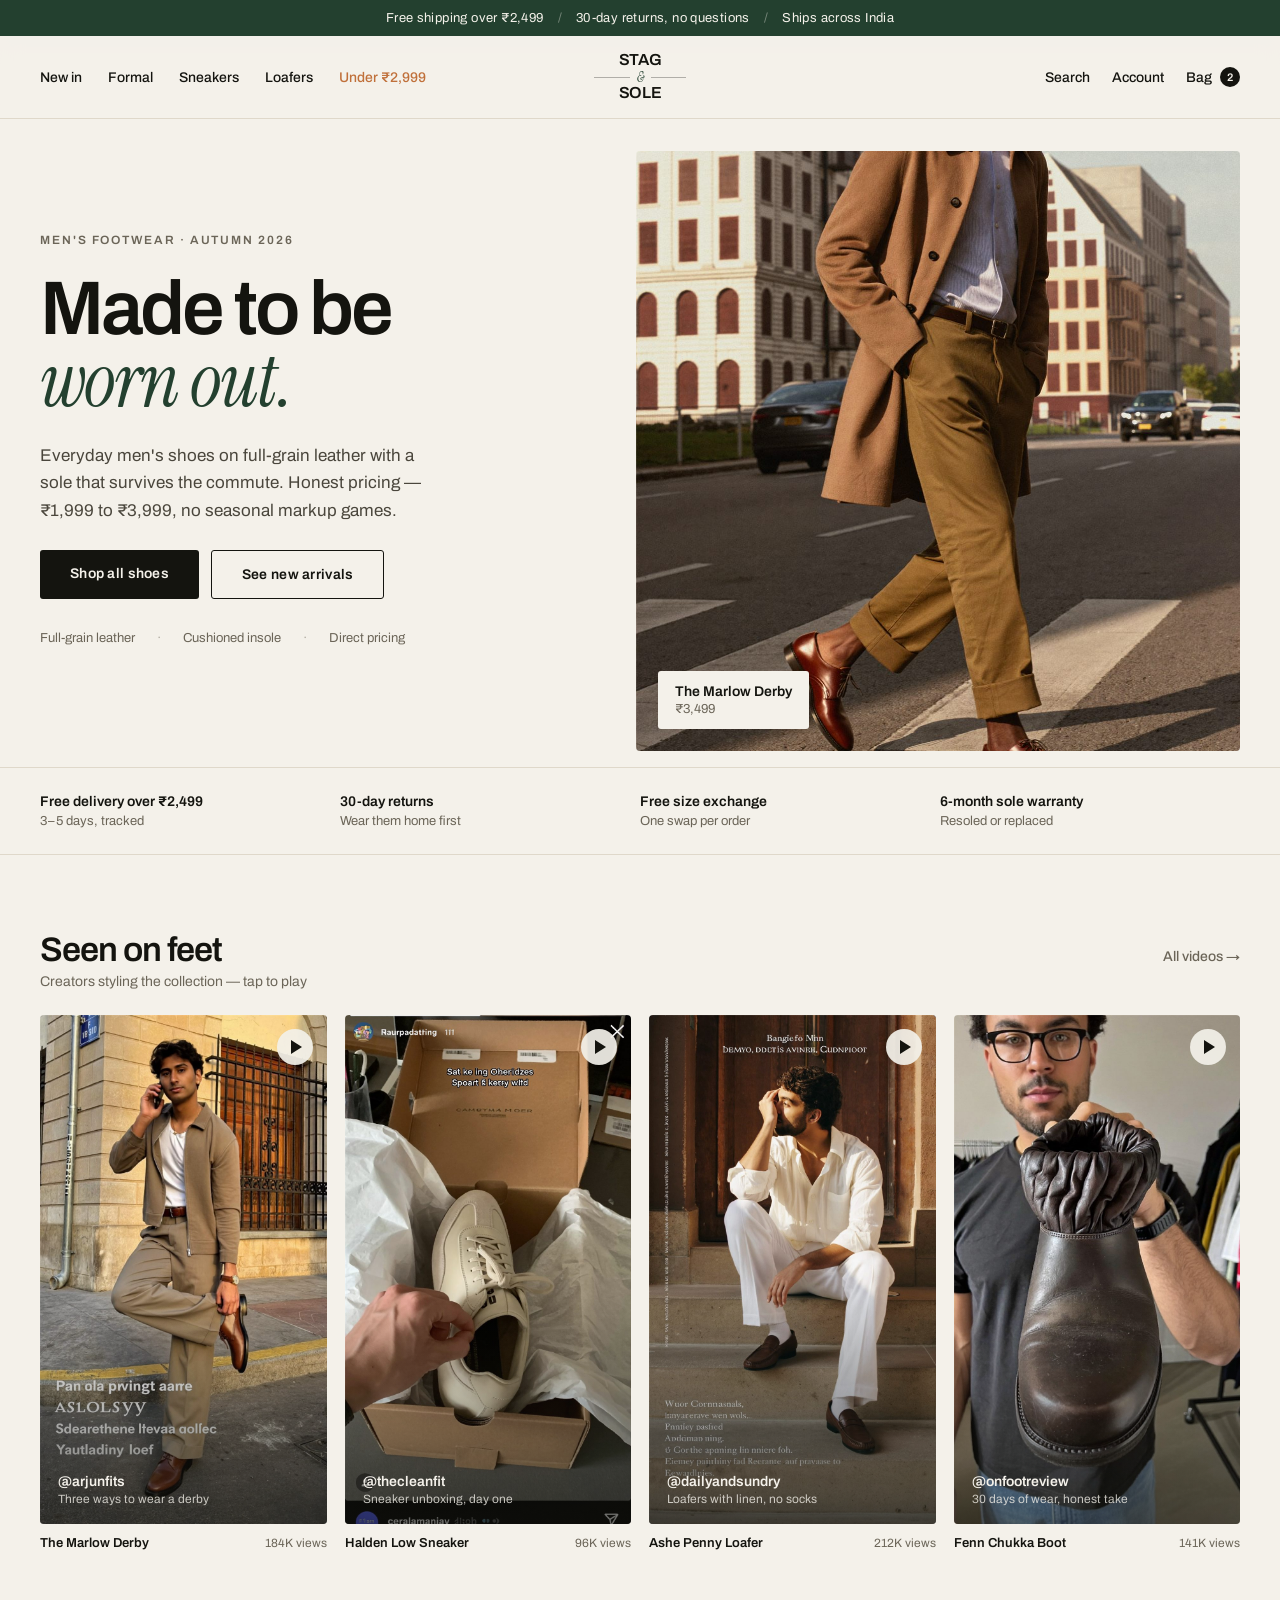
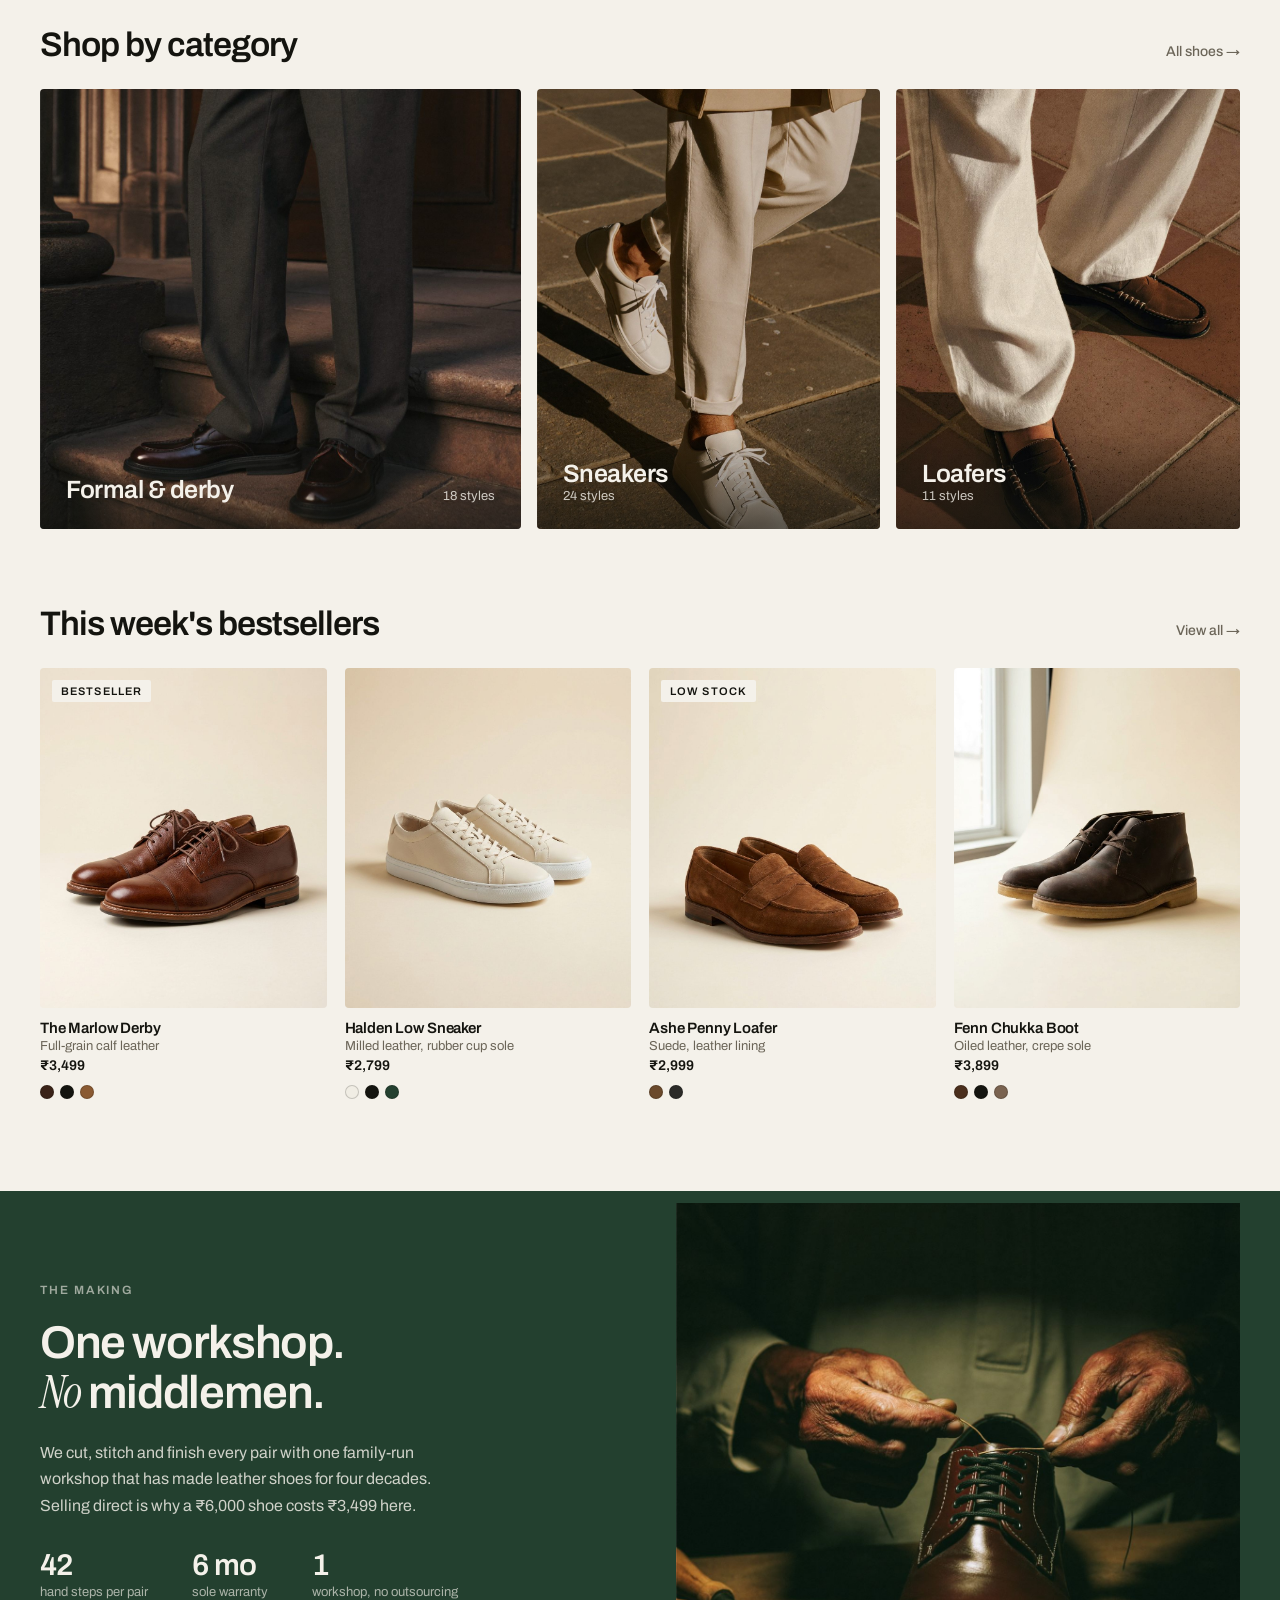
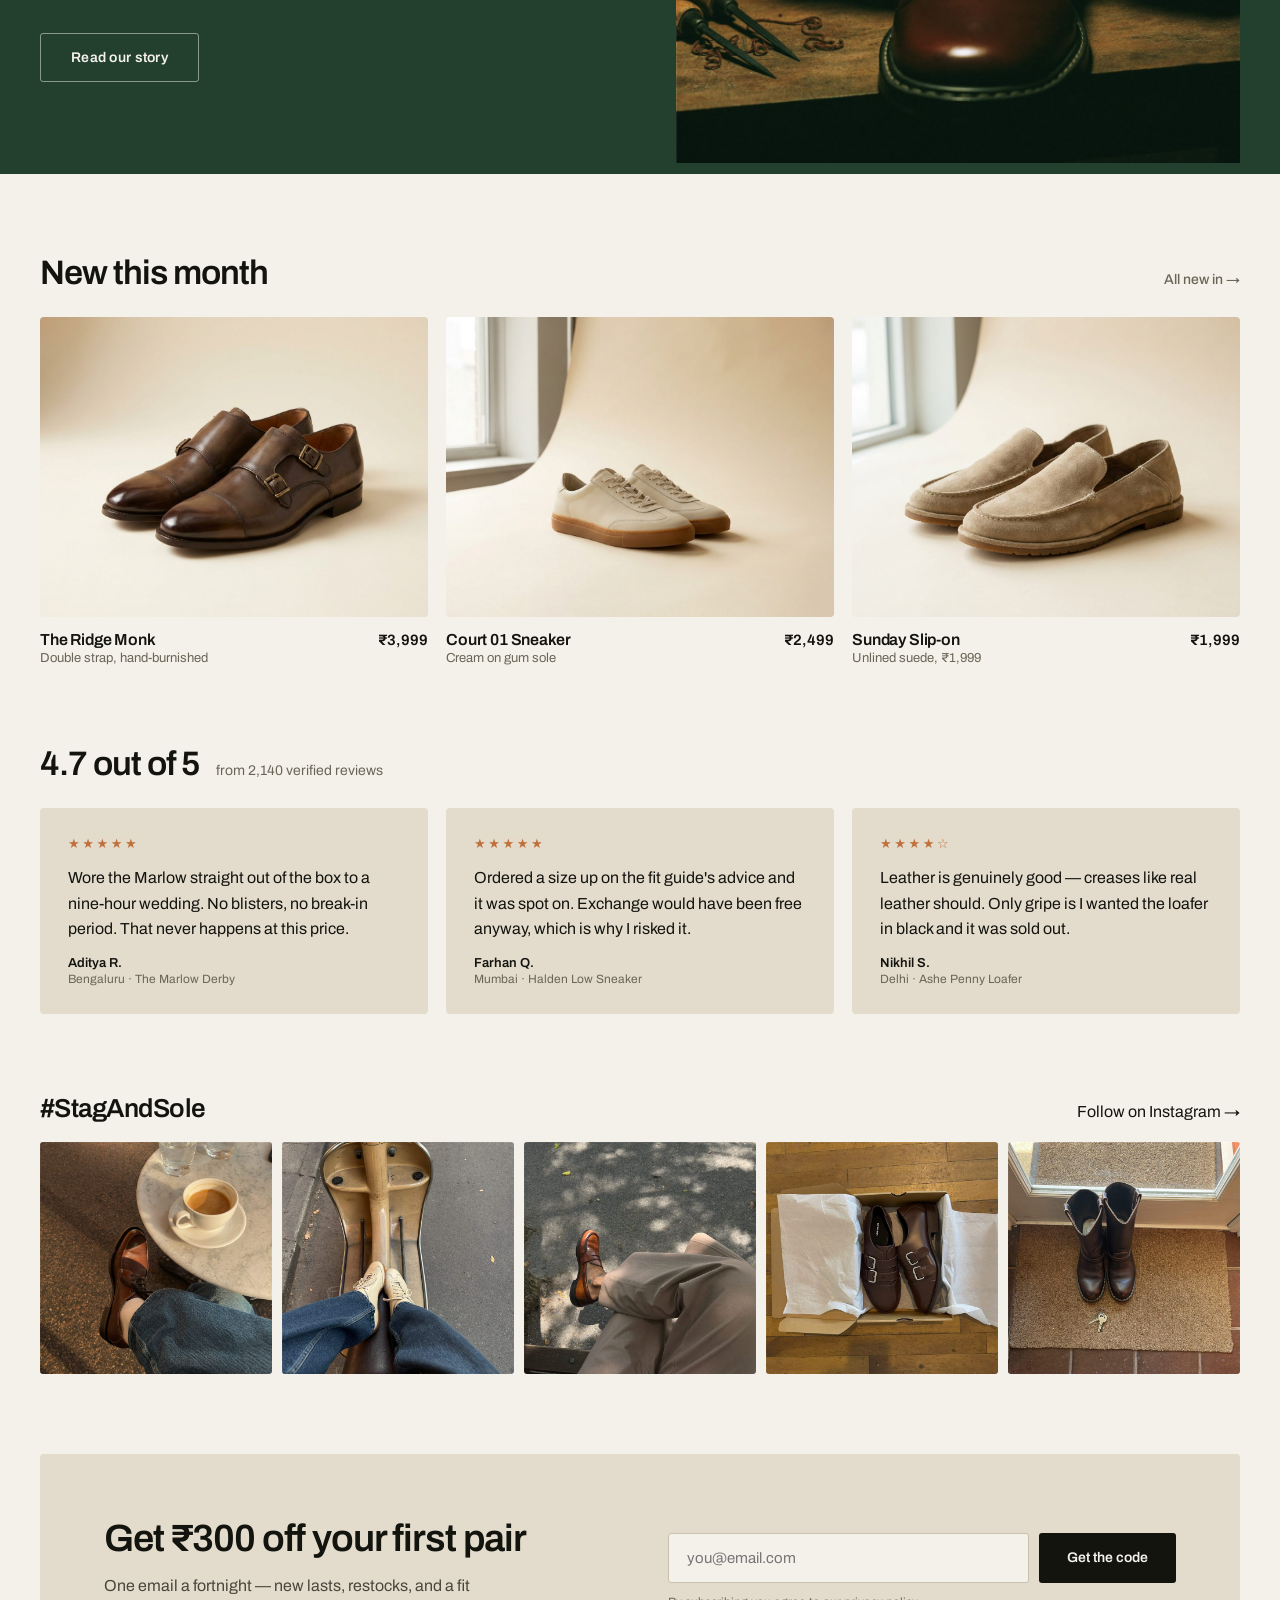
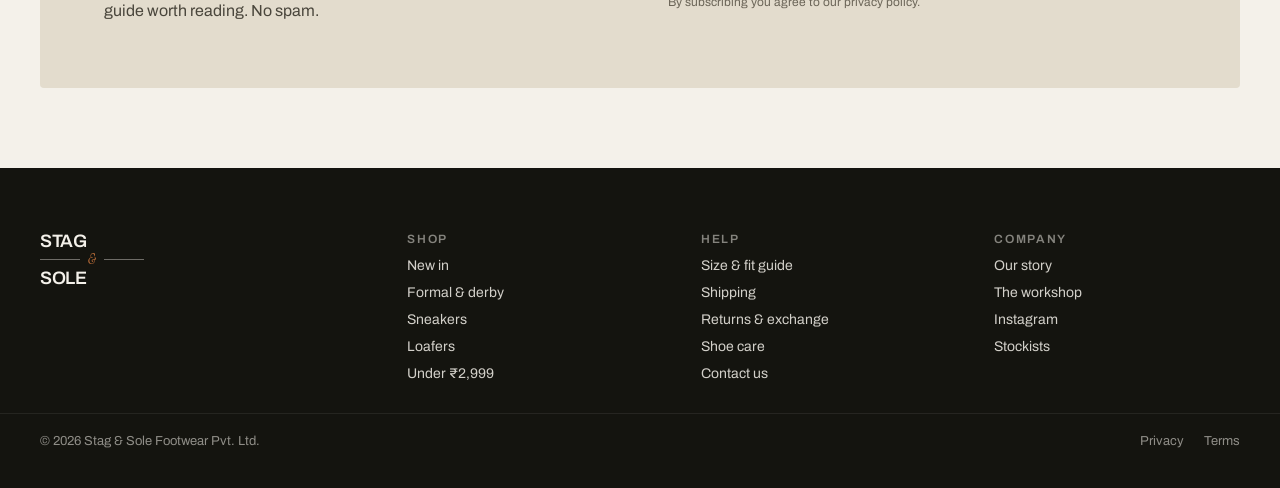
<file: index.html>
<!DOCTYPE html>
<html lang="en">
<head>
<meta charset="utf-8">
<meta name="viewport" content="width=device-width, initial-scale=1">
<title>Stag &amp; Sole — Men's leather shoes, made to be worn out</title>
<meta name="description" content="Everyday men's shoes on full-grain leather with a sole that survives the commute. Honest pricing — ₹1,999 to ₹3,999, no seasonal markup games. Ships across India.">
<link rel="icon" type="image/svg+xml" href="favicon.svg">
<meta property="og:title" content="Stag &amp; Sole — Made to be worn out.">
<meta property="og:description" content="Everyday men's shoes on full-grain leather. Honest pricing, one workshop, no middlemen.">
<meta property="og:type" content="website">
<meta property="og:image" content="images/hero.jpg">
<link rel="preconnect" href="https://fonts.googleapis.com">
<link rel="preconnect" href="https://fonts.gstatic.com" crossorigin>
<link href="https://fonts.googleapis.com/css2?family=Archivo:wght@400;500;600;700&family=Instrument+Serif:ital@0;1&display=swap" rel="stylesheet">
<link rel="stylesheet" href="styles.css">
</head>
<body>

<div class="announce">
  <span>Free shipping over ₹2,499</span>
  <span class="sep optional">/</span>
  <span class="optional">30-day returns, no questions</span>
  <span class="sep optional">/</span>
  <span class="optional">Ships across India</span>
</div>

<header class="site-header">
  <div class="wrap site-header__in">
    <nav class="site-nav" aria-label="Primary">
      <a href="#new">New in</a>
      <a href="#categories">Formal</a>
      <a href="#categories">Sneakers</a>
      <a href="#categories">Loafers</a>
      <a href="#bestsellers" class="is-accent">Under ₹2,999</a>
    </nav>
    <a href="#" class="logo" aria-label="Stag and Sole — home">
      <span class="logo__word">STAG</span>
      <span class="logo__amp-row" aria-hidden="true">
        <span class="logo__rule"></span>
        <span class="logo__amp">&amp;</span>
        <span class="logo__rule"></span>
      </span>
      <span class="logo__word">SOLE</span>
    </a>
    <div class="header-actions">
      <a href="#">Search</a>
      <a href="#">Account</a>
      <a href="#" class="bag">Bag <span class="bag__count">2</span></a>
    </div>
  </div>
</header>

<main>

  <!-- ============ hero ============ -->
  <section class="wrap hero">
    <div class="hero__copy">
      <div class="eyebrow">Men's footwear · Autumn 2026</div>
      <h1 class="hero__title">Made to be<br><span class="serif">worn out.</span></h1>
      <p class="hero__lede">Everyday men's shoes on full-grain leather with a sole that survives the commute. Honest pricing — ₹1,999 to ₹3,999, no seasonal markup games.</p>
      <div class="hero__ctas">
        <a href="#bestsellers" class="btn btn--dark">Shop all shoes</a>
        <a href="#new" class="btn btn--outline">See new arrivals</a>
      </div>
      <div class="hero__points">
        <span>Full-grain leather</span>
        <span class="dot">·</span>
        <span>Cushioned insole</span>
        <span class="dot">·</span>
        <span>Direct pricing</span>
      </div>
    </div>
    <div class="hero__media">
      <img class="slot-img" src="images/hero.jpg" alt="Man mid-stride on a city street wearing chestnut brown leather derby shoes" fetchpriority="high">
      <div class="hero__card">
        <span class="hero__card-name">The Marlow Derby</span>
        <span class="hero__card-price">₹3,499</span>
      </div>
    </div>
  </section>

  <!-- ============ USP strip ============ -->
  <section class="usp">
    <div class="wrap usp__in">
      <div class="usp__item">
        <span class="usp__title">Free delivery over ₹2,499</span>
        <span class="usp__sub">3–5 days, tracked</span>
      </div>
      <div class="usp__item">
        <span class="usp__title">30-day returns</span>
        <span class="usp__sub">Wear them home first</span>
      </div>
      <div class="usp__item">
        <span class="usp__title">Free size exchange</span>
        <span class="usp__sub">One swap per order</span>
      </div>
      <div class="usp__item">
        <span class="usp__title">6-month sole warranty</span>
        <span class="usp__sub">Resoled or replaced</span>
      </div>
    </div>
  </section>

  <!-- ============ seen on feet ============ -->
  <section class="wrap section">
    <div class="section-head">
      <div class="section-head__stack">
        <h2>Seen on feet</h2>
        <span class="sub">Creators styling the collection — tap to play</span>
      </div>
      <a href="#" class="more">All videos →</a>
    </div>
    <div class="reels">
      <a href="#" class="reel">
        <div class="reel__media">
          <img class="slot-img" src="images/v-1.jpg" alt="Creator @arjunfits styling derby shoes on a street corner" loading="lazy">
          <div class="reel__shade"></div>
          <div class="reel__play"><span></span></div>
          <div class="reel__caption">
            <span class="reel__handle">@arjunfits</span>
            <span class="reel__note">Three ways to wear a derby</span>
          </div>
        </div>
        <div class="reel__meta">
          <span class="reel__product">The Marlow Derby</span>
          <span class="reel__views">184K views</span>
        </div>
      </a>
      <a href="#" class="reel">
        <div class="reel__media">
          <img class="slot-img" src="images/v-2.jpg" alt="Creator @thecleanfit unboxing cream leather sneakers" loading="lazy">
          <div class="reel__shade"></div>
          <div class="reel__play"><span></span></div>
          <div class="reel__caption">
            <span class="reel__handle">@thecleanfit</span>
            <span class="reel__note">Sneaker unboxing, day one</span>
          </div>
        </div>
        <div class="reel__meta">
          <span class="reel__product">Halden Low Sneaker</span>
          <span class="reel__views">96K views</span>
        </div>
      </a>
      <a href="#" class="reel">
        <div class="reel__media">
          <img class="slot-img" src="images/v-3.jpg" alt="Creator @dailyandsundry wearing suede loafers with linen, no socks" loading="lazy">
          <div class="reel__shade"></div>
          <div class="reel__play"><span></span></div>
          <div class="reel__caption">
            <span class="reel__handle">@dailyandsundry</span>
            <span class="reel__note">Loafers with linen, no socks</span>
          </div>
        </div>
        <div class="reel__meta">
          <span class="reel__product">Ashe Penny Loafer</span>
          <span class="reel__views">212K views</span>
        </div>
      </a>
      <a href="#" class="reel">
        <div class="reel__media">
          <img class="slot-img" src="images/v-4.jpg" alt="Creator @onfootreview showing a worn chukka boot after 30 days" loading="lazy">
          <div class="reel__shade"></div>
          <div class="reel__play"><span></span></div>
          <div class="reel__caption">
            <span class="reel__handle">@onfootreview</span>
            <span class="reel__note">30 days of wear, honest take</span>
          </div>
        </div>
        <div class="reel__meta">
          <span class="reel__product">Fenn Chukka Boot</span>
          <span class="reel__views">141K views</span>
        </div>
      </a>
    </div>
  </section>

  <!-- ============ categories ============ -->
  <section class="wrap section" id="categories">
    <div class="section-head">
      <h2>Shop by category</h2>
      <a href="#" class="more">All shoes →</a>
    </div>
    <div class="cats">
      <a href="#" class="cat cat--wide">
        <img class="slot-img" src="images/cat-formal.jpg" alt="Polished brown derby shoes with tailored charcoal trousers" loading="lazy">
        <div class="cat__overlay cat__overlay--row">
          <span class="cat__name">Formal &amp; derby</span>
          <span class="cat__count">18 styles</span>
        </div>
      </a>
      <a href="#" class="cat">
        <img class="slot-img" src="images/cat-sneaker.jpg" alt="Cream leather sneakers with cuffed chinos on a sunlit sidewalk" loading="lazy">
        <div class="cat__overlay">
          <span class="cat__name">Sneakers</span>
          <span class="cat__count">24 styles</span>
        </div>
      </a>
      <a href="#" class="cat">
        <img class="slot-img" src="images/cat-loafer.jpg" alt="Tobacco suede penny loafers worn sockless with linen trousers" loading="lazy">
        <div class="cat__overlay">
          <span class="cat__name">Loafers</span>
          <span class="cat__count">11 styles</span>
        </div>
      </a>
    </div>
  </section>

  <!-- ============ bestsellers ============ -->
  <section class="wrap section" id="bestsellers">
    <div class="section-head">
      <h2>This week's bestsellers</h2>
      <a href="#" class="more">View all →</a>
    </div>
    <div class="products">
      <a href="#" class="product">
        <div class="product__media">
          <img class="slot-img" src="images/p-1.jpg" alt="The Marlow Derby in chestnut full-grain calf leather" loading="lazy">
          <span class="product__tag">Bestseller</span>
        </div>
        <div class="product__info">
          <span class="product__name">The Marlow Derby</span>
          <span class="product__material">Full-grain calf leather</span>
          <span class="product__price">₹3,499</span>
        </div>
        <div class="product__colors">
          <span class="swatch" style="background:#3A2318"></span>
          <span class="swatch" style="background:#14140F"></span>
          <span class="swatch" style="background:#8A5A32"></span>
        </div>
      </a>
      <a href="#" class="product">
        <div class="product__media">
          <img class="slot-img" src="images/p-2.jpg" alt="Halden Low Sneaker in ivory milled leather on a rubber cup sole" loading="lazy">
        </div>
        <div class="product__info">
          <span class="product__name">Halden Low Sneaker</span>
          <span class="product__material">Milled leather, rubber cup sole</span>
          <span class="product__price">₹2,799</span>
        </div>
        <div class="product__colors">
          <span class="swatch" style="background:#F0EDE4"></span>
          <span class="swatch" style="background:#14140F"></span>
          <span class="swatch" style="background:#23402F"></span>
        </div>
      </a>
      <a href="#" class="product">
        <div class="product__media">
          <img class="slot-img" src="images/p-3.jpg" alt="Ashe Penny Loafer in tobacco brown suede" loading="lazy">
          <span class="product__tag">Low stock</span>
        </div>
        <div class="product__info">
          <span class="product__name">Ashe Penny Loafer</span>
          <span class="product__material">Suede, leather lining</span>
          <span class="product__price">₹2,999</span>
        </div>
        <div class="product__colors">
          <span class="swatch" style="background:#6B4A2C"></span>
          <span class="swatch" style="background:#2B2B28"></span>
        </div>
      </a>
      <a href="#" class="product">
        <div class="product__media">
          <img class="slot-img" src="images/p-4.jpg" alt="Fenn Chukka Boot in oiled leather on a crepe sole" loading="lazy">
        </div>
        <div class="product__info">
          <span class="product__name">Fenn Chukka Boot</span>
          <span class="product__material">Oiled leather, crepe sole</span>
          <span class="product__price">₹3,899</span>
        </div>
        <div class="product__colors">
          <span class="swatch" style="background:#4A2E1C"></span>
          <span class="swatch" style="background:#14140F"></span>
          <span class="swatch" style="background:#7A6350"></span>
        </div>
      </a>
    </div>
  </section>

  <!-- ============ the making ============ -->
  <section class="making">
    <div class="wrap making__in">
      <div class="making__copy">
        <div class="eyebrow">The making</div>
        <h2 class="making__title">One workshop.<br><span class="serif">No</span> middlemen.</h2>
        <p class="making__body">We cut, stitch and finish every pair with one family-run workshop that has made leather shoes for four decades. Selling direct is why a ₹6,000 shoe costs ₹3,499 here.</p>
        <div class="making__stats">
          <div class="stat">
            <span class="stat__value">42</span>
            <span class="stat__label">hand steps per pair</span>
          </div>
          <div class="stat">
            <span class="stat__value">6 mo</span>
            <span class="stat__label">sole warranty</span>
          </div>
          <div class="stat">
            <span class="stat__value">1</span>
            <span class="stat__label">workshop, no outsourcing</span>
          </div>
        </div>
        <a href="#" class="btn btn--ghost-light making__cta">Read our story</a>
      </div>
      <div class="making__media">
        <img class="slot-img" src="images/craft.jpg" alt="A shoemaker's hands stitching the welt of a leather derby shoe" loading="lazy">
      </div>
    </div>
  </section>

  <!-- ============ new this month ============ -->
  <section class="wrap section--roomy section" id="new">
    <div class="section-head">
      <h2>New this month</h2>
      <a href="#" class="more">All new in →</a>
    </div>
    <div class="new-grid">
      <a href="#" class="new-card">
        <div class="new-card__media">
          <img class="slot-img" src="images/n-1.jpg" alt="The Ridge Monk — double strap, hand-burnished espresso leather" loading="lazy">
        </div>
        <div class="new-card__meta">
          <div class="new-card__stack">
            <span class="new-card__name">The Ridge Monk</span>
            <span class="new-card__note">Double strap, hand-burnished</span>
          </div>
          <span class="new-card__price">₹3,999</span>
        </div>
      </a>
      <a href="#" class="new-card">
        <div class="new-card__media">
          <img class="slot-img" src="images/n-2.jpg" alt="Court 01 Sneaker — cream leather on a gum sole" loading="lazy">
        </div>
        <div class="new-card__meta">
          <div class="new-card__stack">
            <span class="new-card__name">Court 01 Sneaker</span>
            <span class="new-card__note">Cream on gum sole</span>
          </div>
          <span class="new-card__price">₹2,499</span>
        </div>
      </a>
      <a href="#" class="new-card">
        <div class="new-card__media">
          <img class="slot-img" src="images/n-3.jpg" alt="Sunday Slip-on — unlined sand suede" loading="lazy">
        </div>
        <div class="new-card__meta">
          <div class="new-card__stack">
            <span class="new-card__name">Sunday Slip-on</span>
            <span class="new-card__note">Unlined suede, ₹1,999</span>
          </div>
          <span class="new-card__price">₹1,999</span>
        </div>
      </a>
    </div>
  </section>

  <!-- ============ reviews ============ -->
  <section class="wrap section--roomy section">
    <div class="reviews-head">
      <h2>4.7 out of 5</h2>
      <span class="sub">from 2,140 verified reviews</span>
    </div>
    <div class="reviews">
      <div class="review">
        <span class="review__stars" aria-label="5 out of 5 stars">★★★★★</span>
        <p class="review__quote">Wore the Marlow straight out of the box to a nine-hour wedding. No blisters, no break-in period. That never happens at this price.</p>
        <div class="review__who">
          <span class="review__name">Aditya R.</span>
          <span class="review__meta">Bengaluru · The Marlow Derby</span>
        </div>
      </div>
      <div class="review">
        <span class="review__stars" aria-label="5 out of 5 stars">★★★★★</span>
        <p class="review__quote">Ordered a size up on the fit guide's advice and it was spot on. Exchange would have been free anyway, which is why I risked it.</p>
        <div class="review__who">
          <span class="review__name">Farhan Q.</span>
          <span class="review__meta">Mumbai · Halden Low Sneaker</span>
        </div>
      </div>
      <div class="review">
        <span class="review__stars" aria-label="4 out of 5 stars">★★★★☆</span>
        <p class="review__quote">Leather is genuinely good — creases like real leather should. Only gripe is I wanted the loafer in black and it was sold out.</p>
        <div class="review__who">
          <span class="review__name">Nikhil S.</span>
          <span class="review__meta">Delhi · Ashe Penny Loafer</span>
        </div>
      </div>
    </div>
  </section>

  <!-- ============ UGC ============ -->
  <section class="wrap section--roomy section">
    <div class="ugc-head">
      <h2>#StagAndSole</h2>
      <a href="#" class="more">Follow on Instagram →</a>
    </div>
    <div class="ugc">
      <div class="ugc__tile"><img class="slot-img" src="images/ugc-1.jpg" alt="Derby shoes under a cafe table beside a cup of filter coffee" loading="lazy"></div>
      <div class="ugc__tile"><img class="slot-img" src="images/ugc-2.jpg" alt="Cream sneakers resting on a vintage scooter footboard" loading="lazy"></div>
      <div class="ugc__tile"><img class="slot-img" src="images/ugc-3.jpg" alt="Suede loafers with rolled chinos on a park bench" loading="lazy"></div>
      <div class="ugc__tile"><img class="slot-img" src="images/ugc-4.jpg" alt="Open shoebox flatlay revealing double monk strap shoes" loading="lazy"></div>
      <div class="ugc__tile"><img class="slot-img" src="images/ugc-5.jpg" alt="Chukka boots by the front door with house keys" loading="lazy"></div>
    </div>
  </section>

  <!-- ============ newsletter ============ -->
  <section class="wrap newsletter">
    <div class="newsletter__card">
      <div>
        <h2 class="newsletter__title">Get ₹300 off your first pair</h2>
        <p class="newsletter__body" style="margin-top:14px">One email a fortnight — new lasts, restocks, and a fit guide worth reading. No spam.</p>
      </div>
      <form class="newsletter__form" id="newsletter-form">
        <div class="newsletter__row">
          <input class="newsletter__input" type="email" placeholder="you@email.com" aria-label="Email address" required>
          <button class="newsletter__btn" type="submit">Get the code</button>
        </div>
        <span class="newsletter__note">By subscribing you agree to our privacy policy.</span>
      </form>
    </div>
  </section>

</main>

<footer class="site-footer">
  <div class="wrap site-footer__in">
    <div>
      <div class="logo" aria-label="Stag and Sole">
        <span class="logo__word">STAG</span>
        <span class="logo__amp-row" aria-hidden="true">
          <span class="logo__rule"></span>
          <span class="logo__amp">&amp;</span>
          <span class="logo__rule"></span>
        </span>
        <span class="logo__word">SOLE</span>
      </div>
    </div>
    <nav class="footer-col" aria-label="Shop">
      <span class="footer-col__title">Shop</span>
      <a href="#new">New in</a>
      <a href="#categories">Formal &amp; derby</a>
      <a href="#categories">Sneakers</a>
      <a href="#categories">Loafers</a>
      <a href="#bestsellers">Under ₹2,999</a>
    </nav>
    <nav class="footer-col" aria-label="Help">
      <span class="footer-col__title">Help</span>
      <a href="#">Size &amp; fit guide</a>
      <a href="#">Shipping</a>
      <a href="#">Returns &amp; exchange</a>
      <a href="#">Shoe care</a>
      <a href="#">Contact us</a>
    </nav>
    <nav class="footer-col" aria-label="Company">
      <span class="footer-col__title">Company</span>
      <a href="#">Our story</a>
      <a href="#">The workshop</a>
      <a href="#">Instagram</a>
      <a href="#">Stockists</a>
    </nav>
  </div>
  <div class="wrap site-footer__bottom">
    <span>© 2026 Stag &amp; Sole Footwear Pvt. Ltd.</span>
    <span class="legal">
      <a href="#">Privacy</a>
      <a href="#">Terms</a>
    </span>
  </div>
</footer>

<script>
  document.getElementById('newsletter-form').addEventListener('submit', function (e) {
    e.preventDefault();
    var btn = this.querySelector('.newsletter__btn');
    btn.textContent = 'Check your inbox ✓';
    btn.disabled = true;
  });
</script>

</body>
</html>
</file>
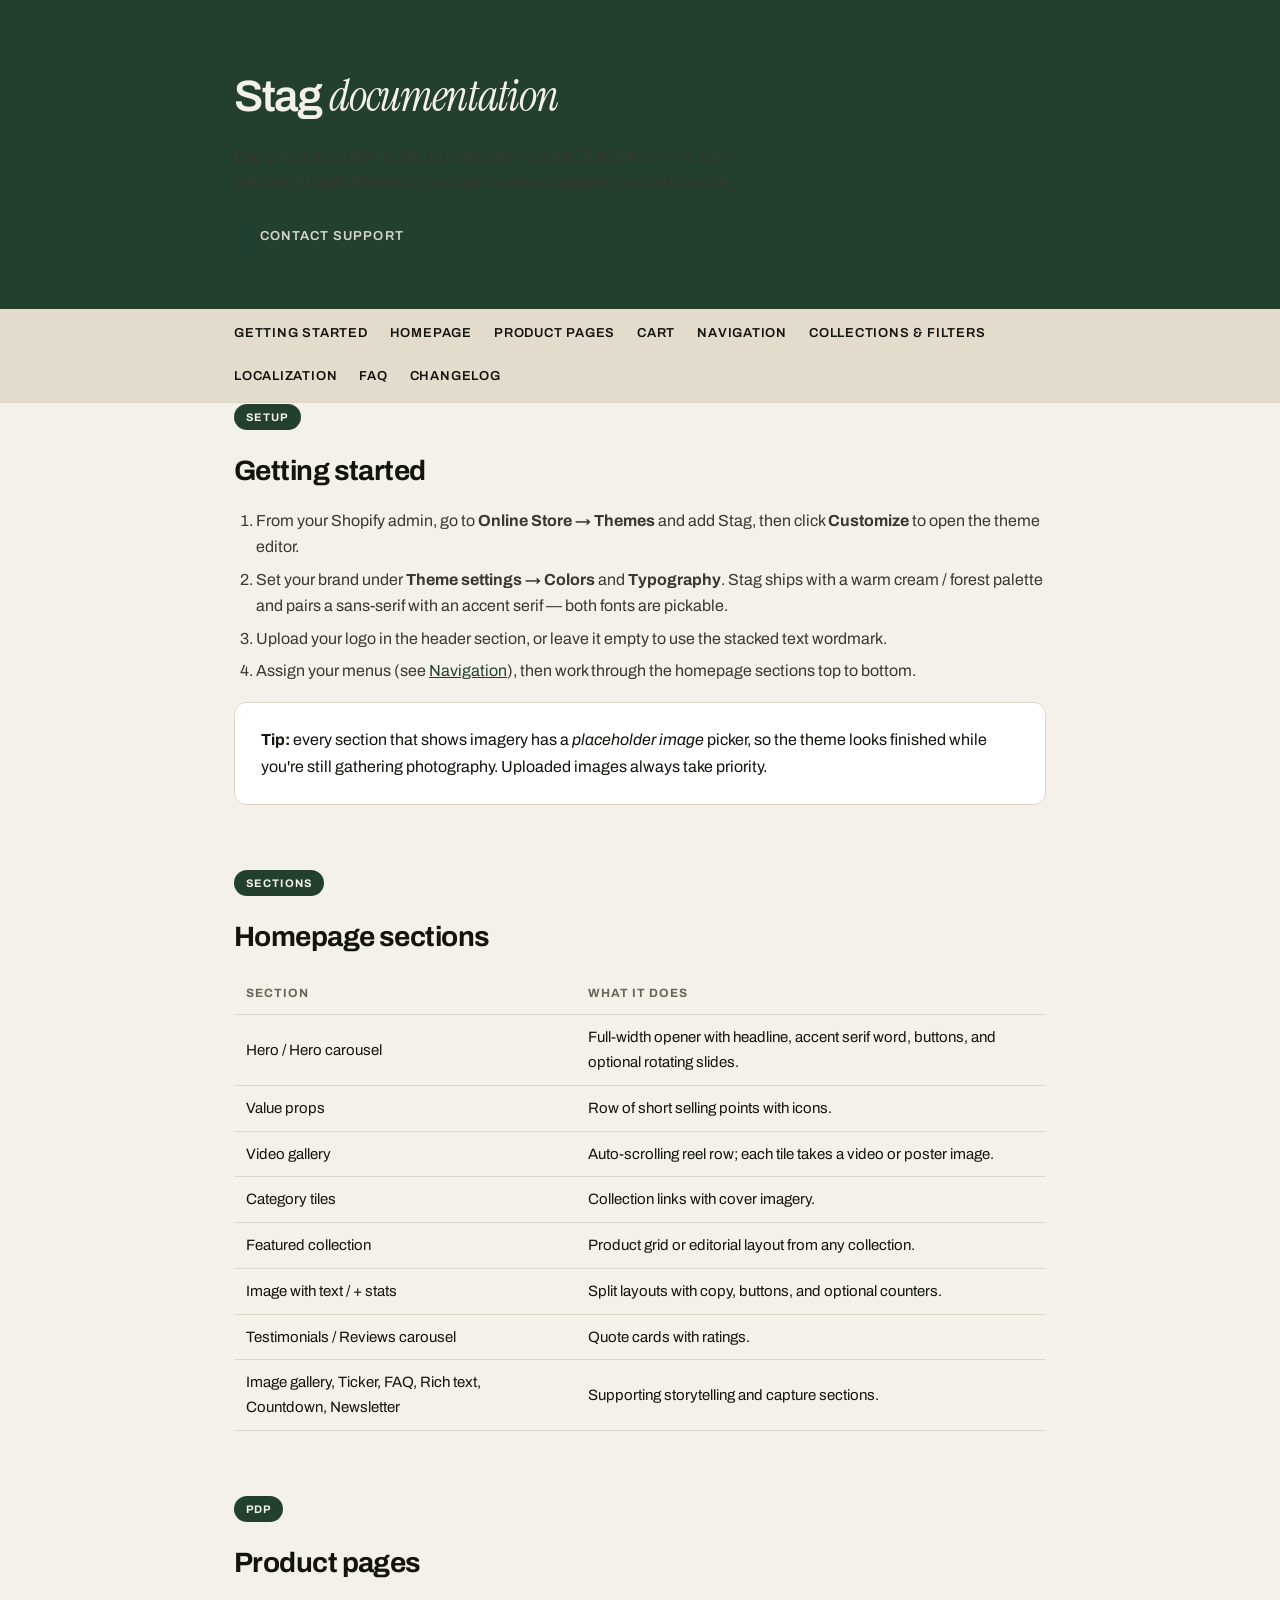
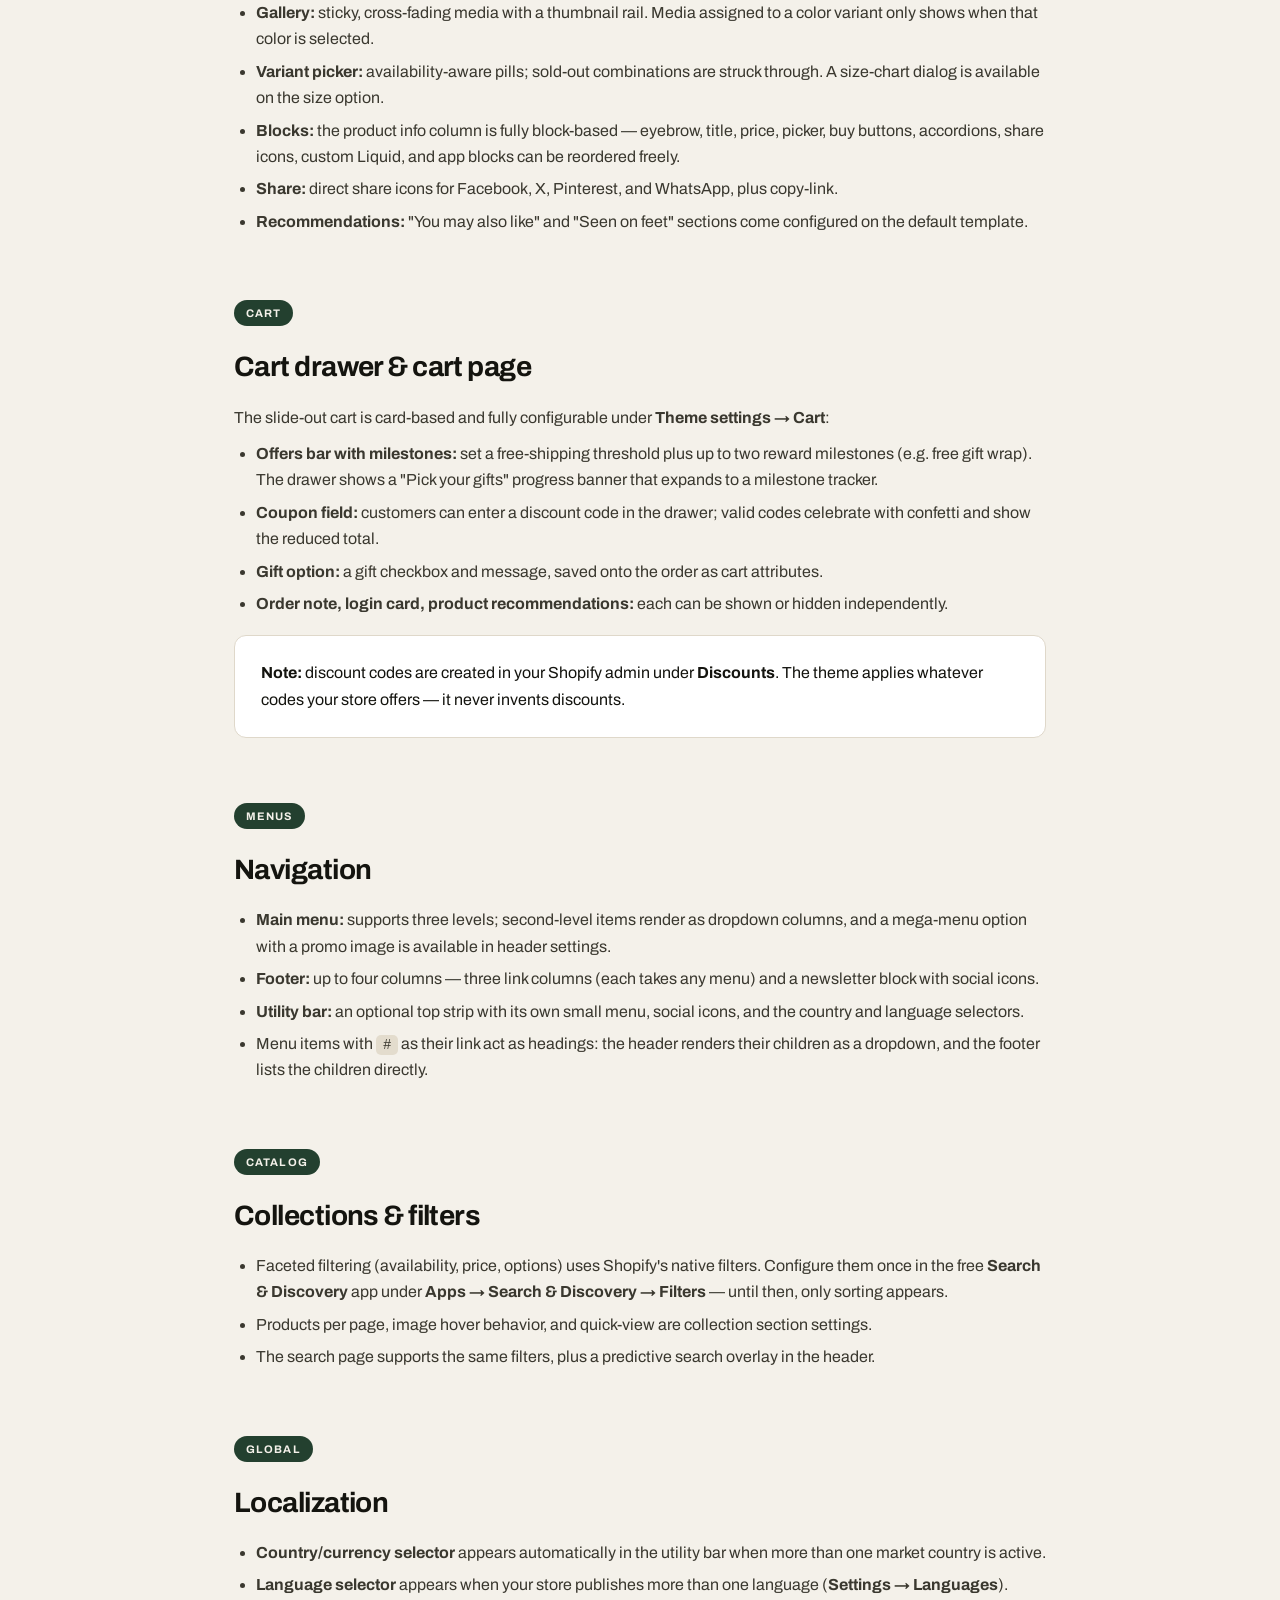
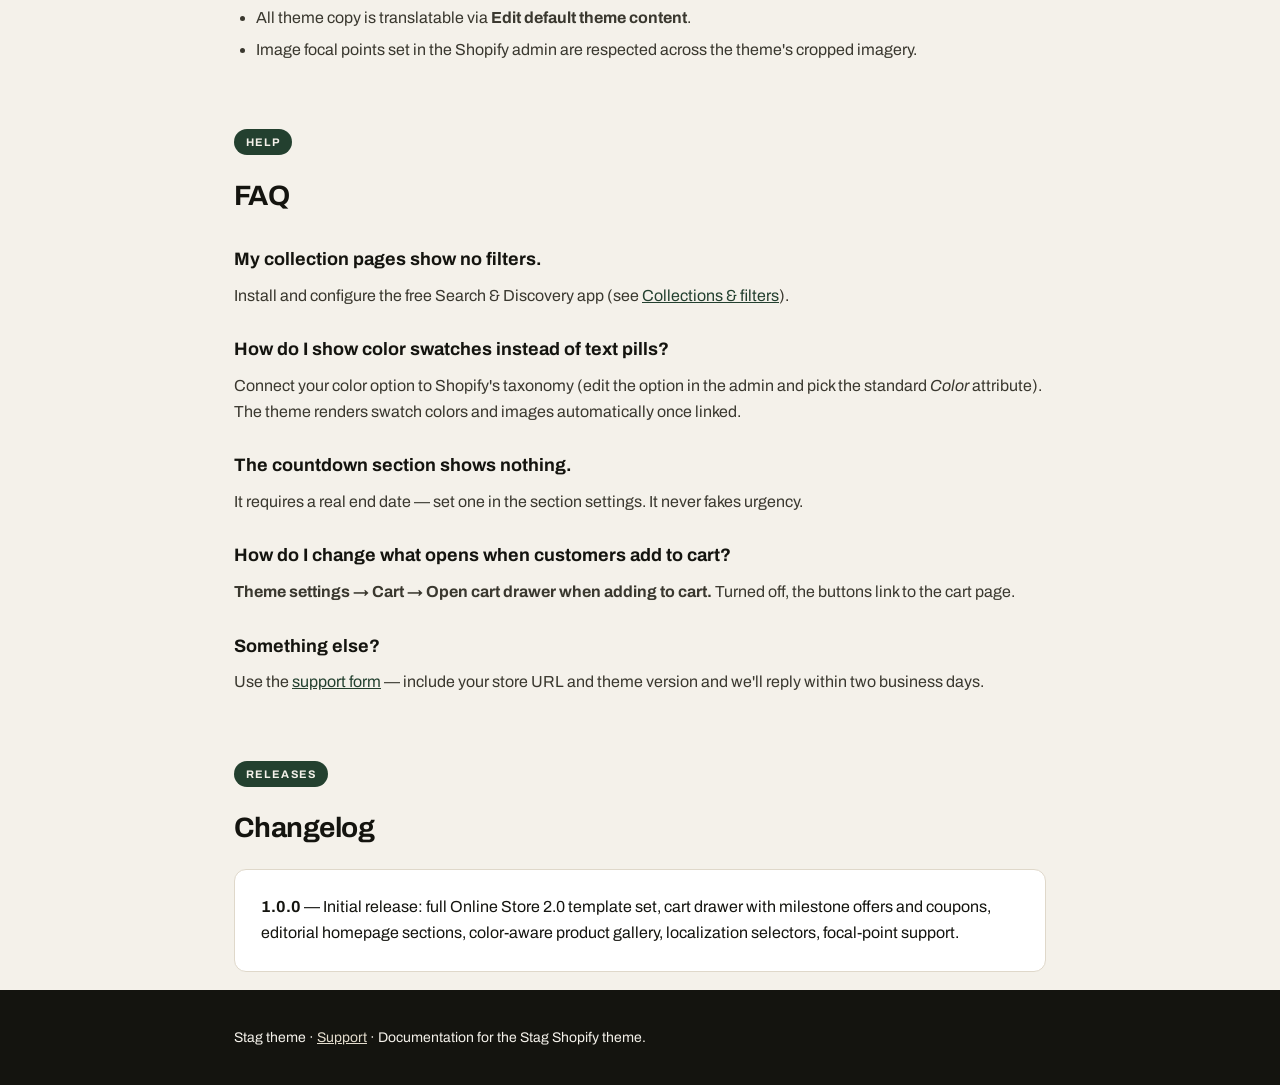
<file: docs/index.html>
<!doctype html>
<html lang="en">
<head>
<meta charset="utf-8">
<meta name="viewport" content="width=device-width, initial-scale=1">
<title>Stag Theme Documentation</title>
<meta name="description" content="Setup guide and documentation for the Stag Shopify theme.">
<link rel="preconnect" href="https://fonts.googleapis.com">
<link href="https://fonts.googleapis.com/css2?family=Archivo:wght@400;500;600;700&family=Instrument+Serif&display=swap" rel="stylesheet">
<style>
  :root{--cream:#F4F1EA;--sand:#E3DCCD;--ink:#14140F;--forest:#23402F;--tan:#C0703A;--muted:#6B6558;--line:#DFD8CA}
  *{box-sizing:border-box;margin:0}
  body{font-family:'Archivo',system-ui,sans-serif;background:var(--cream);color:var(--ink);line-height:1.65;font-size:16px}
  .wrap{max-width:860px;margin:0 auto;padding:0 24px}
  header.site{background:var(--forest);color:var(--cream);padding:60px 0 48px}
  header.site h1{font-size:44px;letter-spacing:-.03em;font-weight:600}
  header.site h1 em{font-family:'Instrument Serif',serif;font-style:italic;font-weight:400}
  header.site p{margin-top:10px;opacity:.85;max-width:560px}
  nav.toc{background:var(--sand);border-bottom:1px solid var(--line)}
  nav.toc .wrap{display:flex;gap:22px;flex-wrap:wrap;padding-top:14px;padding-bottom:14px}
  nav.toc a{color:var(--ink);text-decoration:none;font-size:13px;font-weight:600;letter-spacing:.06em;text-transform:uppercase}
  nav.toc a:hover{color:var(--tan)}
  main{padding:56px 0 90px}
  section+section{margin-top:64px}
  h2{font-size:28px;letter-spacing:-.02em;margin-bottom:14px;padding-top:8px}
  h3{font-size:18px;margin:26px 0 8px}
  p,li{color:#3a382f}
  ul,ol{padding-left:22px;margin:10px 0}
  li{margin:6px 0}
  code{background:var(--sand);padding:2px 7px;border-radius:5px;font-size:14px}
  .card{background:#fff;border:1px solid var(--line);border-radius:12px;padding:24px 26px;margin:18px 0}
  .pill{display:inline-block;background:var(--forest);color:var(--cream);font-size:11px;font-weight:700;letter-spacing:.1em;text-transform:uppercase;border-radius:999px;padding:4px 12px;margin-bottom:10px}
  table{width:100%;border-collapse:collapse;margin:14px 0;font-size:15px}
  th,td{text-align:left;padding:10px 12px;border-bottom:1px solid var(--line)}
  th{font-size:12px;letter-spacing:.08em;text-transform:uppercase;color:var(--muted)}
  a{color:var(--forest)}
  footer.site{background:var(--ink);color:var(--cream);padding:36px 0;font-size:14px}
  footer.site a{color:var(--sand)}
  .btn{display:inline-block;background:var(--forest);color:var(--cream);text-decoration:none;font-weight:600;font-size:13px;letter-spacing:.08em;text-transform:uppercase;padding:13px 26px;border-radius:8px}
  .btn:hover{background:#1a3024}
</style>
</head>
<body>
<header class="site">
  <div class="wrap">
    <h1>Stag <em>documentation</em></h1>
    <p>Everything you need to set up and customize the Stag theme — a warm, editorial Shopify theme for premium footwear, apparel, and craft brands.</p>
    <p style="margin-top:18px"><a class="btn" href="support.html">Contact support</a></p>
  </div>
</header>

<nav class="toc"><div class="wrap">
  <a href="#getting-started">Getting started</a>
  <a href="#homepage">Homepage</a>
  <a href="#products">Product pages</a>
  <a href="#cart">Cart</a>
  <a href="#navigation">Navigation</a>
  <a href="#collections">Collections &amp; filters</a>
  <a href="#localization">Localization</a>
  <a href="#faq">FAQ</a>
  <a href="#changelog">Changelog</a>
</div></nav>

<main class="wrap">
  <section id="getting-started">
    <span class="pill">Setup</span>
    <h2>Getting started</h2>
    <ol>
      <li>From your Shopify admin, go to <strong>Online Store → Themes</strong> and add Stag, then click <strong>Customize</strong> to open the theme editor.</li>
      <li>Set your brand under <strong>Theme settings → Colors</strong> and <strong>Typography</strong>. Stag ships with a warm cream / forest palette and pairs a sans-serif with an accent serif — both fonts are pickable.</li>
      <li>Upload your logo in the header section, or leave it empty to use the stacked text wordmark.</li>
      <li>Assign your menus (see <a href="#navigation">Navigation</a>), then work through the homepage sections top to bottom.</li>
    </ol>
    <div class="card"><strong>Tip:</strong> every section that shows imagery has a <em>placeholder image</em> picker, so the theme looks finished while you're still gathering photography. Uploaded images always take priority.</div>
  </section>

  <section id="homepage">
    <span class="pill">Sections</span>
    <h2>Homepage sections</h2>
    <table>
      <tr><th>Section</th><th>What it does</th></tr>
      <tr><td>Hero / Hero carousel</td><td>Full-width opener with headline, accent serif word, buttons, and optional rotating slides.</td></tr>
      <tr><td>Value props</td><td>Row of short selling points with icons.</td></tr>
      <tr><td>Video gallery</td><td>Auto-scrolling reel row; each tile takes a video or poster image.</td></tr>
      <tr><td>Category tiles</td><td>Collection links with cover imagery.</td></tr>
      <tr><td>Featured collection</td><td>Product grid or editorial layout from any collection.</td></tr>
      <tr><td>Image with text / + stats</td><td>Split layouts with copy, buttons, and optional counters.</td></tr>
      <tr><td>Testimonials / Reviews carousel</td><td>Quote cards with ratings.</td></tr>
      <tr><td>Image gallery, Ticker, FAQ, Rich text, Countdown, Newsletter</td><td>Supporting storytelling and capture sections.</td></tr>
    </table>
  </section>

  <section id="products">
    <span class="pill">PDP</span>
    <h2>Product pages</h2>
    <ul>
      <li><strong>Gallery:</strong> sticky, cross-fading media with a thumbnail rail. Media assigned to a color variant only shows when that color is selected.</li>
      <li><strong>Variant picker:</strong> availability-aware pills; sold-out combinations are struck through. A size-chart dialog is available on the size option.</li>
      <li><strong>Blocks:</strong> the product info column is fully block-based — eyebrow, title, price, picker, buy buttons, accordions, share icons, custom Liquid, and app blocks can be reordered freely.</li>
      <li><strong>Share:</strong> direct share icons for Facebook, X, Pinterest, and WhatsApp, plus copy-link.</li>
      <li><strong>Recommendations:</strong> "You may also like" and "Seen on feet" sections come configured on the default template.</li>
    </ul>
  </section>

  <section id="cart">
    <span class="pill">Cart</span>
    <h2>Cart drawer &amp; cart page</h2>
    <p>The slide-out cart is card-based and fully configurable under <strong>Theme settings → Cart</strong>:</p>
    <ul>
      <li><strong>Offers bar with milestones:</strong> set a free-shipping threshold plus up to two reward milestones (e.g. free gift wrap). The drawer shows a "Pick your gifts" progress banner that expands to a milestone tracker.</li>
      <li><strong>Coupon field:</strong> customers can enter a discount code in the drawer; valid codes celebrate with confetti and show the reduced total.</li>
      <li><strong>Gift option:</strong> a gift checkbox and message, saved onto the order as cart attributes.</li>
      <li><strong>Order note, login card, product recommendations:</strong> each can be shown or hidden independently.</li>
    </ul>
    <div class="card"><strong>Note:</strong> discount codes are created in your Shopify admin under <strong>Discounts</strong>. The theme applies whatever codes your store offers — it never invents discounts.</div>
  </section>

  <section id="navigation">
    <span class="pill">Menus</span>
    <h2>Navigation</h2>
    <ul>
      <li><strong>Main menu:</strong> supports three levels; second-level items render as dropdown columns, and a mega-menu option with a promo image is available in header settings.</li>
      <li><strong>Footer:</strong> up to four columns — three link columns (each takes any menu) and a newsletter block with social icons.</li>
      <li><strong>Utility bar:</strong> an optional top strip with its own small menu, social icons, and the country and language selectors.</li>
      <li>Menu items with <code>#</code> as their link act as headings: the header renders their children as a dropdown, and the footer lists the children directly.</li>
    </ul>
  </section>

  <section id="collections">
    <span class="pill">Catalog</span>
    <h2>Collections &amp; filters</h2>
    <ul>
      <li>Faceted filtering (availability, price, options) uses Shopify's native filters. Configure them once in the free <strong>Search &amp; Discovery</strong> app under <strong>Apps → Search &amp; Discovery → Filters</strong> — until then, only sorting appears.</li>
      <li>Products per page, image hover behavior, and quick-view are collection section settings.</li>
      <li>The search page supports the same filters, plus a predictive search overlay in the header.</li>
    </ul>
  </section>

  <section id="localization">
    <span class="pill">Global</span>
    <h2>Localization</h2>
    <ul>
      <li><strong>Country/currency selector</strong> appears automatically in the utility bar when more than one market country is active.</li>
      <li><strong>Language selector</strong> appears when your store publishes more than one language (<strong>Settings → Languages</strong>).</li>
      <li>All theme copy is translatable via <strong>Edit default theme content</strong>.</li>
      <li>Image focal points set in the Shopify admin are respected across the theme's cropped imagery.</li>
    </ul>
  </section>

  <section id="faq">
    <span class="pill">Help</span>
    <h2>FAQ</h2>
    <h3>My collection pages show no filters.</h3>
    <p>Install and configure the free Search &amp; Discovery app (see <a href="#collections">Collections &amp; filters</a>).</p>
    <h3>How do I show color swatches instead of text pills?</h3>
    <p>Connect your color option to Shopify's taxonomy (edit the option in the admin and pick the standard <em>Color</em> attribute). The theme renders swatch colors and images automatically once linked.</p>
    <h3>The countdown section shows nothing.</h3>
    <p>It requires a real end date — set one in the section settings. It never fakes urgency.</p>
    <h3>How do I change what opens when customers add to cart?</h3>
    <p><strong>Theme settings → Cart → Open cart drawer when adding to cart.</strong> Turned off, the buttons link to the cart page.</p>
    <h3>Something else?</h3>
    <p>Use the <a href="support.html">support form</a> — include your store URL and theme version and we'll reply within two business days.</p>
  </section>

  <section id="changelog">
    <span class="pill">Releases</span>
    <h2>Changelog</h2>
    <div class="card">
      <strong>1.0.0</strong> — Initial release: full Online Store 2.0 template set, cart drawer with milestone offers and coupons, editorial homepage sections, color-aware product gallery, localization selectors, focal-point support.
    </div>
  </section>
</main>

<footer class="site">
  <div class="wrap">
    Stag theme · <a href="support.html">Support</a> · Documentation for the Stag Shopify theme.
  </div>
</footer>
</body>
</html>
</file>
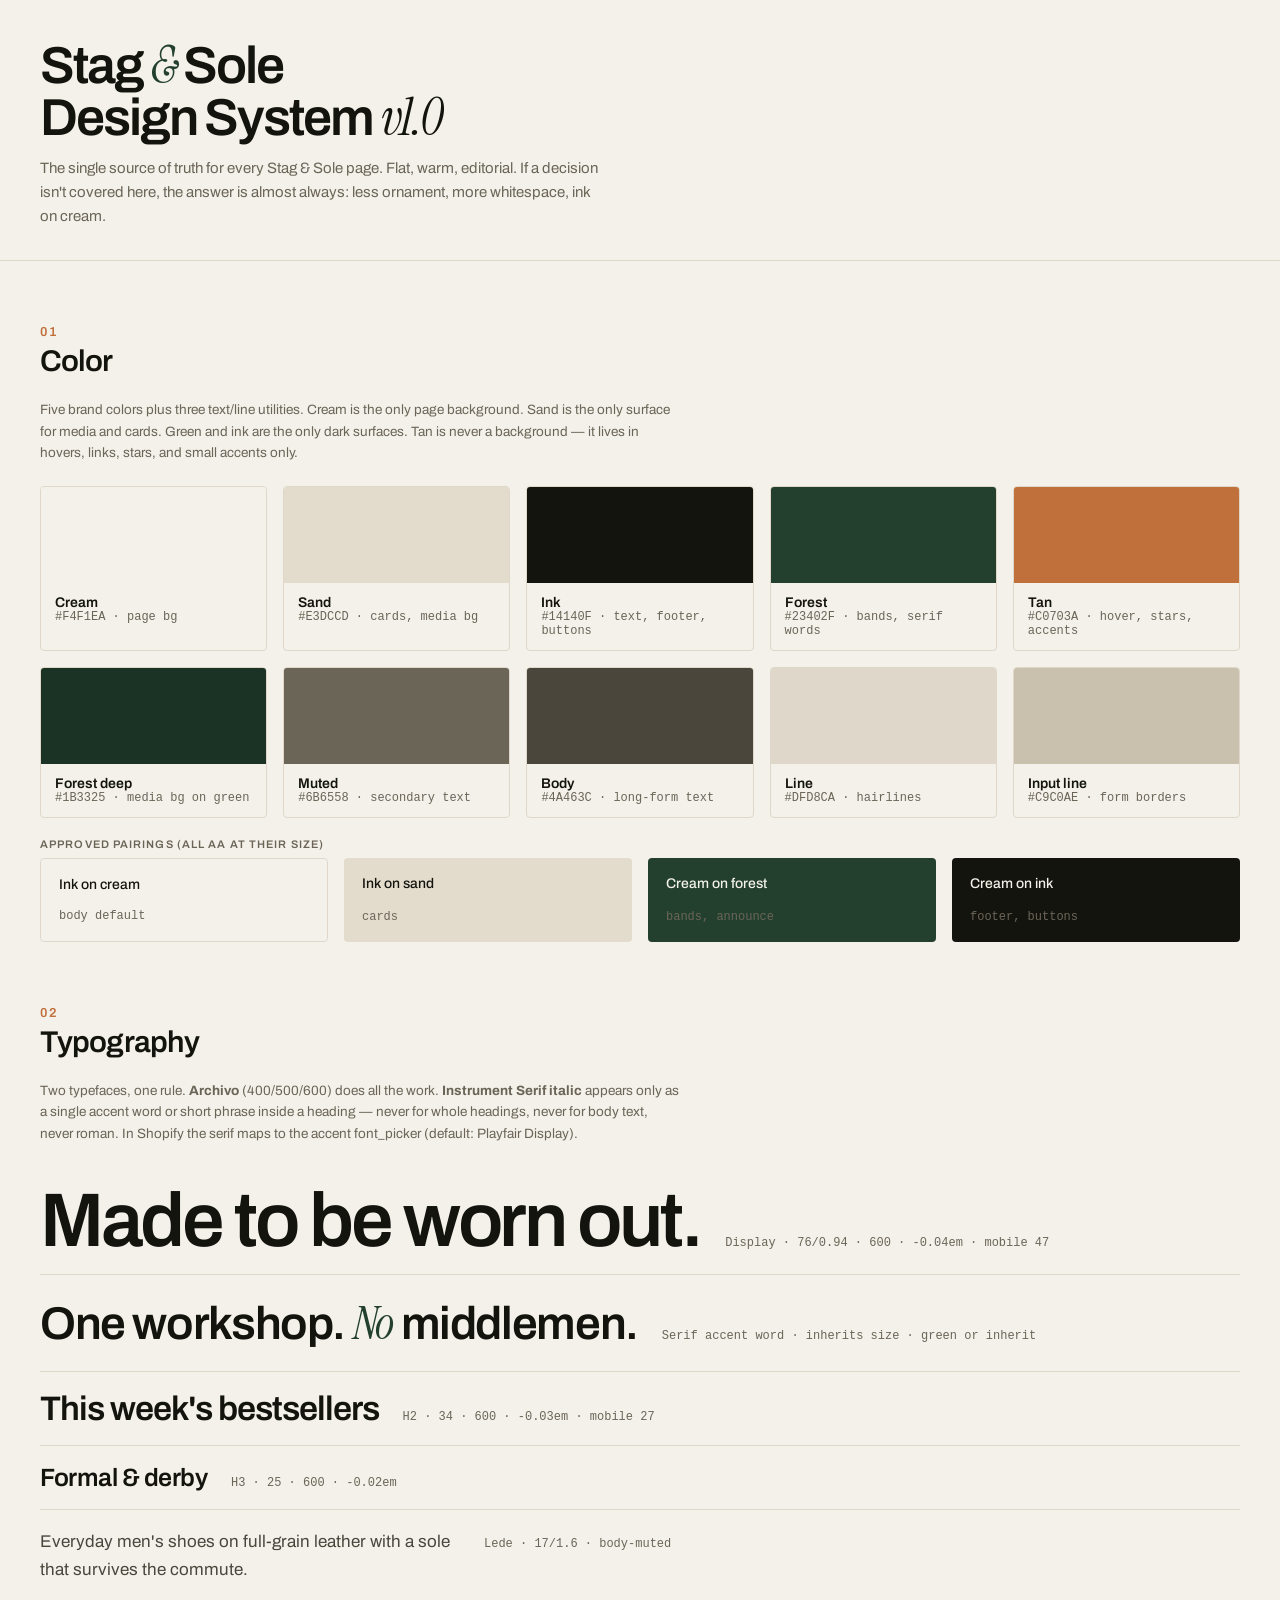
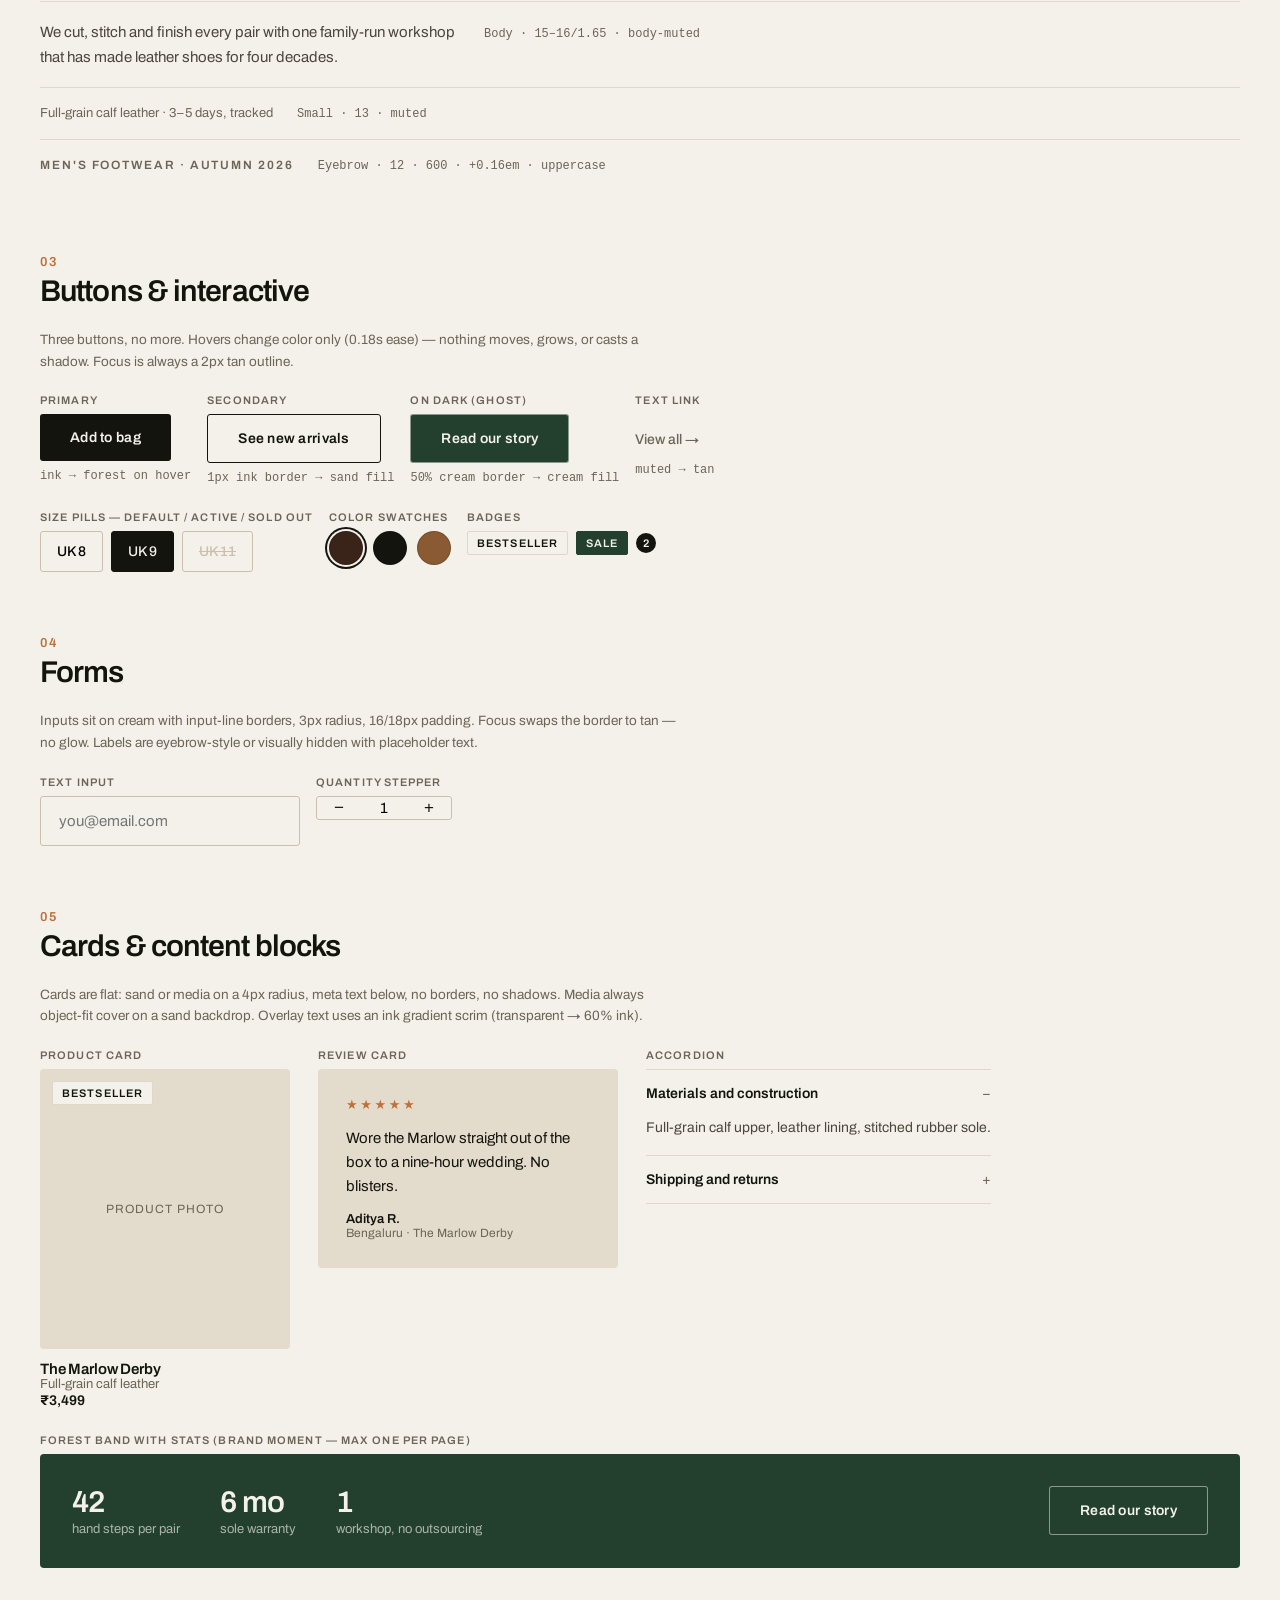
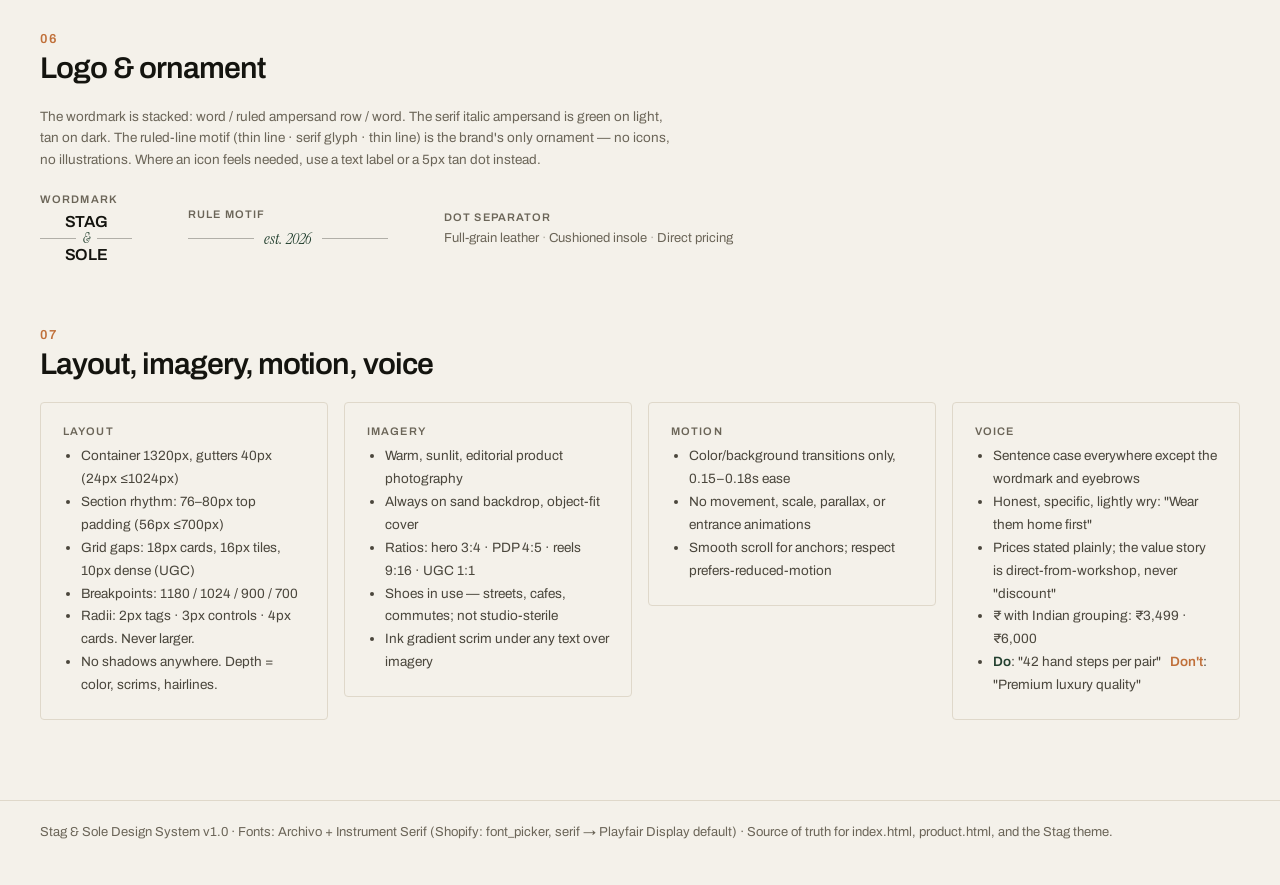
<file: design-system.html>
<!DOCTYPE html>
<html lang="en">
<head>
<meta charset="utf-8">
<meta name="viewport" content="width=device-width, initial-scale=1">
<title>Stag &amp; Sole — Design System</title>
<link rel="preconnect" href="https://fonts.googleapis.com">
<link rel="preconnect" href="https://fonts.gstatic.com" crossorigin>
<link href="https://fonts.googleapis.com/css2?family=Archivo:wght@400;500;600;700&family=Instrument+Serif:ital@0;1&display=swap" rel="stylesheet">
<style>
/* ============================================================
   Stag & Sole — Design System v1.0
   The single source of truth for every page of the brand.
   ============================================================ */
:root {
  /* color tokens */
  --cream: #F4F1EA;      /* page background */
  --sand: #E3DCCD;       /* tiles, cards, media backgrounds */
  --ink: #14140F;        /* text, dark surfaces */
  --green: #23402F;      /* brand accent: bands, announce, serif words */
  --green-deep: #1B3325; /* media backdrop on green bands */
  --tan: #C0703A;        /* hover, links, stars, small accents */
  --muted: #6B6558;      /* secondary text on cream */
  --body-muted: #4A463C; /* long-form body text on cream */
  --line: #DFD8CA;       /* hairlines, borders */
  --input-line: #C9C0AE; /* form control borders */

  /* type */
  --font-sans: 'Archivo', system-ui, sans-serif;
  --font-serif: 'Instrument Serif', serif;

  /* radii */
  --r-tag: 2px;   /* badges, tags */
  --r-ui: 3px;    /* buttons, inputs, pills, small tiles */
  --r-card: 4px;  /* cards, media blocks, bands */

  /* spacing scale (px): 4 base */
  --s-1: 4px;  --s-2: 8px;  --s-3: 12px; --s-4: 16px; --s-5: 20px;
  --s-6: 24px; --s-8: 32px; --s-10: 40px; --s-14: 56px; --s-19: 76px; --s-23: 92px;

  /* layout */
  --container: 1320px;
  --gutter: 40px;
}
* { box-sizing: border-box; }
body { margin: 0; background: var(--cream); color: var(--ink); font-family: var(--font-sans); -webkit-font-smoothing: antialiased; }
a { color: var(--ink); text-decoration: none; }
a:hover { color: var(--tan); }
img { display: block; max-width: 100%; }
.serif { font-family: var(--font-serif); font-style: italic; font-weight: 400; }
.wrap { max-width: var(--container); margin: 0 auto; padding-left: var(--gutter); padding-right: var(--gutter); }
:focus-visible { outline: 2px solid var(--tan); outline-offset: 2px; }

/* ---------- guide chrome (not part of the brand system) ---------- */
.g-header { border-bottom: 1px solid var(--line); padding: 40px 0 32px; }
.g-title { margin: 0; font-size: 52px; font-weight: 600; letter-spacing: -0.04em; line-height: 1; }
.g-sub { margin: 12px 0 0; font-size: 15px; color: var(--muted); max-width: 560px; line-height: 1.6; }
.g-section { padding-top: 64px; }
.g-h { margin: 0 0 6px; font-size: 13px; font-weight: 600; letter-spacing: 0.16em; text-transform: uppercase; color: var(--tan); }
.g-h2 { margin: 0 0 22px; font-size: 30px; font-weight: 600; letter-spacing: -0.03em; }
.g-note { font-size: 13.5px; color: var(--muted); line-height: 1.6; max-width: 640px; margin: 0 0 22px; }
.g-grid { display: grid; gap: 16px; }
.g-label { font-size: 11px; font-weight: 600; letter-spacing: 0.1em; text-transform: uppercase; color: var(--muted); margin-bottom: 8px; display: block; }
.g-spec { font-size: 12px; color: var(--muted); font-family: ui-monospace, monospace; }
.g-row { display: flex; gap: 16px; flex-wrap: wrap; align-items: flex-start; }
.g-card { border: 1px solid var(--line); border-radius: var(--r-card); padding: 22px; }
.g-do { color: var(--green); font-weight: 600; }
.g-dont { color: var(--tan); font-weight: 600; }
.g-list { margin: 0; padding-left: 18px; font-size: 13.5px; color: var(--body-muted); line-height: 1.7; }
.g-footer { margin-top: 80px; border-top: 1px solid var(--line); padding: 24px 0 48px; font-size: 13px; color: var(--muted); }

/* ---------- 01 color ---------- */
.swatches { grid-template-columns: repeat(5, 1fr); }
.swatch-card { border-radius: var(--r-card); overflow: hidden; border: 1px solid var(--line); }
.swatch-chip { height: 96px; }
.swatch-meta { padding: 12px 14px; background: #fff0; }
.swatch-name { font-size: 14px; font-weight: 600; }
.pairs { grid-template-columns: repeat(4, 1fr); }
.pair { border-radius: var(--r-card); padding: 18px; font-size: 14px; font-weight: 500; min-height: 84px; display: flex; flex-direction: column; justify-content: space-between; }

/* ---------- 02 typography ---------- */
.type-row { display: flex; align-items: baseline; gap: 24px; padding: 18px 0; border-bottom: 1px solid var(--line); flex-wrap: wrap; }
.type-row:last-child { border-bottom: none; }
.t-display { font-size: 76px; line-height: 0.94; letter-spacing: -0.04em; font-weight: 600; }
.t-h2 { font-size: 34px; letter-spacing: -0.03em; font-weight: 600; line-height: 1.1; }
.t-h3 { font-size: 25px; letter-spacing: -0.02em; font-weight: 600; }
.t-body-lg { font-size: 17px; line-height: 1.6; color: var(--body-muted); }
.t-body { font-size: 15px; line-height: 1.65; color: var(--body-muted); }
.t-small { font-size: 13px; color: var(--muted); }
.t-eyebrow { font-size: 12px; font-weight: 600; letter-spacing: 0.16em; text-transform: uppercase; color: var(--muted); }
.t-serif-demo { font-size: 46px; font-weight: 600; letter-spacing: -0.03em; }
.t-serif-demo .serif { color: var(--green); }

/* ---------- 03 buttons & interactive ---------- */
.btn { display: inline-block; padding: 16px 30px; border-radius: var(--r-ui); border: none; font-family: var(--font-sans); font-size: 14px; font-weight: 600; letter-spacing: 0.02em; cursor: pointer; transition: background 0.18s ease, color 0.18s ease; }
.btn--dark { background: var(--ink); color: var(--cream); }
.btn--dark:hover { background: var(--green); }
.btn--outline { background: transparent; border: 1px solid var(--ink); color: var(--ink); }
.btn--outline:hover { background: var(--sand); }
.btn--ghost-light { background: var(--green); color: var(--cream); border: 1px solid rgba(244,241,234,0.5); }
.btn--ghost-light:hover { background: var(--cream); color: var(--green); border-color: var(--cream); }
.text-link { font-size: 14px; font-weight: 500; color: var(--muted); }
.text-link:hover { color: var(--tan); }
.pill { min-width: 56px; padding: 12px 16px; border: 1px solid var(--input-line); border-radius: var(--r-ui); background: transparent; font-family: var(--font-sans); font-size: 14px; font-weight: 500; cursor: pointer; }
.pill:hover { border-color: var(--ink); }
.pill.is-active { background: var(--ink); border-color: var(--ink); color: var(--cream); }
.pill.is-soldout { color: var(--input-line); text-decoration: line-through; cursor: not-allowed; }
.dot-swatch { width: 34px; height: 34px; border-radius: 50%; border: 1px solid rgba(20,20,15,0.2); cursor: pointer; }
.dot-swatch.is-active { box-shadow: 0 0 0 2px var(--cream), 0 0 0 4px var(--ink); }
.tag { display: inline-block; background: var(--cream); color: var(--ink); font-size: 11px; font-weight: 600; letter-spacing: 0.1em; text-transform: uppercase; padding: 5px 9px; border-radius: var(--r-tag); border: 1px solid var(--line); }
.tag--sale { background: var(--green); color: var(--cream); border-color: var(--green); }
.count-pill { min-width: 20px; height: 20px; border-radius: 10px; background: var(--ink); color: var(--cream); font-size: 11px; font-weight: 600; display: inline-flex; align-items: center; justify-content: center; padding: 0 6px; }

/* ---------- 04 forms ---------- */
.input { border: 1px solid var(--input-line); background: var(--cream); border-radius: var(--r-ui); padding: 16px 18px; font-family: var(--font-sans); font-size: 15px; color: var(--ink); outline: none; min-width: 260px; }
.input:focus { border-color: var(--tan); }
.qty { display: inline-flex; align-items: stretch; border: 1px solid var(--input-line); border-radius: var(--r-ui); overflow: hidden; }
.qty button { width: 44px; border: none; background: transparent; font-size: 17px; cursor: pointer; color: var(--ink); }
.qty button:hover { background: var(--sand); }
.qty input { width: 46px; border: none; text-align: center; font-family: var(--font-sans); font-size: 15px; background: transparent; }

/* ---------- 05 cards ---------- */
.demo-media { background: var(--sand); display: flex; align-items: center; justify-content: center; color: var(--muted); font-size: 12px; letter-spacing: 0.08em; text-transform: uppercase; }
.product { display: flex; flex-direction: column; gap: 12px; width: 250px; }
.product__media { position: relative; height: 280px; border-radius: var(--r-card); overflow: hidden; }
.product__name { font-size: 15px; font-weight: 600; letter-spacing: -0.01em; }
.product__material { font-size: 13px; color: var(--muted); }
.product__price { font-size: 14px; font-weight: 600; margin-top: 2px; }
.product__tag { position: absolute; top: 12px; left: 12px; }
.review { background: var(--sand); border-radius: var(--r-card); padding: 28px; display: flex; flex-direction: column; gap: 14px; width: 300px; }
.review__stars { font-size: 13px; letter-spacing: 0.2em; color: var(--tan); }
.review__quote { margin: 0; font-size: 15px; line-height: 1.6; }
.review__name { font-size: 13px; font-weight: 600; }
.review__meta { font-size: 12px; color: var(--muted); }
.stat { display: flex; flex-direction: column; gap: 4px; }
.stat__value { font-size: 30px; font-weight: 600; letter-spacing: -0.02em; }
.stat__label { font-size: 13px; opacity: 0.65; }
.band-demo { background: var(--green); color: var(--cream); border-radius: var(--r-card); padding: 32px; display: flex; gap: 40px; align-items: center; flex-wrap: wrap; }
.acc { border-top: 1px solid var(--line); max-width: 420px; }
.acc:last-of-type { border-bottom: 1px solid var(--line); }
.acc summary { padding: 16px 0; font-size: 14px; font-weight: 600; cursor: pointer; list-style: none; display: flex; justify-content: space-between; }
.acc summary::-webkit-details-marker { display: none; }
.acc summary::after { content: '+'; font-weight: 400; color: var(--muted); }
.acc[open] summary::after { content: '−'; }
.acc div { padding: 0 0 16px; font-size: 14px; line-height: 1.6; color: var(--body-muted); }

/* ---------- 06 ornament ---------- */
.logo { display: inline-flex; flex-direction: column; align-items: center; gap: 1px; line-height: 1.05; }
.logo__word { font-size: 16px; font-weight: 600; letter-spacing: -0.02em; }
.logo__amp-row { display: flex; align-items: center; gap: 7px; width: 92px; }
.logo__rule { flex: 1; height: 1px; background: var(--ink); opacity: 0.3; }
.logo__amp { font-family: var(--font-serif); font-style: italic; font-size: 14px; color: var(--green); }
.rule-demo { display: flex; align-items: center; gap: 10px; width: 200px; }
.rule-demo span:not(.serif) { flex: 1; height: 1px; background: var(--ink); opacity: 0.3; }

@media (max-width: 1024px) {
  .wrap { padding-left: 24px; padding-right: 24px; }
  .swatches, .pairs { grid-template-columns: repeat(2, 1fr); }
  .t-display { font-size: 47px; }
}
</style>
</head>
<body>

<header class="g-header">
  <div class="wrap">
    <h1 class="g-title">Stag <span class="serif" style="color:var(--green)">&amp;</span> Sole<br>Design System <span class="serif">v1.0</span></h1>
    <p class="g-sub">The single source of truth for every Stag &amp; Sole page. Flat, warm, editorial. If a decision isn't covered here, the answer is almost always: less ornament, more whitespace, ink on cream.</p>
  </div>
</header>

<main class="wrap">

  <!-- ============ 01 COLOR ============ -->
  <section class="g-section">
    <div class="g-h">01</div>
    <h2 class="g-h2">Color</h2>
    <p class="g-note">Five brand colors plus three text/line utilities. Cream is the only page background. Sand is the only surface for media and cards. Green and ink are the only dark surfaces. Tan is never a background — it lives in hovers, links, stars, and small accents only.</p>
    <div class="g-grid swatches">
      <div class="swatch-card"><div class="swatch-chip" style="background:var(--cream)"></div><div class="swatch-meta"><div class="swatch-name">Cream</div><div class="g-spec">#F4F1EA · page bg</div></div></div>
      <div class="swatch-card"><div class="swatch-chip" style="background:var(--sand)"></div><div class="swatch-meta"><div class="swatch-name">Sand</div><div class="g-spec">#E3DCCD · cards, media bg</div></div></div>
      <div class="swatch-card"><div class="swatch-chip" style="background:var(--ink)"></div><div class="swatch-meta"><div class="swatch-name">Ink</div><div class="g-spec">#14140F · text, footer, buttons</div></div></div>
      <div class="swatch-card"><div class="swatch-chip" style="background:var(--green)"></div><div class="swatch-meta"><div class="swatch-name">Forest</div><div class="g-spec">#23402F · bands, serif words</div></div></div>
      <div class="swatch-card"><div class="swatch-chip" style="background:var(--tan)"></div><div class="swatch-meta"><div class="swatch-name">Tan</div><div class="g-spec">#C0703A · hover, stars, accents</div></div></div>
      <div class="swatch-card"><div class="swatch-chip" style="background:var(--green-deep)"></div><div class="swatch-meta"><div class="swatch-name">Forest deep</div><div class="g-spec">#1B3325 · media bg on green</div></div></div>
      <div class="swatch-card"><div class="swatch-chip" style="background:var(--muted)"></div><div class="swatch-meta"><div class="swatch-name">Muted</div><div class="g-spec">#6B6558 · secondary text</div></div></div>
      <div class="swatch-card"><div class="swatch-chip" style="background:var(--body-muted)"></div><div class="swatch-meta"><div class="swatch-name">Body</div><div class="g-spec">#4A463C · long-form text</div></div></div>
      <div class="swatch-card"><div class="swatch-chip" style="background:var(--line)"></div><div class="swatch-meta"><div class="swatch-name">Line</div><div class="g-spec">#DFD8CA · hairlines</div></div></div>
      <div class="swatch-card"><div class="swatch-chip" style="background:var(--input-line)"></div><div class="swatch-meta"><div class="swatch-name">Input line</div><div class="g-spec">#C9C0AE · form borders</div></div></div>
    </div>
    <div style="height:20px"></div>
    <span class="g-label">Approved pairings (all AA at their size)</span>
    <div class="g-grid pairs">
      <div class="pair" style="background:var(--cream); color:var(--ink); border:1px solid var(--line)"><span>Ink on cream</span><span class="g-spec">body default</span></div>
      <div class="pair" style="background:var(--sand); color:var(--ink)"><span>Ink on sand</span><span class="g-spec">cards</span></div>
      <div class="pair" style="background:var(--green); color:var(--cream)"><span>Cream on forest</span><span class="g-spec">bands, announce</span></div>
      <div class="pair" style="background:var(--ink); color:var(--cream)"><span>Cream on ink</span><span class="g-spec">footer, buttons</span></div>
    </div>
  </section>

  <!-- ============ 02 TYPOGRAPHY ============ -->
  <section class="g-section">
    <div class="g-h">02</div>
    <h2 class="g-h2">Typography</h2>
    <p class="g-note">Two typefaces, one rule. <strong>Archivo</strong> (400/500/600) does all the work. <strong>Instrument Serif italic</strong> appears only as a single accent word or short phrase inside a heading — never for whole headings, never for body text, never roman. In Shopify the serif maps to the accent font_picker (default: Playfair Display).</p>
    <div class="type-row"><span class="t-display">Made to be worn out.</span><span class="g-spec">Display · 76/0.94 · 600 · -0.04em · mobile 47</span></div>
    <div class="type-row"><span class="t-serif-demo">One workshop. <span class="serif">No</span> middlemen.</span><span class="g-spec">Serif accent word · inherits size · green or inherit</span></div>
    <div class="type-row"><span class="t-h2">This week's bestsellers</span><span class="g-spec">H2 · 34 · 600 · -0.03em · mobile 27</span></div>
    <div class="type-row"><span class="t-h3">Formal &amp; derby</span><span class="g-spec">H3 · 25 · 600 · -0.02em</span></div>
    <div class="type-row"><span class="t-body-lg" style="max-width:420px">Everyday men's shoes on full-grain leather with a sole that survives the commute.</span><span class="g-spec">Lede · 17/1.6 · body-muted</span></div>
    <div class="type-row"><span class="t-body" style="max-width:420px">We cut, stitch and finish every pair with one family-run workshop that has made leather shoes for four decades.</span><span class="g-spec">Body · 15–16/1.65 · body-muted</span></div>
    <div class="type-row"><span class="t-small">Full-grain calf leather · 3–5 days, tracked</span><span class="g-spec">Small · 13 · muted</span></div>
    <div class="type-row"><span class="t-eyebrow">Men's footwear · Autumn 2026</span><span class="g-spec">Eyebrow · 12 · 600 · +0.16em · uppercase</span></div>
  </section>

  <!-- ============ 03 BUTTONS & INTERACTIVE ============ -->
  <section class="g-section">
    <div class="g-h">03</div>
    <h2 class="g-h2">Buttons &amp; interactive</h2>
    <p class="g-note">Three buttons, no more. Hovers change color only (0.18s ease) — nothing moves, grows, or casts a shadow. Focus is always a 2px tan outline.</p>
    <div class="g-row">
      <div><span class="g-label">Primary</span><button class="btn btn--dark">Add to bag</button><div class="g-spec" style="margin-top:8px">ink → forest on hover</div></div>
      <div><span class="g-label">Secondary</span><button class="btn btn--outline">See new arrivals</button><div class="g-spec" style="margin-top:8px">1px ink border → sand fill</div></div>
      <div><span class="g-label">On dark (ghost)</span><button class="btn btn--ghost-light">Read our story</button><div class="g-spec" style="margin-top:8px">50% cream border → cream fill</div></div>
      <div><span class="g-label">Text link</span><div style="padding:16px 0"><a href="#" class="text-link">View all →</a></div><div class="g-spec">muted → tan</div></div>
    </div>
    <div style="height:26px"></div>
    <div class="g-row">
      <div>
        <span class="g-label">Size pills — default / active / sold out</span>
        <div class="g-row" style="gap:8px">
          <button class="pill">UK 8</button>
          <button class="pill is-active">UK 9</button>
          <button class="pill is-soldout" disabled>UK 11</button>
        </div>
      </div>
      <div>
        <span class="g-label">Color swatches</span>
        <div class="g-row" style="gap:10px">
          <button class="dot-swatch is-active" style="background:#3A2318" aria-label="Chestnut"></button>
          <button class="dot-swatch" style="background:#14140F" aria-label="Black"></button>
          <button class="dot-swatch" style="background:#8A5A32" aria-label="Tan"></button>
        </div>
      </div>
      <div>
        <span class="g-label">Badges</span>
        <div class="g-row" style="gap:8px; align-items:center">
          <span class="tag">Bestseller</span>
          <span class="tag tag--sale">Sale</span>
          <span class="count-pill">2</span>
        </div>
      </div>
    </div>
  </section>

  <!-- ============ 04 FORMS ============ -->
  <section class="g-section">
    <div class="g-h">04</div>
    <h2 class="g-h2">Forms</h2>
    <p class="g-note">Inputs sit on cream with input-line borders, 3px radius, 16/18px padding. Focus swaps the border to tan — no glow. Labels are eyebrow-style or visually hidden with placeholder text.</p>
    <div class="g-row">
      <div><span class="g-label">Text input</span><input class="input" type="email" placeholder="you@email.com"></div>
      <div><span class="g-label">Quantity stepper</span><div class="qty"><button>−</button><input value="1" aria-label="Quantity"><button>+</button></div></div>
    </div>
  </section>

  <!-- ============ 05 CARDS & CONTENT BLOCKS ============ -->
  <section class="g-section">
    <div class="g-h">05</div>
    <h2 class="g-h2">Cards &amp; content blocks</h2>
    <p class="g-note">Cards are flat: sand or media on a 4px radius, meta text below, no borders, no shadows. Media always object-fit cover on a sand backdrop. Overlay text uses an ink gradient scrim (transparent → 60% ink).</p>
    <div class="g-row" style="gap:28px">
      <div>
        <span class="g-label">Product card</span>
        <div class="product">
          <div class="product__media demo-media"><span>Product photo</span><span class="tag product__tag">Bestseller</span></div>
          <div>
            <div class="product__name">The Marlow Derby</div>
            <div class="product__material">Full-grain calf leather</div>
            <div class="product__price">₹3,499</div>
          </div>
        </div>
      </div>
      <div>
        <span class="g-label">Review card</span>
        <div class="review">
          <span class="review__stars">★★★★★</span>
          <p class="review__quote">Wore the Marlow straight out of the box to a nine-hour wedding. No blisters.</p>
          <div><div class="review__name">Aditya R.</div><div class="review__meta">Bengaluru · The Marlow Derby</div></div>
        </div>
      </div>
      <div>
        <span class="g-label">Accordion</span>
        <details class="acc" open><summary>Materials and construction</summary><div>Full-grain calf upper, leather lining, stitched rubber sole.</div></details>
        <details class="acc"><summary>Shipping and returns</summary><div>Tracked delivery in 3–5 days across India.</div></details>
      </div>
    </div>
    <div style="height:26px"></div>
    <span class="g-label">Forest band with stats (brand moment — max one per page)</span>
    <div class="band-demo">
      <div class="stat"><span class="stat__value">42</span><span class="stat__label">hand steps per pair</span></div>
      <div class="stat"><span class="stat__value">6 mo</span><span class="stat__label">sole warranty</span></div>
      <div class="stat"><span class="stat__value">1</span><span class="stat__label">workshop, no outsourcing</span></div>
      <button class="btn btn--ghost-light" style="margin-left:auto">Read our story</button>
    </div>
  </section>

  <!-- ============ 06 LOGO & ORNAMENT ============ -->
  <section class="g-section">
    <div class="g-h">06</div>
    <h2 class="g-h2">Logo &amp; ornament</h2>
    <p class="g-note">The wordmark is stacked: word / ruled ampersand row / word. The serif italic ampersand is green on light, tan on dark. The ruled-line motif (thin line · serif glyph · thin line) is the brand's only ornament — no icons, no illustrations. Where an icon feels needed, use a text label or a 5px tan dot instead.</p>
    <div class="g-row" style="gap:56px; align-items:center">
      <div><span class="g-label">Wordmark</span>
        <span class="logo"><span class="logo__word">STAG</span><span class="logo__amp-row"><span class="logo__rule"></span><span class="logo__amp">&amp;</span><span class="logo__rule"></span></span><span class="logo__word">SOLE</span></span>
      </div>
      <div><span class="g-label">Rule motif</span>
        <div class="rule-demo"><span></span><span class="serif" style="color:var(--green)">est. 2026</span><span></span></div>
      </div>
      <div><span class="g-label">Dot separator</span>
        <div class="t-small">Full-grain leather <span style="opacity:.5">·</span> Cushioned insole <span style="opacity:.5">·</span> Direct pricing</div>
      </div>
    </div>
  </section>

  <!-- ============ 07 LAYOUT, IMAGERY, MOTION, VOICE ============ -->
  <section class="g-section">
    <div class="g-h">07</div>
    <h2 class="g-h2">Layout, imagery, motion, voice</h2>
    <div class="g-row" style="gap:16px">
      <div class="g-card" style="flex:1; min-width:260px">
        <span class="g-label">Layout</span>
        <ul class="g-list">
          <li>Container 1320px, gutters 40px (24px ≤1024px)</li>
          <li>Section rhythm: 76–80px top padding (56px ≤700px)</li>
          <li>Grid gaps: 18px cards, 16px tiles, 10px dense (UGC)</li>
          <li>Breakpoints: 1180 / 1024 / 900 / 700</li>
          <li>Radii: 2px tags · 3px controls · 4px cards. Never larger.</li>
          <li>No shadows anywhere. Depth = color, scrims, hairlines.</li>
        </ul>
      </div>
      <div class="g-card" style="flex:1; min-width:260px">
        <span class="g-label">Imagery</span>
        <ul class="g-list">
          <li>Warm, sunlit, editorial product photography</li>
          <li>Always on sand backdrop, object-fit cover</li>
          <li>Ratios: hero 3:4 · PDP 4:5 · reels 9:16 · UGC 1:1</li>
          <li>Shoes in use — streets, cafes, commutes; not studio-sterile</li>
          <li>Ink gradient scrim under any text over imagery</li>
        </ul>
      </div>
      <div class="g-card" style="flex:1; min-width:260px">
        <span class="g-label">Motion</span>
        <ul class="g-list">
          <li>Color/background transitions only, 0.15–0.18s ease</li>
          <li>No movement, scale, parallax, or entrance animations</li>
          <li>Smooth scroll for anchors; respect prefers-reduced-motion</li>
        </ul>
      </div>
      <div class="g-card" style="flex:1; min-width:260px">
        <span class="g-label">Voice</span>
        <ul class="g-list">
          <li>Sentence case everywhere except the wordmark and eyebrows</li>
          <li>Honest, specific, lightly wry: "Wear them home first"</li>
          <li>Prices stated plainly; the value story is direct-from-workshop, never "discount"</li>
          <li>₹ with Indian grouping: ₹3,499 · ₹6,000</li>
          <li><span class="g-do">Do</span>: "42 hand steps per pair" &nbsp; <span class="g-dont">Don't</span>: "Premium luxury quality"</li>
        </ul>
      </div>
    </div>
  </section>

</main>

<footer class="g-footer">
  <div class="wrap">Stag &amp; Sole Design System v1.0 · Fonts: Archivo + Instrument Serif (Shopify: font_picker, serif → Playfair Display default) · Source of truth for index.html, product.html, and the Stag theme.</div>
</footer>

</body>
</html>
</file>
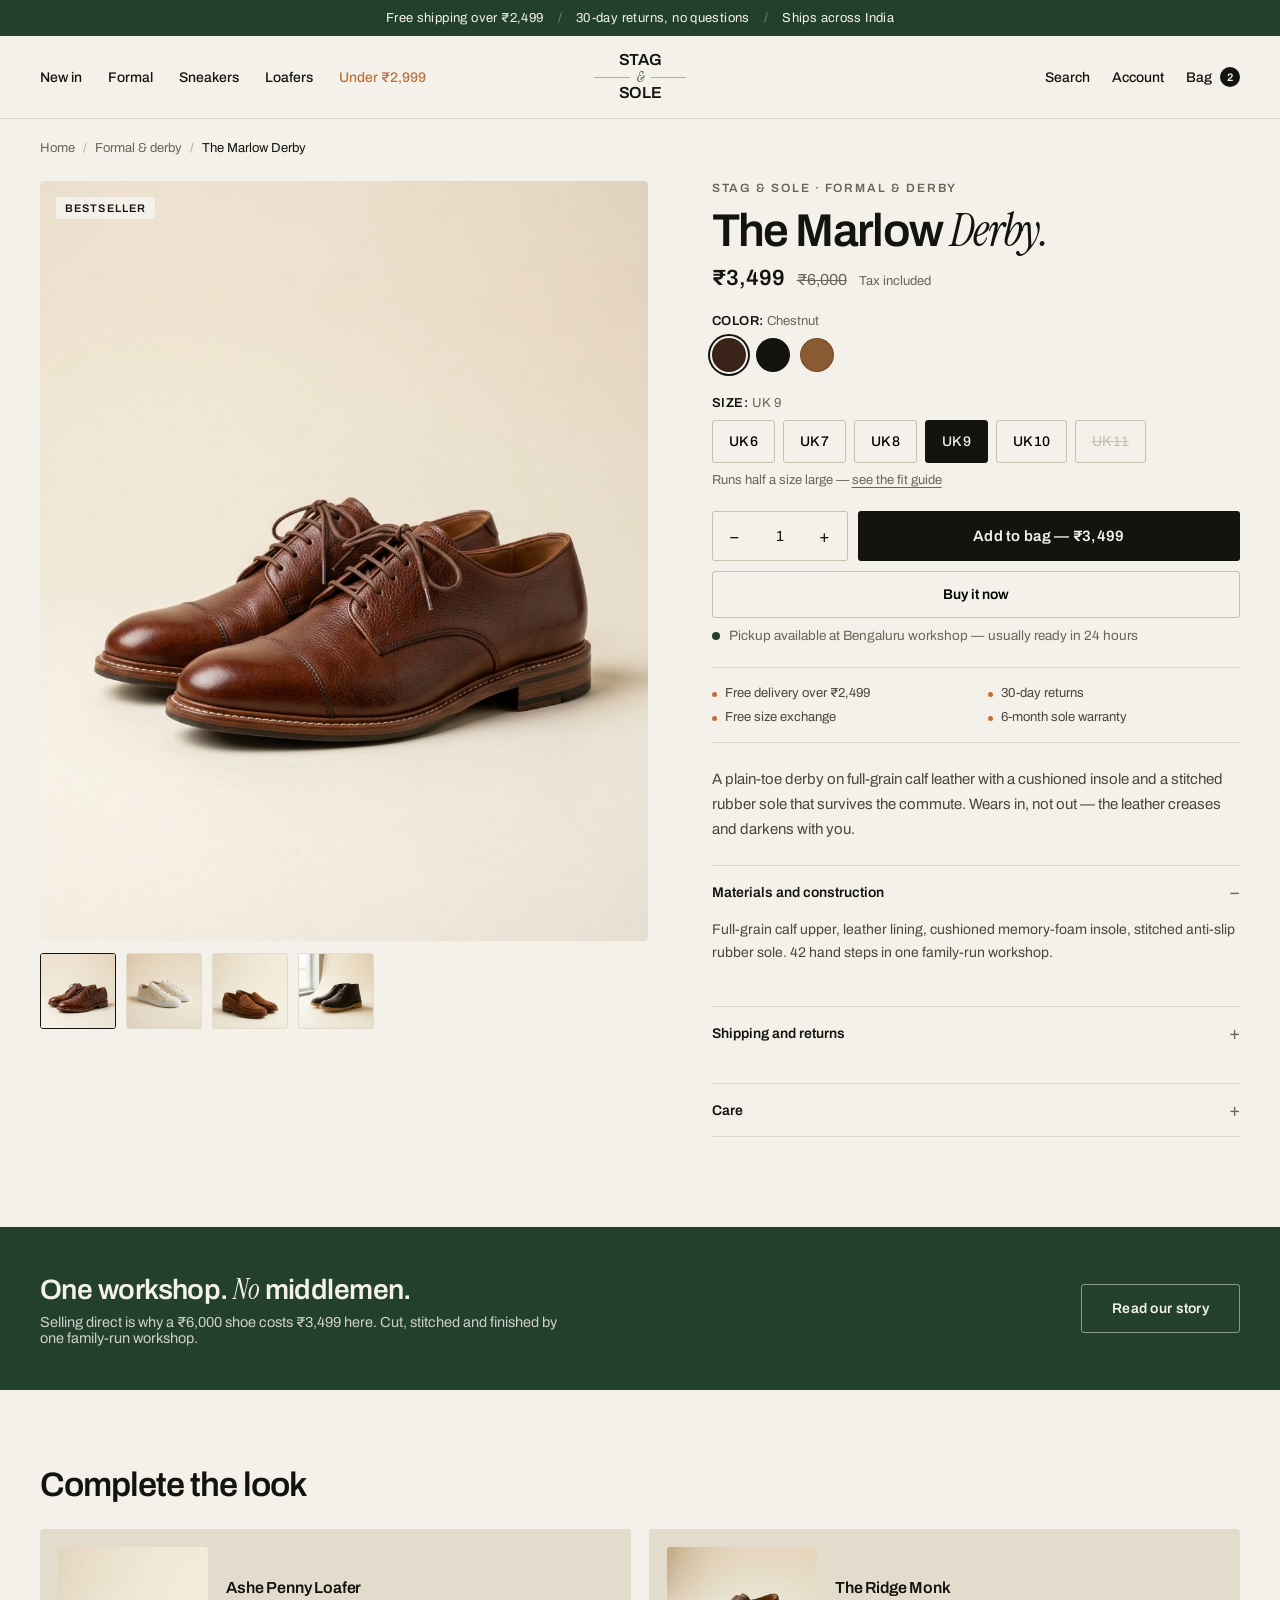
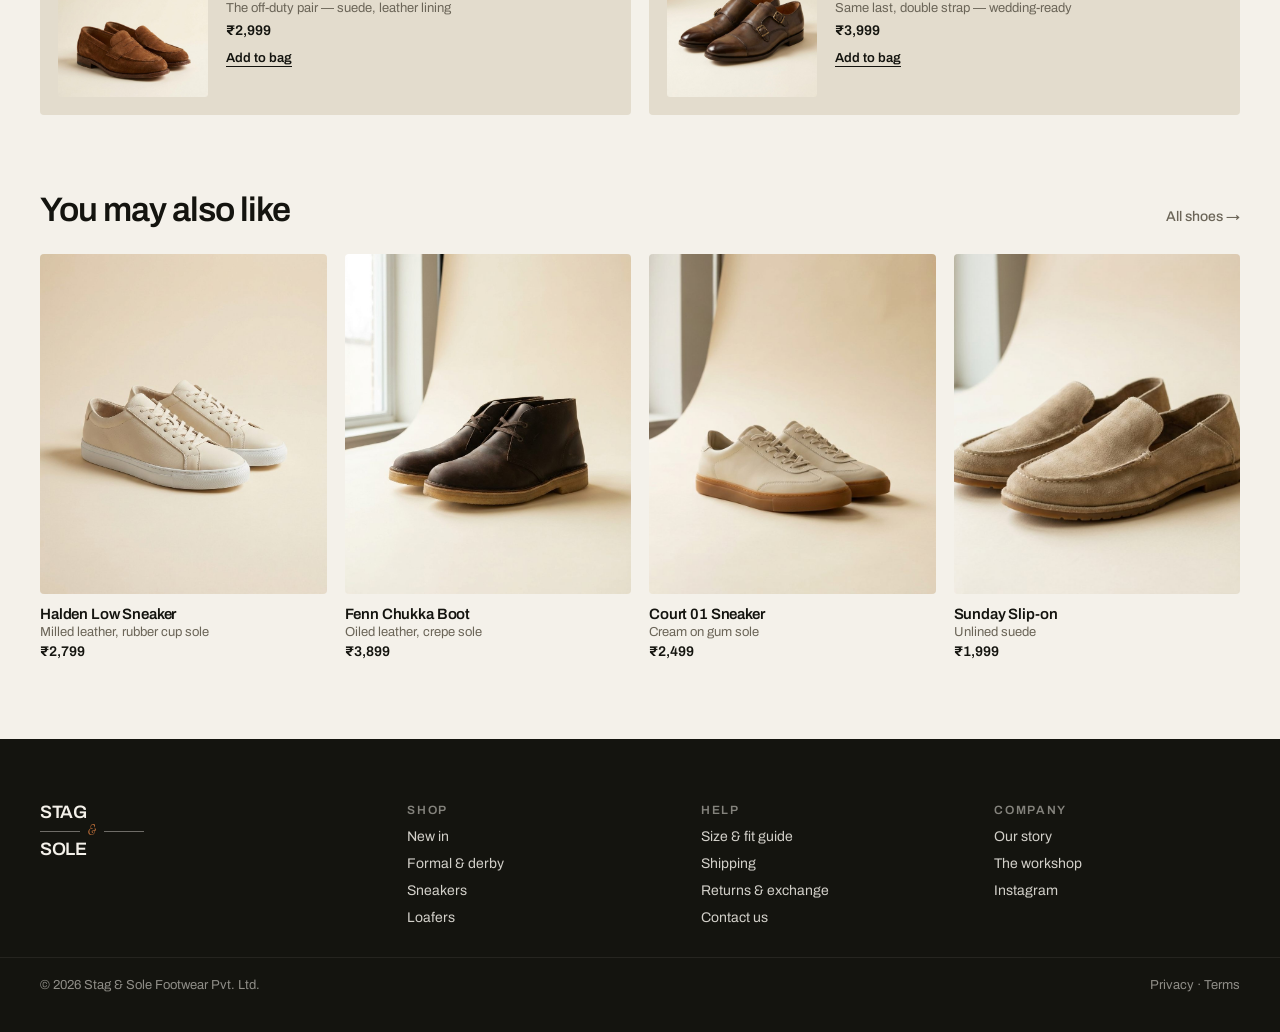
<file: product.html>
<!DOCTYPE html>
<html lang="en">
<head>
<meta charset="utf-8">
<meta name="viewport" content="width=device-width, initial-scale=1">
<title>The Marlow Derby — Stag &amp; Sole</title>
<meta name="description" content="The Marlow Derby in chestnut full-grain calf leather. ₹3,499, honest pricing, ships across India.">
<link rel="preconnect" href="https://fonts.googleapis.com">
<link rel="preconnect" href="https://fonts.gstatic.com" crossorigin>
<link href="https://fonts.googleapis.com/css2?family=Archivo:wght@400;500;600;700&family=Instrument+Serif:ital@0;1&display=swap" rel="stylesheet">
<style>
/* ============================================================
   Stag & Sole — product page design seed
   Same tokens as styles.css (homepage). Self-contained file.
   ============================================================ */
:root {
  --cream: #F4F1EA;
  --sand: #E3DCCD;
  --ink: #14140F;
  --green: #23402F;
  --green-deep: #1B3325;
  --tan: #C0703A;
  --muted: #6B6558;
  --body-muted: #4A463C;
  --line: #DFD8CA;
  --input-line: #C9C0AE;
}
* { box-sizing: border-box; }
html { scroll-behavior: smooth; }
body {
  margin: 0;
  background: var(--cream);
  color: var(--ink);
  font-family: 'Archivo', system-ui, sans-serif;
  -webkit-font-smoothing: antialiased;
}
a { color: var(--ink); text-decoration: none; }
a:hover { color: var(--tan); }
img { display: block; max-width: 100%; }
.serif { font-family: 'Instrument Serif', serif; font-style: italic; font-weight: 400; }
.slot-img { width: 100%; height: 100%; object-fit: cover; }
.wrap { max-width: 1320px; margin: 0 auto; padding-left: 40px; padding-right: 40px; }
:focus-visible { outline: 2px solid var(--tan); outline-offset: 2px; }
.eyebrow { font-size: 12px; font-weight: 600; letter-spacing: 0.16em; text-transform: uppercase; color: var(--muted); }
.btn {
  display: inline-block; padding: 16px 30px; border-radius: 3px; border: none;
  font-family: 'Archivo', sans-serif; font-size: 14px; font-weight: 600; letter-spacing: 0.02em;
  cursor: pointer; transition: background 0.18s ease, color 0.18s ease;
}
.btn--dark { background: var(--ink); color: var(--cream); }
.btn--dark:hover { background: var(--green); }
.btn--outline { background: transparent; border: 1px solid var(--ink); color: var(--ink); }
.btn--outline:hover { background: var(--sand); }

/* ---------- announcement + header (same as homepage) ---------- */
.announce {
  background: var(--green); color: var(--cream); display: flex; align-items: center; justify-content: center;
  gap: 14px; padding: 11px 20px; font-size: 13px; letter-spacing: 0.03em;
}
.announce .sep { opacity: 0.4; }
.site-header {
  position: sticky; top: 0; z-index: 40; background: rgba(244, 241, 234, 0.94);
  backdrop-filter: blur(12px); -webkit-backdrop-filter: blur(12px); border-bottom: 1px solid var(--line);
}
.site-header__in { height: 82px; display: grid; grid-template-columns: 1fr auto 1fr; align-items: center; }
.site-nav { display: flex; gap: 26px; font-size: 14px; font-weight: 500; }
.site-nav a.is-accent { color: var(--tan); }
.logo { display: flex; flex-direction: column; align-items: center; gap: 1px; line-height: 1.05; }
.logo__word { font-size: 16px; font-weight: 600; letter-spacing: -0.02em; }
.logo__amp-row { display: flex; align-items: center; gap: 7px; width: 92px; }
.logo__rule { flex: 1; height: 1px; background: var(--ink); opacity: 0.3; }
.logo__amp { font-family: 'Instrument Serif', serif; font-style: italic; font-size: 14px; color: var(--green); }
.header-actions { display: flex; gap: 22px; justify-content: flex-end; align-items: center; font-size: 14px; font-weight: 500; }
.bag { display: flex; align-items: center; gap: 8px; }
.bag__count {
  min-width: 20px; height: 20px; border-radius: 10px; background: var(--ink); color: var(--cream);
  font-size: 11px; font-weight: 600; display: flex; align-items: center; justify-content: center; padding: 0 6px;
}

/* ---------- breadcrumbs ---------- */
.crumbs { padding-top: 22px; font-size: 13px; color: var(--muted); display: flex; gap: 8px; }
.crumbs a { color: var(--muted); }
.crumbs a:hover { color: var(--tan); }
.crumbs .sep { opacity: 0.5; }
.crumbs .current { color: var(--ink); }

/* ---------- product layout ---------- */
.pdp { padding-top: 26px; display: grid; grid-template-columns: 1.15fr 1fr; gap: 64px; align-items: start; }

/* gallery */
.pdp-gallery { position: sticky; top: 106px; display: flex; flex-direction: column; gap: 12px; }
.pdp-gallery__main { position: relative; background: var(--sand); border-radius: 4px; overflow: hidden; aspect-ratio: 4 / 5; }
.pdp-gallery__badge {
  position: absolute; top: 16px; left: 16px; background: var(--cream); color: var(--ink);
  font-size: 11px; font-weight: 600; letter-spacing: 0.1em; text-transform: uppercase;
  padding: 5px 9px; border-radius: 2px;
}
.pdp-thumbs { display: flex; gap: 10px; }
.pdp-thumbs__item {
  width: 76px; height: 76px; border-radius: 3px; overflow: hidden; background: var(--sand);
  border: 1px solid transparent; padding: 0; cursor: pointer;
}
.pdp-thumbs__item.is-active { border-color: var(--ink); }

/* info column */
.pdp-info { display: flex; flex-direction: column; gap: 24px; }
.pdp-info__head { display: flex; flex-direction: column; gap: 12px; }
.pdp-title { margin: 0; font-size: 46px; line-height: 1.0; letter-spacing: -0.035em; font-weight: 600; text-wrap: balance; }
.pdp-price-row { display: flex; align-items: baseline; gap: 12px; }
.pdp-price { font-size: 22px; font-weight: 600; }
.pdp-compare { font-size: 16px; color: var(--muted); text-decoration: line-through; }
.pdp-tax { font-size: 13px; color: var(--muted); }

/* options */
.pdp-option { display: flex; flex-direction: column; gap: 10px; }
.pdp-option__name { font-size: 13px; font-weight: 600; letter-spacing: 0.04em; text-transform: uppercase; }
.pdp-option__name span { font-weight: 400; text-transform: none; letter-spacing: 0; color: var(--muted); }
.pdp-pills { display: flex; gap: 8px; flex-wrap: wrap; }
.pdp-pill {
  min-width: 58px; padding: 13px 16px; border: 1px solid var(--input-line); border-radius: 3px;
  background: transparent; font-family: 'Archivo', sans-serif; font-size: 14px; font-weight: 500;
  text-align: center; cursor: pointer; transition: all 0.15s ease;
}
.pdp-pill:hover { border-color: var(--ink); }
.pdp-pill.is-active { background: var(--ink); border-color: var(--ink); color: var(--cream); }
.pdp-pill.is-soldout { color: var(--input-line); text-decoration: line-through; cursor: not-allowed; }
.pdp-swatches { display: flex; gap: 10px; }
.pdp-swatch { width: 34px; height: 34px; border-radius: 50%; border: 1px solid rgba(20,20,15,0.2); cursor: pointer; }
.pdp-swatch.is-active { box-shadow: 0 0 0 2px var(--cream), 0 0 0 4px var(--ink); }
.pdp-fit-note { font-size: 13px; color: var(--muted); }
.pdp-fit-note a { text-decoration: underline; text-underline-offset: 3px; color: var(--muted); }

/* buy area */
.pdp-buy { display: flex; flex-direction: column; gap: 10px; }
.pdp-buy__row { display: flex; gap: 10px; }
.pdp-qty { display: inline-flex; align-items: stretch; border: 1px solid var(--input-line); border-radius: 3px; overflow: hidden; }
.pdp-qty button { width: 44px; border: none; background: transparent; font-size: 17px; cursor: pointer; color: var(--ink); font-family: 'Archivo', sans-serif; }
.pdp-qty button:hover { background: var(--sand); }
.pdp-qty input {
  width: 46px; border: none; text-align: center; font-family: 'Archivo', sans-serif; font-size: 15px;
  background: transparent; color: var(--ink);
}
.pdp-atc { flex: 1; padding: 17px 30px; font-size: 15px; }
.pdp-express { width: 100%; padding: 15px 30px; border-radius: 3px; border: 1px solid var(--input-line); background: var(--cream); font-family: 'Archivo', sans-serif; font-size: 14px; font-weight: 600; cursor: pointer; }
.pdp-express:hover { border-color: var(--ink); }
.pdp-pickup { display: flex; gap: 9px; align-items: baseline; font-size: 13.5px; color: var(--muted); }
.pdp-pickup__dot { width: 8px; height: 8px; border-radius: 50%; background: var(--green); flex-shrink: 0; }

/* mini USPs */
.pdp-usps { display: grid; grid-template-columns: 1fr 1fr; gap: 10px 24px; padding: 18px 0; border-top: 1px solid var(--line); border-bottom: 1px solid var(--line); }
.pdp-usps__item { font-size: 13px; color: var(--body-muted); display: flex; gap: 8px; align-items: baseline; }
.pdp-usps__item::before { content: ''; width: 5px; height: 5px; border-radius: 50%; background: var(--tan); flex-shrink: 0; }

/* description + accordions */
.pdp-desc { margin: 0; font-size: 15px; line-height: 1.65; color: var(--body-muted); }
.pdp-acc { border-top: 1px solid var(--line); }
.pdp-acc:last-of-type { border-bottom: 1px solid var(--line); }
.pdp-acc summary {
  padding: 16px 0; font-size: 14px; font-weight: 600; cursor: pointer; list-style: none;
  display: flex; justify-content: space-between; align-items: center;
}
.pdp-acc summary::-webkit-details-marker { display: none; }
.pdp-acc summary::after { content: '+'; font-size: 18px; font-weight: 400; color: var(--muted); }
.pdp-acc[open] summary::after { content: '−'; }
.pdp-acc div { padding: 0 0 18px; font-size: 14px; line-height: 1.65; color: var(--body-muted); }

/* ---------- making strip (condensed) ---------- */
.pdp-making { margin-top: 90px; background: var(--green); color: var(--cream); }
.pdp-making__in { display: grid; grid-template-columns: 1fr auto; gap: 40px; align-items: center; padding-top: 44px; padding-bottom: 44px; }
.pdp-making__title { margin: 0; font-size: 28px; letter-spacing: -0.02em; font-weight: 600; }
.pdp-making__body { margin: 6px 0 0; font-size: 14.5px; opacity: 0.82; max-width: 520px; }
.pdp-making .btn--ghost-light { border: 1px solid rgba(244,241,234,0.5); color: var(--cream); background: transparent; }
.pdp-making .btn--ghost-light:hover { background: var(--cream); color: var(--green); }

/* ---------- sections below ---------- */
.section { padding-top: 76px; }
.section-head { display: flex; align-items: baseline; justify-content: space-between; margin-bottom: 26px; gap: 16px; }
.section-head h2 { margin: 0; font-size: 34px; font-weight: 600; letter-spacing: -0.03em; }
.section-head .more { font-size: 14px; font-weight: 500; color: var(--muted); white-space: nowrap; }
.section-head .more:hover { color: var(--tan); }

/* complete the look — asymmetric 2-up */
.look { display: grid; grid-template-columns: 1fr 1fr; gap: 18px; }
.look-card { display: flex; gap: 18px; background: var(--sand); border-radius: 4px; padding: 18px; align-items: center; }
.look-card__media { width: 150px; height: 150px; border-radius: 3px; overflow: hidden; flex-shrink: 0; background: var(--cream); }
.look-card__info { display: flex; flex-direction: column; gap: 5px; }
.look-card__name { font-size: 16px; font-weight: 600; letter-spacing: -0.01em; }
.look-card__note { font-size: 13px; color: var(--muted); }
.look-card__price { font-size: 14px; font-weight: 600; margin-top: 3px; }
.look-card__cta { margin-top: 8px; font-size: 13px; font-weight: 600; text-decoration: underline; text-underline-offset: 4px; }

/* related — same cards as homepage bestsellers */
.products { display: grid; grid-template-columns: repeat(4, 1fr); gap: 18px; }
.product { display: flex; flex-direction: column; gap: 12px; }
.product__media { position: relative; height: 340px; background: var(--sand); border-radius: 4px; overflow: hidden; }
.product__info { display: flex; flex-direction: column; gap: 3px; }
.product__name { font-size: 15px; font-weight: 600; letter-spacing: -0.01em; }
.product__material { font-size: 13px; color: var(--muted); }
.product__price { font-size: 14px; font-weight: 600; margin-top: 2px; }

/* ---------- footer (same as homepage) ---------- */
.site-footer { margin-top: 80px; background: var(--ink); color: var(--cream); }
.site-footer__in { display: grid; grid-template-columns: 1.3fr 1fr 1fr 1fr; gap: 48px; padding-top: 64px; padding-bottom: 32px; }
.site-footer .logo { align-items: flex-start; }
.site-footer .logo__word { font-size: 18px; }
.site-footer .logo__amp-row { width: 104px; gap: 8px; }
.site-footer .logo__rule { background: var(--cream); opacity: 0.4; }
.site-footer .logo__amp { font-size: 15px; color: var(--tan); }
.footer-col { display: flex; flex-direction: column; gap: 12px; }
.footer-col__title { font-size: 12px; font-weight: 600; letter-spacing: 0.14em; text-transform: uppercase; opacity: 0.5; }
.footer-col a { font-size: 14px; color: var(--cream); opacity: 0.85; }
.footer-col a:hover { color: var(--tan); opacity: 1; }
.site-footer__bottom {
  padding-top: 20px; padding-bottom: 40px; border-top: 1px solid rgba(244,241,234,0.14);
  display: flex; justify-content: space-between; align-items: center; font-size: 13px; opacity: 0.55; gap: 16px; flex-wrap: wrap;
}
.site-footer__bottom a { color: var(--cream); }

/* ---------- responsive ---------- */
@media (max-width: 1024px) {
  .wrap { padding-left: 24px; padding-right: 24px; }
  .pdp { grid-template-columns: 1fr; gap: 28px; }
  .pdp-gallery { position: static; }
  .pdp-title { font-size: 36px; }
  .look { grid-template-columns: 1fr; }
  .products { grid-template-columns: repeat(2, 1fr); }
  .pdp-making__in { grid-template-columns: 1fr; gap: 20px; }
  .site-footer__in { grid-template-columns: 1fr 1fr; gap: 36px; }
}
@media (max-width: 900px) {
  .site-nav { display: none; }
  .site-header__in { grid-template-columns: auto 1fr; height: 68px; }
  .logo { align-items: flex-start; }
}
@media (max-width: 700px) {
  .announce .optional, .announce .sep { display: none; }
  .pdp-title { font-size: 31px; }
  .product__media { height: 240px; }
  .section { padding-top: 56px; }
  .section-head h2 { font-size: 27px; }
  .look-card { padding: 14px; }
  .look-card__media { width: 110px; height: 110px; }
  .site-footer__in { grid-template-columns: 1fr; gap: 28px; padding-top: 44px; }
}
</style>
</head>
<body>

<div class="announce">
  <span>Free shipping over ₹2,499</span>
  <span class="sep optional">/</span>
  <span class="optional">30-day returns, no questions</span>
  <span class="sep optional">/</span>
  <span class="optional">Ships across India</span>
</div>

<header class="site-header">
  <div class="wrap site-header__in">
    <nav class="site-nav" aria-label="Primary">
      <a href="#">New in</a>
      <a href="#">Formal</a>
      <a href="#">Sneakers</a>
      <a href="#">Loafers</a>
      <a href="#" class="is-accent">Under ₹2,999</a>
    </nav>
    <a href="index.html" class="logo" aria-label="Stag and Sole — home">
      <span class="logo__word">STAG</span>
      <span class="logo__amp-row" aria-hidden="true"><span class="logo__rule"></span><span class="logo__amp">&amp;</span><span class="logo__rule"></span></span>
      <span class="logo__word">SOLE</span>
    </a>
    <div class="header-actions">
      <a href="#">Search</a>
      <a href="#">Account</a>
      <a href="#" class="bag">Bag <span class="bag__count">2</span></a>
    </div>
  </div>
</header>

<main>

  <nav class="wrap crumbs" aria-label="Breadcrumb">
    <a href="index.html">Home</a>
    <span class="sep">/</span>
    <a href="#">Formal &amp; derby</a>
    <span class="sep">/</span>
    <span class="current">The Marlow Derby</span>
  </nav>

  <!-- ============ product ============ -->
  <section class="wrap pdp">
    <div class="pdp-gallery">
      <div class="pdp-gallery__main">
        <img class="slot-img" src="images/p-1.jpg" alt="The Marlow Derby in chestnut full-grain calf leather, three-quarter view">
        <span class="pdp-gallery__badge">Bestseller</span>
      </div>
      <div class="pdp-thumbs">
        <button class="pdp-thumbs__item is-active"><img class="slot-img" src="images/p-1.jpg" alt=""></button>
        <button class="pdp-thumbs__item"><img class="slot-img" src="images/p-2.jpg" alt=""></button>
        <button class="pdp-thumbs__item"><img class="slot-img" src="images/p-3.jpg" alt=""></button>
        <button class="pdp-thumbs__item"><img class="slot-img" src="images/p-4.jpg" alt=""></button>
      </div>
    </div>

    <div class="pdp-info">
      <div class="pdp-info__head">
        <div class="eyebrow">Stag &amp; Sole · Formal &amp; derby</div>
        <h1 class="pdp-title">The Marlow <span class="serif">Derby.</span></h1>
        <div class="pdp-price-row">
          <span class="pdp-price">₹3,499</span>
          <span class="pdp-compare">₹6,000</span>
          <span class="pdp-tax">Tax included</span>
        </div>
      </div>

      <div class="pdp-option">
        <span class="pdp-option__name">Color: <span>Chestnut</span></span>
        <div class="pdp-swatches">
          <button class="pdp-swatch is-active" style="background:#3A2318" aria-label="Chestnut"></button>
          <button class="pdp-swatch" style="background:#14140F" aria-label="Black"></button>
          <button class="pdp-swatch" style="background:#8A5A32" aria-label="Tan"></button>
        </div>
      </div>

      <div class="pdp-option">
        <span class="pdp-option__name">Size: <span>UK 9</span></span>
        <div class="pdp-pills">
          <button class="pdp-pill">UK 6</button>
          <button class="pdp-pill">UK 7</button>
          <button class="pdp-pill">UK 8</button>
          <button class="pdp-pill is-active">UK 9</button>
          <button class="pdp-pill">UK 10</button>
          <button class="pdp-pill is-soldout" disabled>UK 11</button>
        </div>
        <span class="pdp-fit-note">Runs half a size large — <a href="#">see the fit guide</a></span>
      </div>

      <div class="pdp-buy">
        <div class="pdp-buy__row">
          <div class="pdp-qty">
            <button aria-label="Decrease quantity">−</button>
            <input type="text" value="1" aria-label="Quantity">
            <button aria-label="Increase quantity">+</button>
          </div>
          <button class="btn btn--dark pdp-atc">Add to bag — ₹3,499</button>
        </div>
        <button class="pdp-express">Buy it now</button>
        <div class="pdp-pickup">
          <span class="pdp-pickup__dot"></span>
          <span>Pickup available at Bengaluru workshop — usually ready in 24 hours</span>
        </div>
      </div>

      <div class="pdp-usps">
        <span class="pdp-usps__item">Free delivery over ₹2,499</span>
        <span class="pdp-usps__item">30-day returns</span>
        <span class="pdp-usps__item">Free size exchange</span>
        <span class="pdp-usps__item">6-month sole warranty</span>
      </div>

      <p class="pdp-desc">A plain-toe derby on full-grain calf leather with a cushioned insole and a stitched rubber sole that survives the commute. Wears in, not out — the leather creases and darkens with you.</p>

      <details class="pdp-acc" open>
        <summary>Materials and construction</summary>
        <div>Full-grain calf upper, leather lining, cushioned memory-foam insole, stitched anti-slip rubber sole. 42 hand steps in one family-run workshop.</div>
      </details>
      <details class="pdp-acc">
        <summary>Shipping and returns</summary>
        <div>Tracked delivery in 3–5 days across India. 30-day returns, no questions, and one free size exchange per order.</div>
      </details>
      <details class="pdp-acc">
        <summary>Care</summary>
        <div>Wipe with a soft dry cloth. Condition the leather every few months and store with a shoe tree to hold the shape.</div>
      </details>
    </div>
  </section>

  <!-- ============ condensed making strip ============ -->
  <section class="pdp-making">
    <div class="wrap pdp-making__in">
      <div>
        <h2 class="pdp-making__title">One workshop. <span class="serif">No</span> middlemen.</h2>
        <p class="pdp-making__body">Selling direct is why a ₹6,000 shoe costs ₹3,499 here. Cut, stitched and finished by one family-run workshop.</p>
      </div>
      <a href="#" class="btn btn--ghost-light">Read our story</a>
    </div>
  </section>

  <!-- ============ complete the look ============ -->
  <section class="wrap section">
    <div class="section-head">
      <h2>Complete the look</h2>
    </div>
    <div class="look">
      <a href="#" class="look-card">
        <div class="look-card__media"><img class="slot-img" src="images/p-3.jpg" alt="Ashe Penny Loafer in tobacco suede"></div>
        <div class="look-card__info">
          <span class="look-card__name">Ashe Penny Loafer</span>
          <span class="look-card__note">The off-duty pair — suede, leather lining</span>
          <span class="look-card__price">₹2,999</span>
          <span class="look-card__cta">Add to bag</span>
        </div>
      </a>
      <a href="#" class="look-card">
        <div class="look-card__media"><img class="slot-img" src="images/n-1.jpg" alt="The Ridge Monk in espresso leather"></div>
        <div class="look-card__info">
          <span class="look-card__name">The Ridge Monk</span>
          <span class="look-card__note">Same last, double strap — wedding-ready</span>
          <span class="look-card__price">₹3,999</span>
          <span class="look-card__cta">Add to bag</span>
        </div>
      </a>
    </div>
  </section>

  <!-- ============ you may also like ============ -->
  <section class="wrap section">
    <div class="section-head">
      <h2>You may also like</h2>
      <a href="#" class="more">All shoes →</a>
    </div>
    <div class="products">
      <a href="#" class="product">
        <div class="product__media"><img class="slot-img" src="images/p-2.jpg" alt="Halden Low Sneaker in ivory milled leather"></div>
        <div class="product__info">
          <span class="product__name">Halden Low Sneaker</span>
          <span class="product__material">Milled leather, rubber cup sole</span>
          <span class="product__price">₹2,799</span>
        </div>
      </a>
      <a href="#" class="product">
        <div class="product__media"><img class="slot-img" src="images/p-4.jpg" alt="Fenn Chukka Boot in oiled leather"></div>
        <div class="product__info">
          <span class="product__name">Fenn Chukka Boot</span>
          <span class="product__material">Oiled leather, crepe sole</span>
          <span class="product__price">₹3,899</span>
        </div>
      </a>
      <a href="#" class="product">
        <div class="product__media"><img class="slot-img" src="images/n-2.jpg" alt="Court 01 Sneaker in cream leather"></div>
        <div class="product__info">
          <span class="product__name">Court 01 Sneaker</span>
          <span class="product__material">Cream on gum sole</span>
          <span class="product__price">₹2,499</span>
        </div>
      </a>
      <a href="#" class="product">
        <div class="product__media"><img class="slot-img" src="images/n-3.jpg" alt="Sunday Slip-on in sand suede"></div>
        <div class="product__info">
          <span class="product__name">Sunday Slip-on</span>
          <span class="product__material">Unlined suede</span>
          <span class="product__price">₹1,999</span>
        </div>
      </a>
    </div>
  </section>

</main>

<footer class="site-footer">
  <div class="wrap site-footer__in">
    <div>
      <div class="logo" aria-label="Stag and Sole">
        <span class="logo__word">STAG</span>
        <span class="logo__amp-row" aria-hidden="true"><span class="logo__rule"></span><span class="logo__amp">&amp;</span><span class="logo__rule"></span></span>
        <span class="logo__word">SOLE</span>
      </div>
    </div>
    <nav class="footer-col" aria-label="Shop">
      <span class="footer-col__title">Shop</span>
      <a href="#">New in</a><a href="#">Formal &amp; derby</a><a href="#">Sneakers</a><a href="#">Loafers</a>
    </nav>
    <nav class="footer-col" aria-label="Help">
      <span class="footer-col__title">Help</span>
      <a href="#">Size &amp; fit guide</a><a href="#">Shipping</a><a href="#">Returns &amp; exchange</a><a href="#">Contact us</a>
    </nav>
    <nav class="footer-col" aria-label="Company">
      <span class="footer-col__title">Company</span>
      <a href="#">Our story</a><a href="#">The workshop</a><a href="#">Instagram</a>
    </nav>
  </div>
  <div class="wrap site-footer__bottom">
    <span>© 2026 Stag &amp; Sole Footwear Pvt. Ltd.</span>
    <span><a href="#">Privacy</a> · <a href="#">Terms</a></span>
  </div>
</footer>

</body>
</html>
</file>
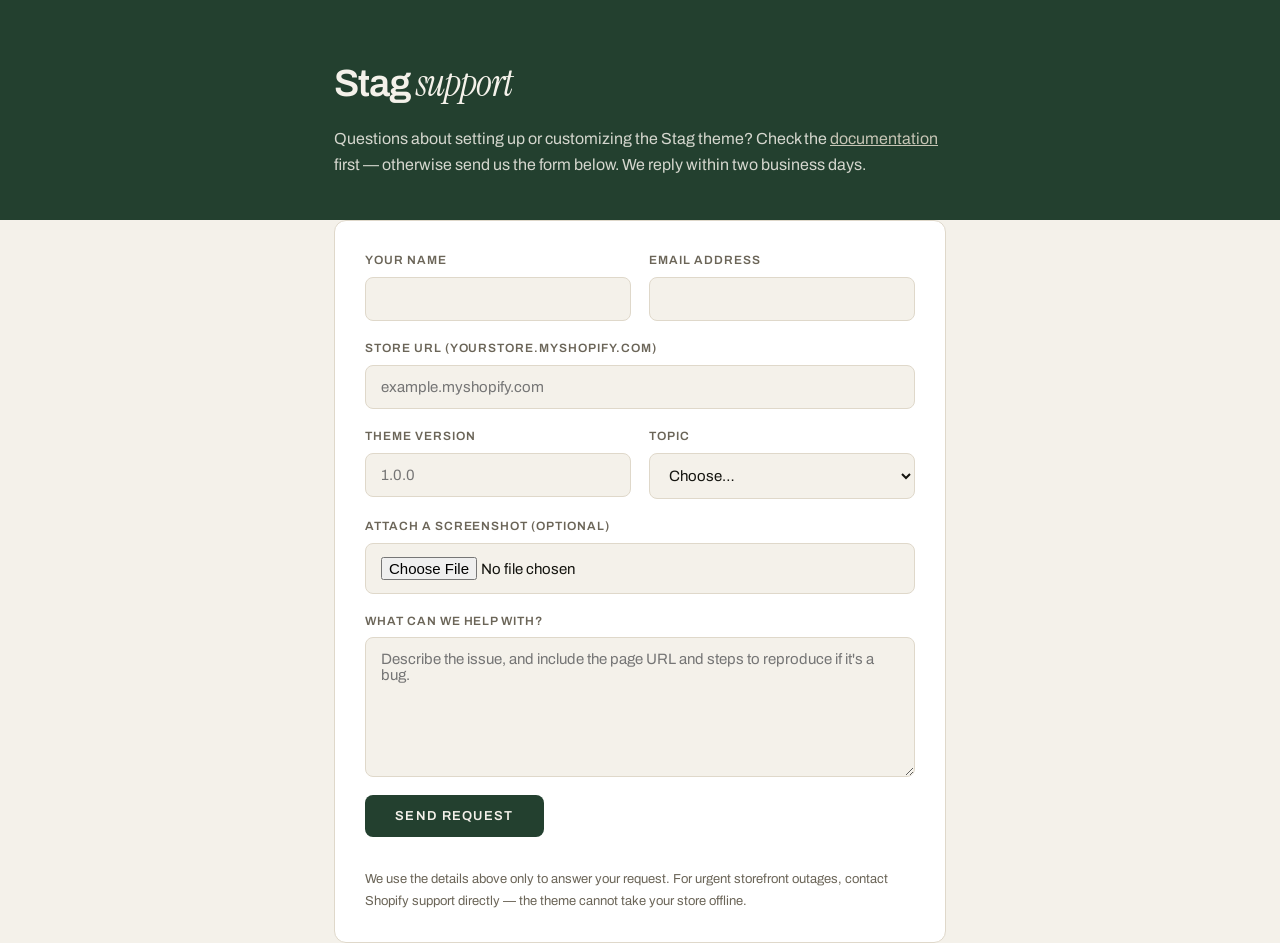
<file: docs/support.html>
<!doctype html>
<html lang="en">
<head>
<meta charset="utf-8">
<meta name="viewport" content="width=device-width, initial-scale=1">
<title>Stag Theme Support</title>
<meta name="description" content="Contact support for the Stag Shopify theme.">
<link rel="preconnect" href="https://fonts.googleapis.com">
<link href="https://fonts.googleapis.com/css2?family=Archivo:wght@400;500;600;700&family=Instrument+Serif&display=swap" rel="stylesheet">
<style>
  :root{--cream:#F4F1EA;--sand:#E3DCCD;--ink:#14140F;--forest:#23402F;--tan:#C0703A;--muted:#6B6558;--line:#DFD8CA}
  *{box-sizing:border-box;margin:0}
  body{font-family:'Archivo',system-ui,sans-serif;background:var(--cream);color:var(--ink);line-height:1.65;font-size:16px}
  .wrap{max-width:660px;margin:0 auto;padding:0 24px}
  header.site{background:var(--forest);color:var(--cream);padding:52px 0 42px}
  header.site h1{font-size:38px;letter-spacing:-.03em;font-weight:600}
  header.site h1 em{font-family:'Instrument Serif',serif;font-style:italic;font-weight:400}
  header.site p{margin-top:10px;opacity:.85}
  header.site a{color:var(--sand)}
  main{padding:48px 0 90px}
  form{display:flex;flex-direction:column;gap:18px;background:#fff;border:1px solid var(--line);border-radius:12px;padding:30px}
  label{display:flex;flex-direction:column;gap:6px;font-size:12px;font-weight:600;letter-spacing:.08em;text-transform:uppercase;color:var(--muted)}
  input,select,textarea{border:1px solid var(--line);border-radius:8px;padding:13px 15px;font-family:'Archivo',sans-serif;font-size:15px;color:var(--ink);background:var(--cream)}
  input:focus,select:focus,textarea:focus{outline:none;border-color:var(--tan)}
  textarea{resize:vertical}
  button{align-self:flex-start;background:var(--forest);color:var(--cream);border:none;border-radius:8px;padding:14px 30px;font-family:'Archivo',sans-serif;font-size:13px;font-weight:600;letter-spacing:.1em;text-transform:uppercase;cursor:pointer}
  button:hover{background:#1a3024}
  .note{font-size:13px;color:var(--muted);margin-top:14px}
  .row{display:grid;grid-template-columns:1fr 1fr;gap:18px}
  @media(max-width:600px){.row{grid-template-columns:1fr}}
</style>
</head>
<body>
<header class="site">
  <div class="wrap">
    <h1>Stag <em>support</em></h1>
    <p>Questions about setting up or customizing the Stag theme? Check the <a href="index.html">documentation</a> first — otherwise send us the form below. We reply within two business days.</p>
  </div>
</header>

<main class="wrap">
  <form action="https://formsubmit.co/nikita@eclecticdigital.in" method="POST" enctype="multipart/form-data">
    <input type="hidden" name="_subject" value="Stag theme support request">
    <input type="hidden" name="_captcha" value="true">
    <input type="hidden" name="_autoresponse" value="Thanks for contacting Stag theme support — we've received your request and will reply within two business days. If you have more details or screenshots to add, just reply to this email.">
    <input type="hidden" name="theme_name" value="Stag">
    <div class="row">
      <label>Your name
        <input type="text" name="name" autocomplete="name" required>
      </label>
      <label>Email address
        <input type="email" name="email" autocomplete="email" required>
      </label>
    </div>
    <label>Store URL (yourstore.myshopify.com)
      <input type="text" name="store_url" placeholder="example.myshopify.com" required>
    </label>
    <div class="row">
      <label>Theme version
        <input type="text" name="theme_version" placeholder="1.0.0" required>
      </label>
      <label>Topic
        <select name="topic" required>
          <option value="">Choose…</option>
          <option>Theme setup</option>
          <option>Sections and customization</option>
          <option>Cart and checkout</option>
          <option>Bug report</option>
          <option>Feature request</option>
          <option>Other</option>
        </select>
      </label>
    </div>
    <label>Attach a screenshot (optional)
      <input type="file" name="attachment" accept="image/png,image/jpeg,image/gif,image/webp">
    </label>
    <label>What can we help with?
      <textarea name="message" rows="7" required placeholder="Describe the issue, and include the page URL and steps to reproduce if it's a bug."></textarea>
    </label>
    <button type="submit">Send request</button>
    <p class="note">We use the details above only to answer your request. For urgent storefront outages, contact Shopify support directly — the theme cannot take your store offline.</p>
  </form>
</main>
</body>
</html>
</file>
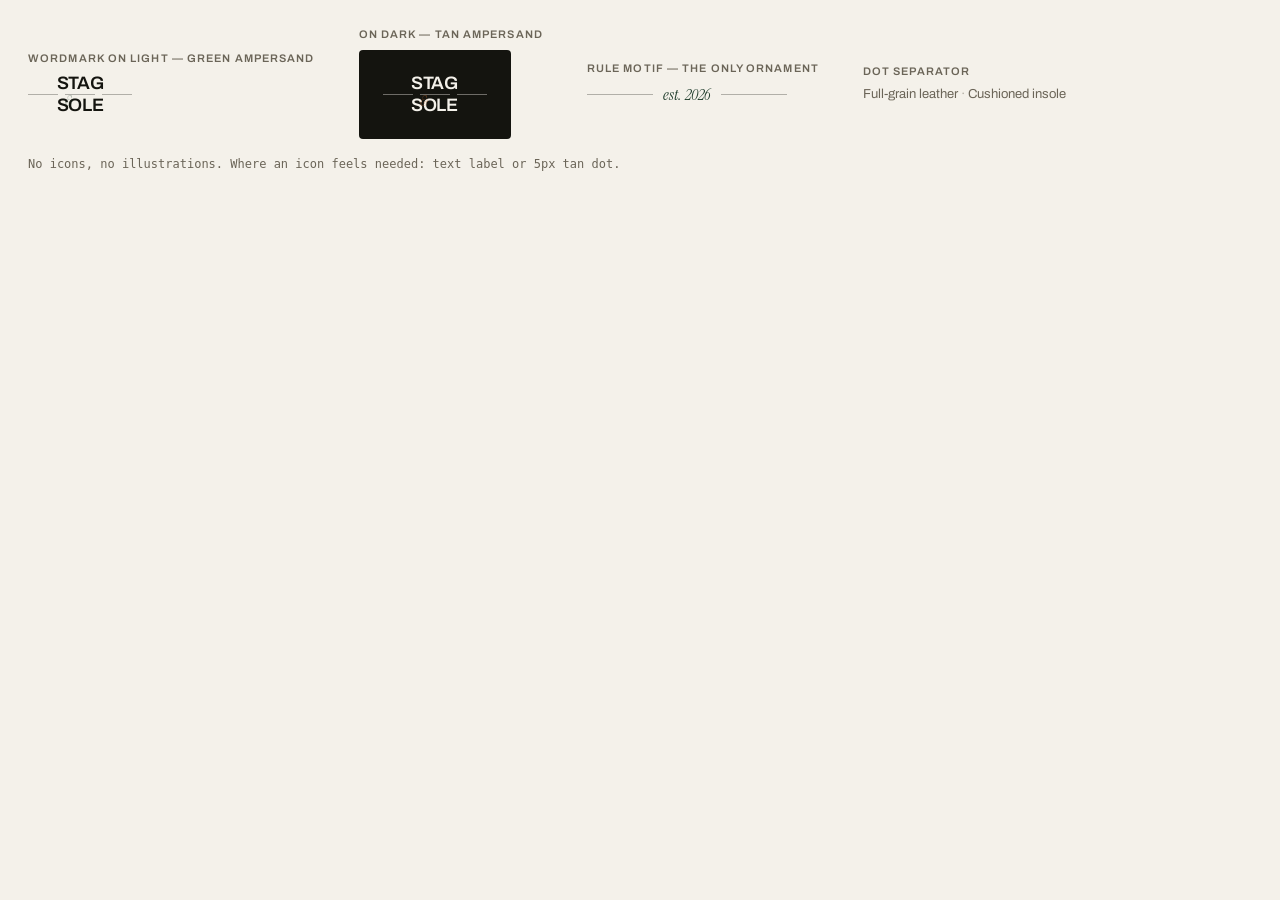
<file: design-system/brand/logo.html>
<!-- @dsCard group="Brand" name="Wordmark and ornament" subtitle="Stacked logo, ruled ampersand, dot separators" -->
<!DOCTYPE html>
<html lang="en">
<head>
<title>Wordmark</title>

<meta charset="utf-8">
<meta name="viewport" content="width=device-width, initial-scale=1">
<link rel="preconnect" href="https://fonts.googleapis.com">
<link rel="preconnect" href="https://fonts.gstatic.com" crossorigin>
<link href="https://fonts.googleapis.com/css2?family=Archivo:wght@400;500;600;700&family=Instrument+Serif:ital@0;1&display=swap" rel="stylesheet">
<style>
:root {
  --cream:#F4F1EA; --sand:#E3DCCD; --ink:#14140F; --green:#23402F; --green-deep:#1B3325;
  --tan:#C0703A; --muted:#6B6558; --body-muted:#4A463C; --line:#DFD8CA; --input-line:#C9C0AE;
  --font-sans:'Archivo',system-ui,sans-serif; --font-serif:'Instrument Serif',serif;
  --r-tag:2px; --r-ui:3px; --r-card:4px;
}
*{box-sizing:border-box}
body{margin:0;padding:28px;background:var(--cream);color:var(--ink);font-family:var(--font-sans);-webkit-font-smoothing:antialiased}
a{color:var(--ink);text-decoration:none} a:hover{color:var(--tan)}
.serif{font-family:var(--font-serif);font-style:italic;font-weight:400}
:focus-visible{outline:2px solid var(--tan);outline-offset:2px}
.g-label{font-size:11px;font-weight:600;letter-spacing:.1em;text-transform:uppercase;color:var(--muted);margin:0 0 10px;display:block}
.g-spec{font-size:12px;color:var(--muted);font-family:ui-monospace,monospace}
.row{display:flex;gap:16px;flex-wrap:wrap;align-items:flex-start}
.stack{display:flex;flex-direction:column;gap:22px}
</style>
</head>
<body>
<style>
.logo{display:inline-flex;flex-direction:column;align-items:center;gap:1px;line-height:1.05}
.lw{font-size:18px;font-weight:600;letter-spacing:-.02em}
.lr{display:flex;align-items:center;gap:7px;width:104px}
.lr span{flex:1;height:1px;background:var(--ink);opacity:.3}
.la{font-family:var(--font-serif);font-style:italic;font-size:15px;color:var(--green)}
.dark{background:var(--ink);color:var(--cream);padding:24px;border-radius:var(--r-card);display:inline-block}
.dark .lr span{background:var(--cream);opacity:.4}
.dark .la{color:var(--tan)}
.rule{display:flex;align-items:center;gap:10px;width:200px}
.rule span:not(.serif){flex:1;height:1px;background:var(--ink);opacity:.3}
</style>
<div class="row" style="gap:44px;align-items:center">
  <div><span class="g-label">Wordmark on light — green ampersand</span>
    <span class="logo"><span class="lw">STAG</span><span class="lr"><span></span><span class="la">&amp;</span><span></span></span><span class="lw">SOLE</span></span></div>
  <div><span class="g-label">On dark — tan ampersand</span>
    <div class="dark"><span class="logo"><span class="lw">STAG</span><span class="lr"><span></span><span class="la">&amp;</span><span></span></span><span class="lw">SOLE</span></span></div></div>
  <div><span class="g-label">Rule motif — the only ornament</span>
    <div class="rule"><span></span><span class="serif" style="color:var(--green)">est. 2026</span><span></span></div></div>
  <div><span class="g-label">Dot separator</span>
    <div style="font-size:13px;color:var(--muted)">Full-grain leather <span style="opacity:.5">·</span> Cushioned insole</div></div>
</div>
<p class="g-spec" style="margin-top:18px">No icons, no illustrations. Where an icon feels needed: text label or 5px tan dot.</p>
</body>
</html>
</file>
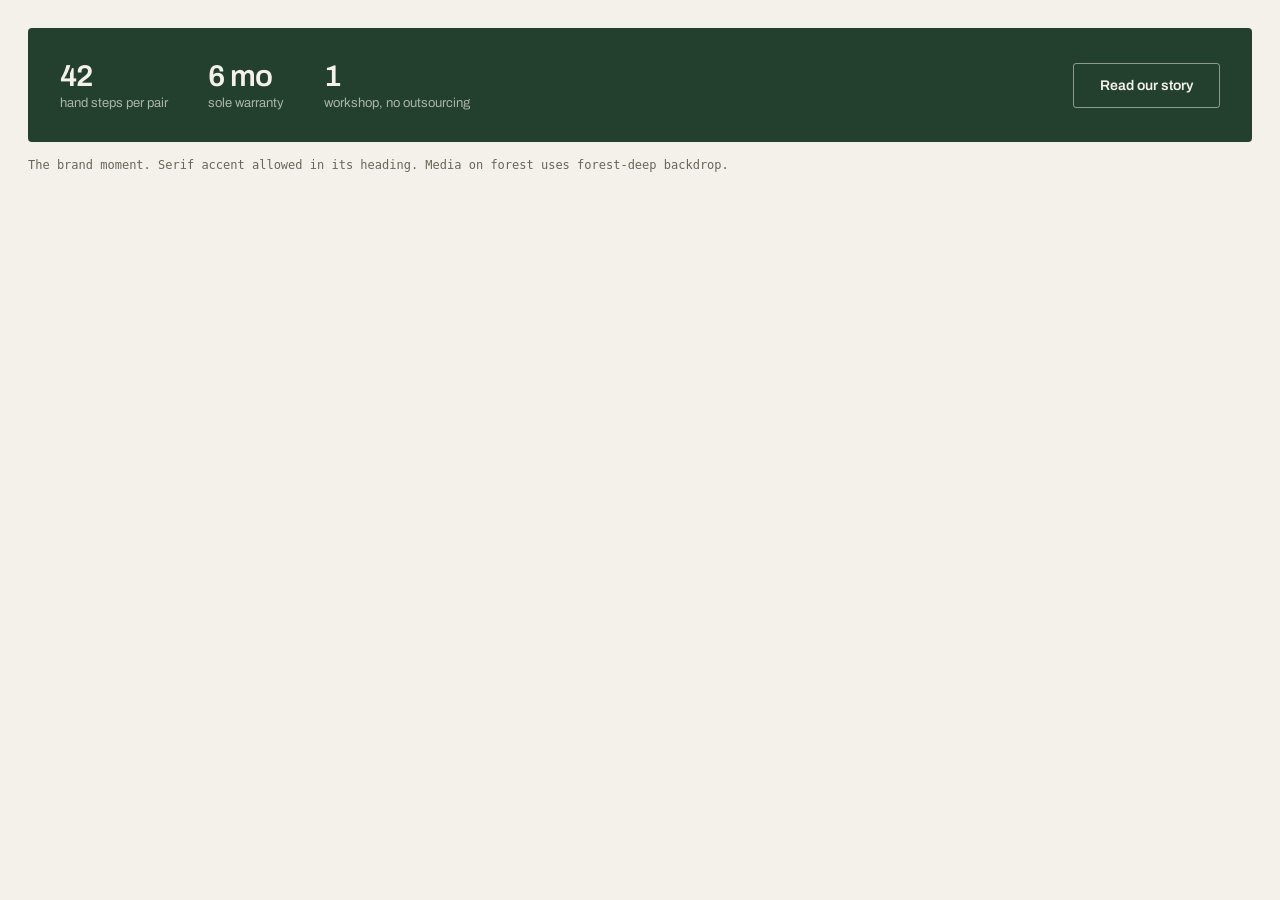
<file: design-system/components/band.html>
<!-- @dsCard group="Components" name="Forest band" subtitle="Stats + ghost CTA on forest green — max one per page" -->
<!DOCTYPE html>
<html lang="en">
<head>
<title>Forest band</title>

<meta charset="utf-8">
<meta name="viewport" content="width=device-width, initial-scale=1">
<link rel="preconnect" href="https://fonts.googleapis.com">
<link rel="preconnect" href="https://fonts.gstatic.com" crossorigin>
<link href="https://fonts.googleapis.com/css2?family=Archivo:wght@400;500;600;700&family=Instrument+Serif:ital@0;1&display=swap" rel="stylesheet">
<style>
:root {
  --cream:#F4F1EA; --sand:#E3DCCD; --ink:#14140F; --green:#23402F; --green-deep:#1B3325;
  --tan:#C0703A; --muted:#6B6558; --body-muted:#4A463C; --line:#DFD8CA; --input-line:#C9C0AE;
  --font-sans:'Archivo',system-ui,sans-serif; --font-serif:'Instrument Serif',serif;
  --r-tag:2px; --r-ui:3px; --r-card:4px;
}
*{box-sizing:border-box}
body{margin:0;padding:28px;background:var(--cream);color:var(--ink);font-family:var(--font-sans);-webkit-font-smoothing:antialiased}
a{color:var(--ink);text-decoration:none} a:hover{color:var(--tan)}
.serif{font-family:var(--font-serif);font-style:italic;font-weight:400}
:focus-visible{outline:2px solid var(--tan);outline-offset:2px}
.g-label{font-size:11px;font-weight:600;letter-spacing:.1em;text-transform:uppercase;color:var(--muted);margin:0 0 10px;display:block}
.g-spec{font-size:12px;color:var(--muted);font-family:ui-monospace,monospace}
.row{display:flex;gap:16px;flex-wrap:wrap;align-items:flex-start}
.stack{display:flex;flex-direction:column;gap:22px}
</style>
</head>
<body>
<style>
.band{background:var(--green);color:var(--cream);border-radius:var(--r-card);padding:32px;display:flex;gap:40px;align-items:center;flex-wrap:wrap}
.stat{display:flex;flex-direction:column;gap:4px}
.sv{font-size:30px;font-weight:600;letter-spacing:-.02em}
.sl{font-size:13px;opacity:.65}
.gb{padding:14px 26px;border-radius:var(--r-ui);background:transparent;color:var(--cream);border:1px solid rgba(244,241,234,.5);font-family:var(--font-sans);font-size:14px;font-weight:600;cursor:pointer;margin-left:auto}
.gb:hover{background:var(--cream);color:var(--green)}
</style>
<div class="band">
  <div class="stat"><span class="sv">42</span><span class="sl">hand steps per pair</span></div>
  <div class="stat"><span class="sv">6 mo</span><span class="sl">sole warranty</span></div>
  <div class="stat"><span class="sv">1</span><span class="sl">workshop, no outsourcing</span></div>
  <button class="gb">Read our story</button>
</div>
<p class="g-spec" style="margin-top:16px">The brand moment. Serif accent allowed in its heading. Media on forest uses forest-deep backdrop.</p>
</body>
</html>
</file>
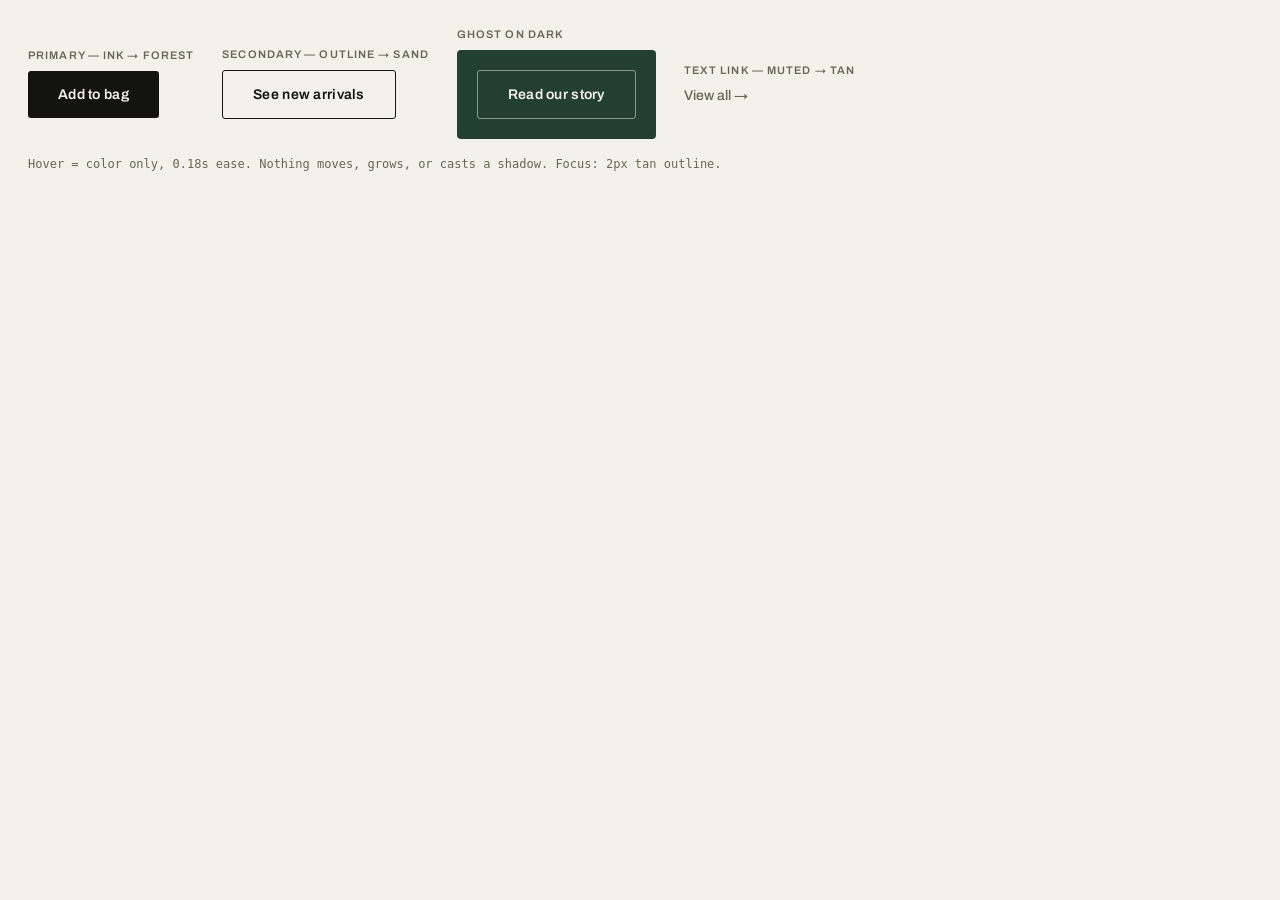
<file: design-system/components/buttons.html>
<!-- @dsCard group="Components" name="Buttons" subtitle="Dark / outline / ghost-on-dark + text link" -->
<!DOCTYPE html>
<html lang="en">
<head>
<title>Buttons</title>

<meta charset="utf-8">
<meta name="viewport" content="width=device-width, initial-scale=1">
<link rel="preconnect" href="https://fonts.googleapis.com">
<link rel="preconnect" href="https://fonts.gstatic.com" crossorigin>
<link href="https://fonts.googleapis.com/css2?family=Archivo:wght@400;500;600;700&family=Instrument+Serif:ital@0;1&display=swap" rel="stylesheet">
<style>
:root {
  --cream:#F4F1EA; --sand:#E3DCCD; --ink:#14140F; --green:#23402F; --green-deep:#1B3325;
  --tan:#C0703A; --muted:#6B6558; --body-muted:#4A463C; --line:#DFD8CA; --input-line:#C9C0AE;
  --font-sans:'Archivo',system-ui,sans-serif; --font-serif:'Instrument Serif',serif;
  --r-tag:2px; --r-ui:3px; --r-card:4px;
}
*{box-sizing:border-box}
body{margin:0;padding:28px;background:var(--cream);color:var(--ink);font-family:var(--font-sans);-webkit-font-smoothing:antialiased}
a{color:var(--ink);text-decoration:none} a:hover{color:var(--tan)}
.serif{font-family:var(--font-serif);font-style:italic;font-weight:400}
:focus-visible{outline:2px solid var(--tan);outline-offset:2px}
.g-label{font-size:11px;font-weight:600;letter-spacing:.1em;text-transform:uppercase;color:var(--muted);margin:0 0 10px;display:block}
.g-spec{font-size:12px;color:var(--muted);font-family:ui-monospace,monospace}
.row{display:flex;gap:16px;flex-wrap:wrap;align-items:flex-start}
.stack{display:flex;flex-direction:column;gap:22px}
</style>
</head>
<body>
<style>
.btn{display:inline-block;padding:16px 30px;border-radius:var(--r-ui);border:none;font-family:var(--font-sans);font-size:14px;font-weight:600;letter-spacing:.02em;cursor:pointer;transition:background .18s ease,color .18s ease}
.b1{background:var(--ink);color:var(--cream)} .b1:hover{background:var(--green)}
.b2{background:transparent;border:1px solid var(--ink);color:var(--ink)} .b2:hover{background:var(--sand)}
.b3wrap{background:var(--green);padding:20px;border-radius:var(--r-card);display:inline-block}
.b3{background:transparent;color:var(--cream);border:1px solid rgba(244,241,234,.5)} .b3:hover{background:var(--cream);color:var(--green)}
.lnk{font-size:14px;font-weight:500;color:var(--muted)} .lnk:hover{color:var(--tan)}
</style>
<div class="row" style="align-items:center;gap:28px">
  <div><span class="g-label">Primary — ink → forest</span><button class="btn b1">Add to bag</button></div>
  <div><span class="g-label">Secondary — outline → sand</span><button class="btn b2">See new arrivals</button></div>
  <div><span class="g-label">Ghost on dark</span><div class="b3wrap"><button class="btn b3">Read our story</button></div></div>
  <div><span class="g-label">Text link — muted → tan</span><a href="#" class="lnk">View all →</a></div>
</div>
<p class="g-spec" style="margin-top:18px">Hover = color only, 0.18s ease. Nothing moves, grows, or casts a shadow. Focus: 2px tan outline.</p>
</body>
</html>
</file>
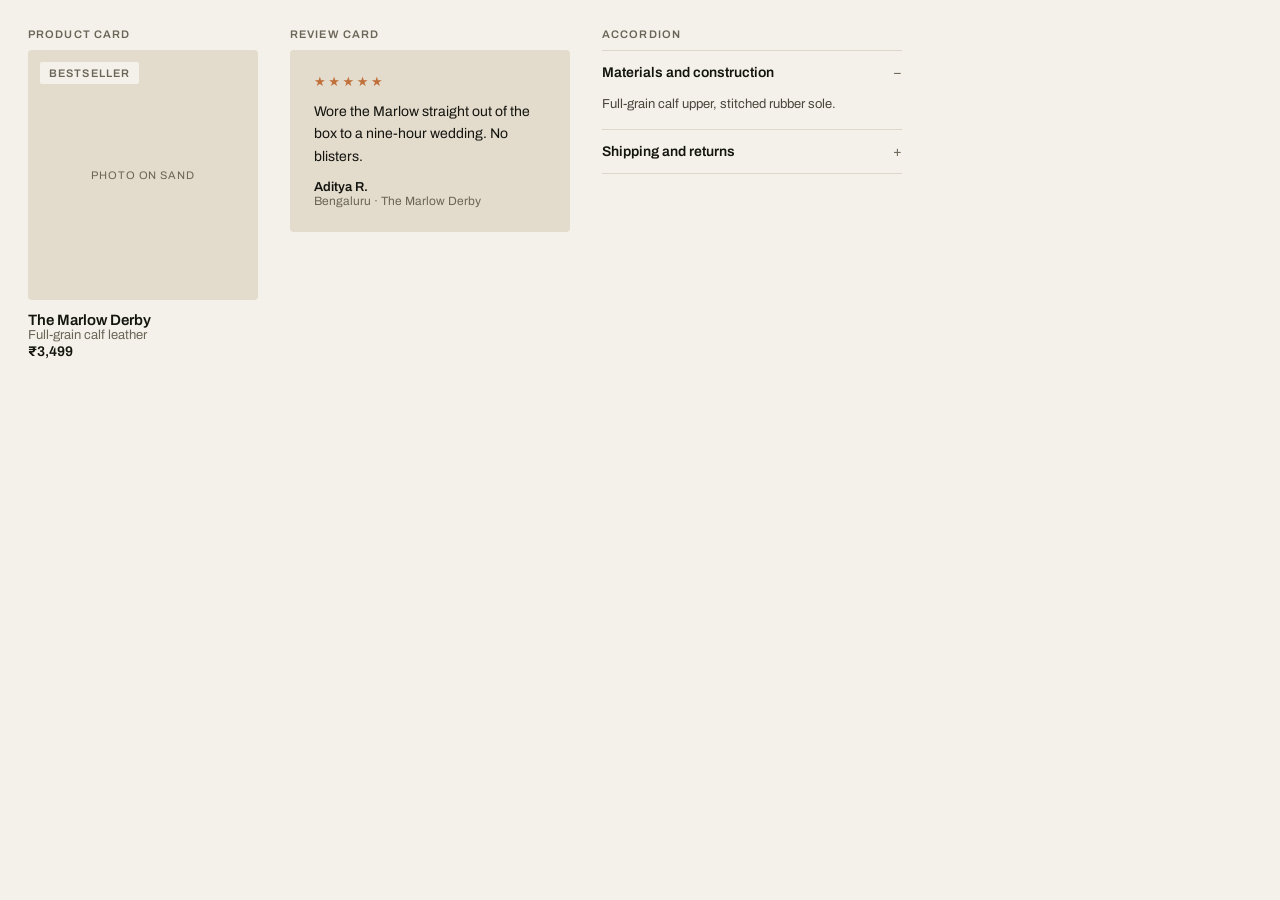
<file: design-system/components/cards.html>
<!-- @dsCard group="Components" name="Cards" subtitle="Product card, review card, accordion — flat, no shadows" -->
<!DOCTYPE html>
<html lang="en">
<head>
<title>Cards</title>

<meta charset="utf-8">
<meta name="viewport" content="width=device-width, initial-scale=1">
<link rel="preconnect" href="https://fonts.googleapis.com">
<link rel="preconnect" href="https://fonts.gstatic.com" crossorigin>
<link href="https://fonts.googleapis.com/css2?family=Archivo:wght@400;500;600;700&family=Instrument+Serif:ital@0;1&display=swap" rel="stylesheet">
<style>
:root {
  --cream:#F4F1EA; --sand:#E3DCCD; --ink:#14140F; --green:#23402F; --green-deep:#1B3325;
  --tan:#C0703A; --muted:#6B6558; --body-muted:#4A463C; --line:#DFD8CA; --input-line:#C9C0AE;
  --font-sans:'Archivo',system-ui,sans-serif; --font-serif:'Instrument Serif',serif;
  --r-tag:2px; --r-ui:3px; --r-card:4px;
}
*{box-sizing:border-box}
body{margin:0;padding:28px;background:var(--cream);color:var(--ink);font-family:var(--font-sans);-webkit-font-smoothing:antialiased}
a{color:var(--ink);text-decoration:none} a:hover{color:var(--tan)}
.serif{font-family:var(--font-serif);font-style:italic;font-weight:400}
:focus-visible{outline:2px solid var(--tan);outline-offset:2px}
.g-label{font-size:11px;font-weight:600;letter-spacing:.1em;text-transform:uppercase;color:var(--muted);margin:0 0 10px;display:block}
.g-spec{font-size:12px;color:var(--muted);font-family:ui-monospace,monospace}
.row{display:flex;gap:16px;flex-wrap:wrap;align-items:flex-start}
.stack{display:flex;flex-direction:column;gap:22px}
</style>
</head>
<body>
<style>
.pc{display:flex;flex-direction:column;gap:12px;width:230px}
.pcm{position:relative;height:250px;border-radius:var(--r-card);background:var(--sand);display:flex;align-items:center;justify-content:center;color:var(--muted);font-size:11px;letter-spacing:.08em;text-transform:uppercase}
.tag{position:absolute;top:12px;left:12px;background:var(--cream);font-size:11px;font-weight:600;letter-spacing:.1em;text-transform:uppercase;padding:5px 9px;border-radius:var(--r-tag)}
.rv{background:var(--sand);border-radius:var(--r-card);padding:24px;display:flex;flex-direction:column;gap:12px;width:280px}
.stars{font-size:13px;letter-spacing:.2em;color:var(--tan)}
.acc{border-top:1px solid var(--line);width:300px}
.acc:last-of-type{border-bottom:1px solid var(--line)}
.acc summary{padding:14px 0;font-size:14px;font-weight:600;cursor:pointer;list-style:none;display:flex;justify-content:space-between}
.acc summary::-webkit-details-marker{display:none}
.acc summary::after{content:'+';font-weight:400;color:var(--muted)}
.acc[open] summary::after{content:'−'}
.acc div{padding:0 0 14px;font-size:13px;line-height:1.6;color:var(--body-muted)}
</style>
<div class="row" style="gap:32px">
  <div><span class="g-label">Product card</span>
    <div class="pc"><div class="pcm">Photo on sand<span class="tag">Bestseller</span></div>
      <div><div style="font-size:15px;font-weight:600">The Marlow Derby</div>
      <div style="font-size:13px;color:var(--muted)">Full-grain calf leather</div>
      <div style="font-size:14px;font-weight:600;margin-top:2px">₹3,499</div></div></div></div>
  <div><span class="g-label">Review card</span>
    <div class="rv"><span class="stars">★★★★★</span>
      <p style="margin:0;font-size:14px;line-height:1.6">Wore the Marlow straight out of the box to a nine-hour wedding. No blisters.</p>
      <div><div style="font-size:13px;font-weight:600">Aditya R.</div><div style="font-size:12px;color:var(--muted)">Bengaluru · The Marlow Derby</div></div></div></div>
  <div><span class="g-label">Accordion</span>
    <details class="acc" open><summary>Materials and construction</summary><div>Full-grain calf upper, stitched rubber sole.</div></details>
    <details class="acc"><summary>Shipping and returns</summary><div>Tracked delivery in 3–5 days across India.</div></details></div>
</div>
</body>
</html>
</file>
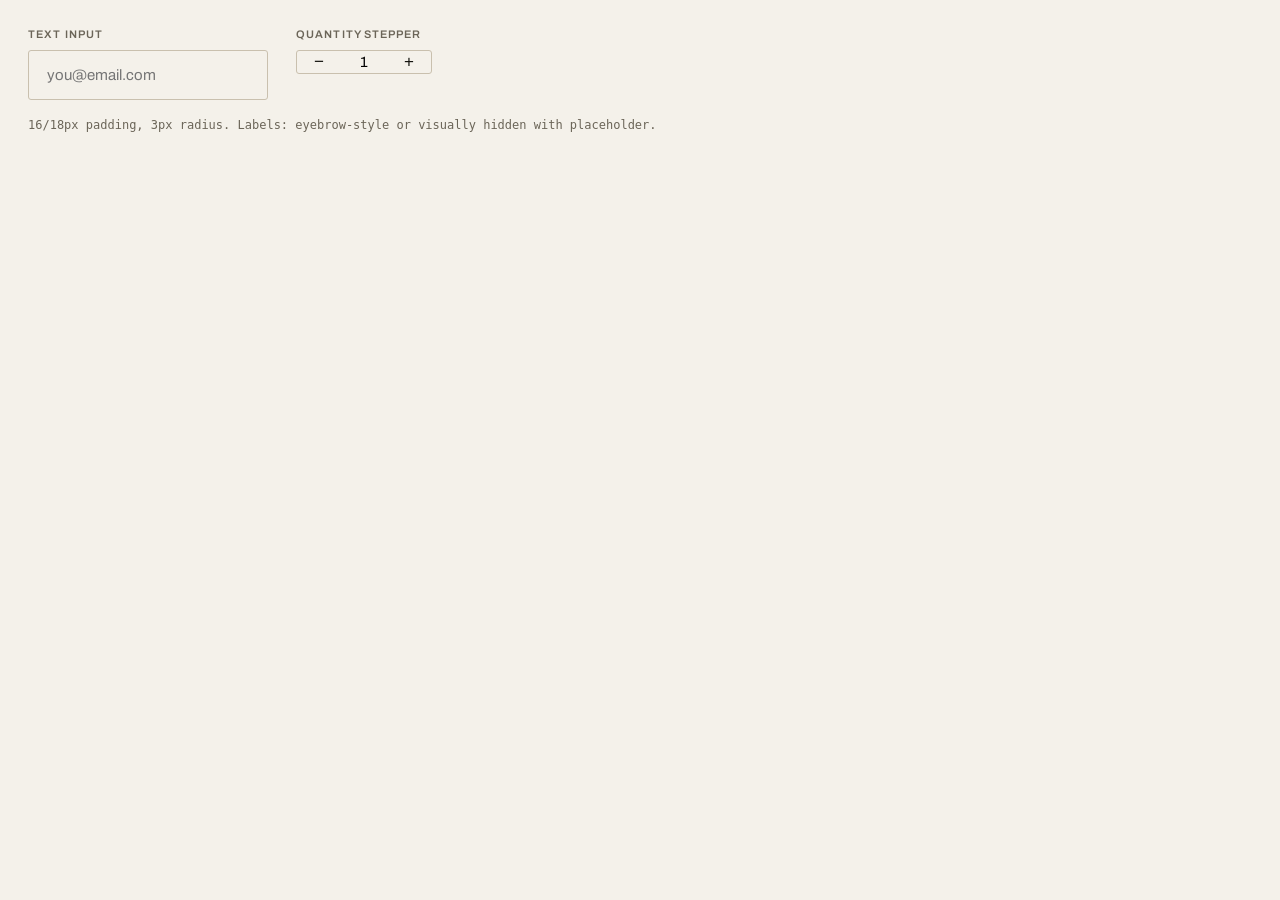
<file: design-system/components/forms.html>
<!-- @dsCard group="Components" name="Forms" subtitle="Inputs, quantity stepper — tan focus, no glow" -->
<!DOCTYPE html>
<html lang="en">
<head>
<title>Forms</title>

<meta charset="utf-8">
<meta name="viewport" content="width=device-width, initial-scale=1">
<link rel="preconnect" href="https://fonts.googleapis.com">
<link rel="preconnect" href="https://fonts.gstatic.com" crossorigin>
<link href="https://fonts.googleapis.com/css2?family=Archivo:wght@400;500;600;700&family=Instrument+Serif:ital@0;1&display=swap" rel="stylesheet">
<style>
:root {
  --cream:#F4F1EA; --sand:#E3DCCD; --ink:#14140F; --green:#23402F; --green-deep:#1B3325;
  --tan:#C0703A; --muted:#6B6558; --body-muted:#4A463C; --line:#DFD8CA; --input-line:#C9C0AE;
  --font-sans:'Archivo',system-ui,sans-serif; --font-serif:'Instrument Serif',serif;
  --r-tag:2px; --r-ui:3px; --r-card:4px;
}
*{box-sizing:border-box}
body{margin:0;padding:28px;background:var(--cream);color:var(--ink);font-family:var(--font-sans);-webkit-font-smoothing:antialiased}
a{color:var(--ink);text-decoration:none} a:hover{color:var(--tan)}
.serif{font-family:var(--font-serif);font-style:italic;font-weight:400}
:focus-visible{outline:2px solid var(--tan);outline-offset:2px}
.g-label{font-size:11px;font-weight:600;letter-spacing:.1em;text-transform:uppercase;color:var(--muted);margin:0 0 10px;display:block}
.g-spec{font-size:12px;color:var(--muted);font-family:ui-monospace,monospace}
.row{display:flex;gap:16px;flex-wrap:wrap;align-items:flex-start}
.stack{display:flex;flex-direction:column;gap:22px}
</style>
</head>
<body>
<style>
.input{border:1px solid var(--input-line);background:var(--cream);border-radius:var(--r-ui);padding:16px 18px;font-family:var(--font-sans);font-size:15px;color:var(--ink);outline:none;min-width:240px}
.input:focus{border-color:var(--tan)}
.qty{display:inline-flex;align-items:stretch;border:1px solid var(--input-line);border-radius:var(--r-ui);overflow:hidden}
.qty button{width:44px;border:none;background:transparent;font-size:17px;cursor:pointer;color:var(--ink)}
.qty button:hover{background:var(--sand)}
.qty input{width:46px;border:none;text-align:center;font-family:var(--font-sans);font-size:15px;background:transparent}
</style>
<div class="row" style="gap:28px">
  <div><span class="g-label">Text input</span><input class="input" placeholder="you@email.com"></div>
  <div><span class="g-label">Quantity stepper</span><div class="qty"><button>−</button><input value="1"><button>+</button></div></div>
</div>
<p class="g-spec" style="margin-top:18px">16/18px padding, 3px radius. Labels: eyebrow-style or visually hidden with placeholder.</p>
</body>
</html>
</file>
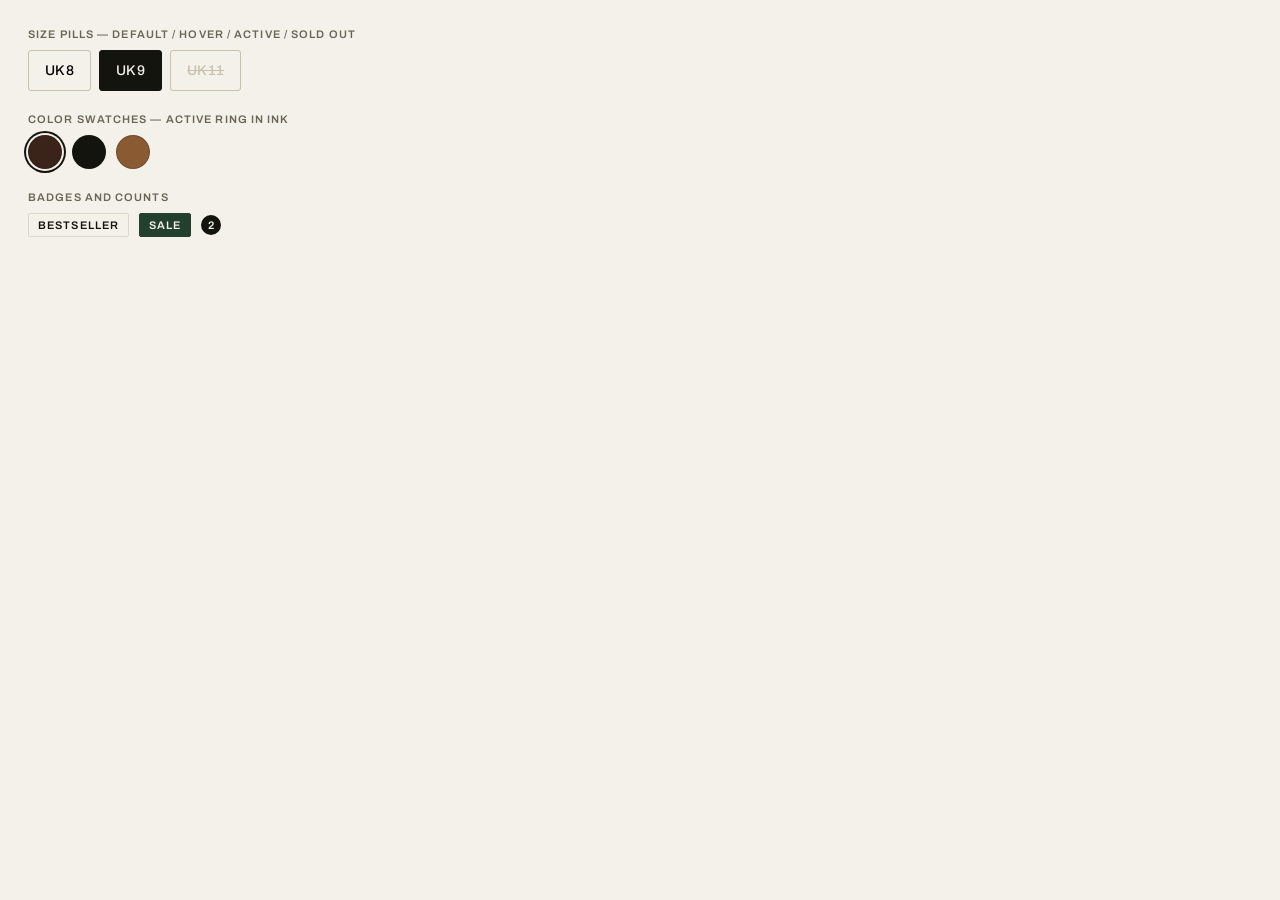
<file: design-system/components/selectors.html>
<!-- @dsCard group="Components" name="Selectors and badges" subtitle="Size pills, color swatches, tags, count pill" -->
<!DOCTYPE html>
<html lang="en">
<head>
<title>Selectors</title>

<meta charset="utf-8">
<meta name="viewport" content="width=device-width, initial-scale=1">
<link rel="preconnect" href="https://fonts.googleapis.com">
<link rel="preconnect" href="https://fonts.gstatic.com" crossorigin>
<link href="https://fonts.googleapis.com/css2?family=Archivo:wght@400;500;600;700&family=Instrument+Serif:ital@0;1&display=swap" rel="stylesheet">
<style>
:root {
  --cream:#F4F1EA; --sand:#E3DCCD; --ink:#14140F; --green:#23402F; --green-deep:#1B3325;
  --tan:#C0703A; --muted:#6B6558; --body-muted:#4A463C; --line:#DFD8CA; --input-line:#C9C0AE;
  --font-sans:'Archivo',system-ui,sans-serif; --font-serif:'Instrument Serif',serif;
  --r-tag:2px; --r-ui:3px; --r-card:4px;
}
*{box-sizing:border-box}
body{margin:0;padding:28px;background:var(--cream);color:var(--ink);font-family:var(--font-sans);-webkit-font-smoothing:antialiased}
a{color:var(--ink);text-decoration:none} a:hover{color:var(--tan)}
.serif{font-family:var(--font-serif);font-style:italic;font-weight:400}
:focus-visible{outline:2px solid var(--tan);outline-offset:2px}
.g-label{font-size:11px;font-weight:600;letter-spacing:.1em;text-transform:uppercase;color:var(--muted);margin:0 0 10px;display:block}
.g-spec{font-size:12px;color:var(--muted);font-family:ui-monospace,monospace}
.row{display:flex;gap:16px;flex-wrap:wrap;align-items:flex-start}
.stack{display:flex;flex-direction:column;gap:22px}
</style>
</head>
<body>
<style>
.pill{min-width:56px;padding:12px 16px;border:1px solid var(--input-line);border-radius:var(--r-ui);background:transparent;font-family:var(--font-sans);font-size:14px;font-weight:500;cursor:pointer}
.pill:hover{border-color:var(--ink)}
.pill.on{background:var(--ink);border-color:var(--ink);color:var(--cream)}
.pill.out{color:var(--input-line);text-decoration:line-through;cursor:not-allowed}
.dot{width:34px;height:34px;border-radius:50%;border:1px solid rgba(20,20,15,.2);cursor:pointer}
.dot.on{box-shadow:0 0 0 2px var(--cream),0 0 0 4px var(--ink)}
.tag{display:inline-block;background:var(--cream);color:var(--ink);font-size:11px;font-weight:600;letter-spacing:.1em;text-transform:uppercase;padding:5px 9px;border-radius:var(--r-tag);border:1px solid var(--line)}
.tag.sale{background:var(--green);color:var(--cream);border-color:var(--green)}
.cnt{min-width:20px;height:20px;border-radius:10px;background:var(--ink);color:var(--cream);font-size:11px;font-weight:600;display:inline-flex;align-items:center;justify-content:center;padding:0 6px}
</style>
<div class="stack">
  <div><span class="g-label">Size pills — default / hover / active / sold out</span>
    <div class="row" style="gap:8px"><button class="pill">UK 8</button><button class="pill on">UK 9</button><button class="pill out" disabled>UK 11</button></div></div>
  <div><span class="g-label">Color swatches — active ring in ink</span>
    <div class="row" style="gap:10px"><button class="dot on" style="background:#3A2318"></button><button class="dot" style="background:#14140F"></button><button class="dot" style="background:#8A5A32"></button></div></div>
  <div><span class="g-label">Badges and counts</span>
    <div class="row" style="gap:10px;align-items:center"><span class="tag">Bestseller</span><span class="tag sale">Sale</span><span class="cnt">2</span></div></div>
</div>
</body>
</html>
</file>
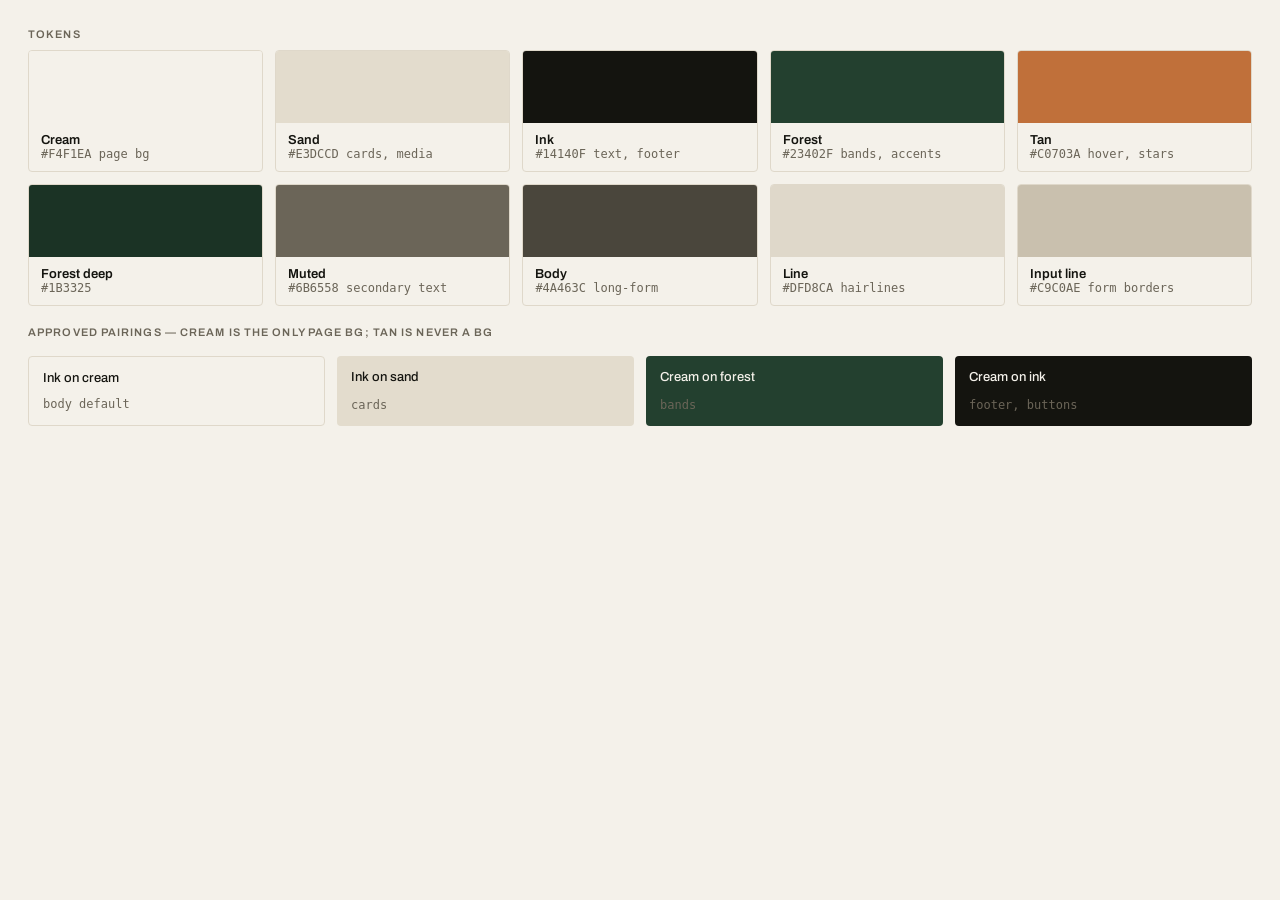
<file: design-system/foundations/colors.html>
<!-- @dsCard group="Foundations" name="Colors" subtitle="5 brand + 5 utility tokens, approved pairings" -->
<!DOCTYPE html>
<html lang="en">
<head>
<title>Colors</title>

<meta charset="utf-8">
<meta name="viewport" content="width=device-width, initial-scale=1">
<link rel="preconnect" href="https://fonts.googleapis.com">
<link rel="preconnect" href="https://fonts.gstatic.com" crossorigin>
<link href="https://fonts.googleapis.com/css2?family=Archivo:wght@400;500;600;700&family=Instrument+Serif:ital@0;1&display=swap" rel="stylesheet">
<style>
:root {
  --cream:#F4F1EA; --sand:#E3DCCD; --ink:#14140F; --green:#23402F; --green-deep:#1B3325;
  --tan:#C0703A; --muted:#6B6558; --body-muted:#4A463C; --line:#DFD8CA; --input-line:#C9C0AE;
  --font-sans:'Archivo',system-ui,sans-serif; --font-serif:'Instrument Serif',serif;
  --r-tag:2px; --r-ui:3px; --r-card:4px;
}
*{box-sizing:border-box}
body{margin:0;padding:28px;background:var(--cream);color:var(--ink);font-family:var(--font-sans);-webkit-font-smoothing:antialiased}
a{color:var(--ink);text-decoration:none} a:hover{color:var(--tan)}
.serif{font-family:var(--font-serif);font-style:italic;font-weight:400}
:focus-visible{outline:2px solid var(--tan);outline-offset:2px}
.g-label{font-size:11px;font-weight:600;letter-spacing:.1em;text-transform:uppercase;color:var(--muted);margin:0 0 10px;display:block}
.g-spec{font-size:12px;color:var(--muted);font-family:ui-monospace,monospace}
.row{display:flex;gap:16px;flex-wrap:wrap;align-items:flex-start}
.stack{display:flex;flex-direction:column;gap:22px}
</style>
</head>
<body>
<style>
.sw{display:grid;grid-template-columns:repeat(5,1fr);gap:12px}
.sc{border:1px solid var(--line);border-radius:var(--r-card);overflow:hidden}
.chip{height:72px}
.meta{padding:10px 12px}
.nm{font-size:13px;font-weight:600}
.pairs{display:grid;grid-template-columns:repeat(4,1fr);gap:12px;margin-top:18px}
.pair{border-radius:var(--r-card);padding:14px;font-size:13px;font-weight:500;min-height:70px;display:flex;flex-direction:column;justify-content:space-between}
</style>
<span class="g-label">Tokens</span>
<div class="sw">
  <div class="sc"><div class="chip" style="background:var(--cream)"></div><div class="meta"><div class="nm">Cream</div><div class="g-spec">#F4F1EA page bg</div></div></div>
  <div class="sc"><div class="chip" style="background:var(--sand)"></div><div class="meta"><div class="nm">Sand</div><div class="g-spec">#E3DCCD cards, media</div></div></div>
  <div class="sc"><div class="chip" style="background:var(--ink)"></div><div class="meta"><div class="nm">Ink</div><div class="g-spec">#14140F text, footer</div></div></div>
  <div class="sc"><div class="chip" style="background:var(--green)"></div><div class="meta"><div class="nm">Forest</div><div class="g-spec">#23402F bands, accents</div></div></div>
  <div class="sc"><div class="chip" style="background:var(--tan)"></div><div class="meta"><div class="nm">Tan</div><div class="g-spec">#C0703A hover, stars</div></div></div>
  <div class="sc"><div class="chip" style="background:var(--green-deep)"></div><div class="meta"><div class="nm">Forest deep</div><div class="g-spec">#1B3325</div></div></div>
  <div class="sc"><div class="chip" style="background:var(--muted)"></div><div class="meta"><div class="nm">Muted</div><div class="g-spec">#6B6558 secondary text</div></div></div>
  <div class="sc"><div class="chip" style="background:var(--body-muted)"></div><div class="meta"><div class="nm">Body</div><div class="g-spec">#4A463C long-form</div></div></div>
  <div class="sc"><div class="chip" style="background:var(--line)"></div><div class="meta"><div class="nm">Line</div><div class="g-spec">#DFD8CA hairlines</div></div></div>
  <div class="sc"><div class="chip" style="background:var(--input-line)"></div><div class="meta"><div class="nm">Input line</div><div class="g-spec">#C9C0AE form borders</div></div></div>
</div>
<span class="g-label" style="margin-top:20px">Approved pairings — cream is the only page bg; tan is never a bg</span>
<div class="pairs">
  <div class="pair" style="background:var(--cream);color:var(--ink);border:1px solid var(--line)"><span>Ink on cream</span><span class="g-spec">body default</span></div>
  <div class="pair" style="background:var(--sand);color:var(--ink)"><span>Ink on sand</span><span class="g-spec">cards</span></div>
  <div class="pair" style="background:var(--green);color:var(--cream)"><span>Cream on forest</span><span class="g-spec">bands</span></div>
  <div class="pair" style="background:var(--ink);color:var(--cream)"><span>Cream on ink</span><span class="g-spec">footer, buttons</span></div>
</div>
</body>
</html>
</file>
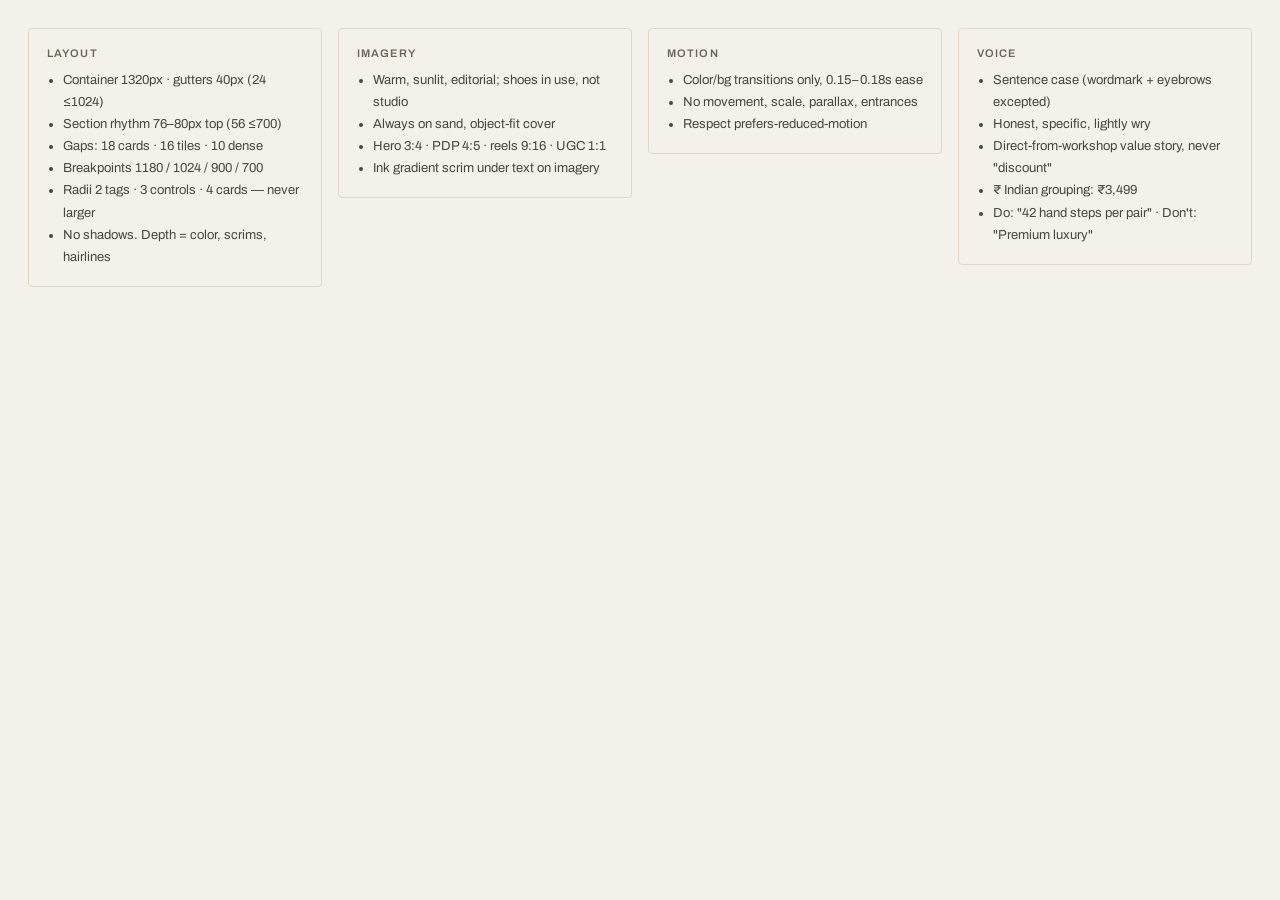
<file: design-system/foundations/rules.html>
<!-- @dsCard group="Foundations" name="Layout, motion, imagery, voice" subtitle="Container, rhythm, radii, no shadows, copy rules" -->
<!DOCTYPE html>
<html lang="en">
<head>
<title>Rules</title>

<meta charset="utf-8">
<meta name="viewport" content="width=device-width, initial-scale=1">
<link rel="preconnect" href="https://fonts.googleapis.com">
<link rel="preconnect" href="https://fonts.gstatic.com" crossorigin>
<link href="https://fonts.googleapis.com/css2?family=Archivo:wght@400;500;600;700&family=Instrument+Serif:ital@0;1&display=swap" rel="stylesheet">
<style>
:root {
  --cream:#F4F1EA; --sand:#E3DCCD; --ink:#14140F; --green:#23402F; --green-deep:#1B3325;
  --tan:#C0703A; --muted:#6B6558; --body-muted:#4A463C; --line:#DFD8CA; --input-line:#C9C0AE;
  --font-sans:'Archivo',system-ui,sans-serif; --font-serif:'Instrument Serif',serif;
  --r-tag:2px; --r-ui:3px; --r-card:4px;
}
*{box-sizing:border-box}
body{margin:0;padding:28px;background:var(--cream);color:var(--ink);font-family:var(--font-sans);-webkit-font-smoothing:antialiased}
a{color:var(--ink);text-decoration:none} a:hover{color:var(--tan)}
.serif{font-family:var(--font-serif);font-style:italic;font-weight:400}
:focus-visible{outline:2px solid var(--tan);outline-offset:2px}
.g-label{font-size:11px;font-weight:600;letter-spacing:.1em;text-transform:uppercase;color:var(--muted);margin:0 0 10px;display:block}
.g-spec{font-size:12px;color:var(--muted);font-family:ui-monospace,monospace}
.row{display:flex;gap:16px;flex-wrap:wrap;align-items:flex-start}
.stack{display:flex;flex-direction:column;gap:22px}
</style>
</head>
<body>
<style>
.rc{border:1px solid var(--line);border-radius:var(--r-card);padding:18px;flex:1;min-width:230px}
ul{margin:0;padding-left:16px;font-size:13px;color:var(--body-muted);line-height:1.7}
</style>
<div class="row">
  <div class="rc"><span class="g-label">Layout</span><ul>
    <li>Container 1320px · gutters 40px (24 ≤1024)</li>
    <li>Section rhythm 76–80px top (56 ≤700)</li>
    <li>Gaps: 18 cards · 16 tiles · 10 dense</li>
    <li>Breakpoints 1180 / 1024 / 900 / 700</li>
    <li>Radii 2 tags · 3 controls · 4 cards — never larger</li>
    <li>No shadows. Depth = color, scrims, hairlines</li>
  </ul></div>
  <div class="rc"><span class="g-label">Imagery</span><ul>
    <li>Warm, sunlit, editorial; shoes in use, not studio</li>
    <li>Always on sand, object-fit cover</li>
    <li>Hero 3:4 · PDP 4:5 · reels 9:16 · UGC 1:1</li>
    <li>Ink gradient scrim under text on imagery</li>
  </ul></div>
  <div class="rc"><span class="g-label">Motion</span><ul>
    <li>Color/bg transitions only, 0.15–0.18s ease</li>
    <li>No movement, scale, parallax, entrances</li>
    <li>Respect prefers-reduced-motion</li>
  </ul></div>
  <div class="rc"><span class="g-label">Voice</span><ul>
    <li>Sentence case (wordmark + eyebrows excepted)</li>
    <li>Honest, specific, lightly wry</li>
    <li>Direct-from-workshop value story, never "discount"</li>
    <li>₹ Indian grouping: ₹3,499</li>
    <li>Do: "42 hand steps per pair" · Don't: "Premium luxury"</li>
  </ul></div>
</div>
</body>
</html>
</file>
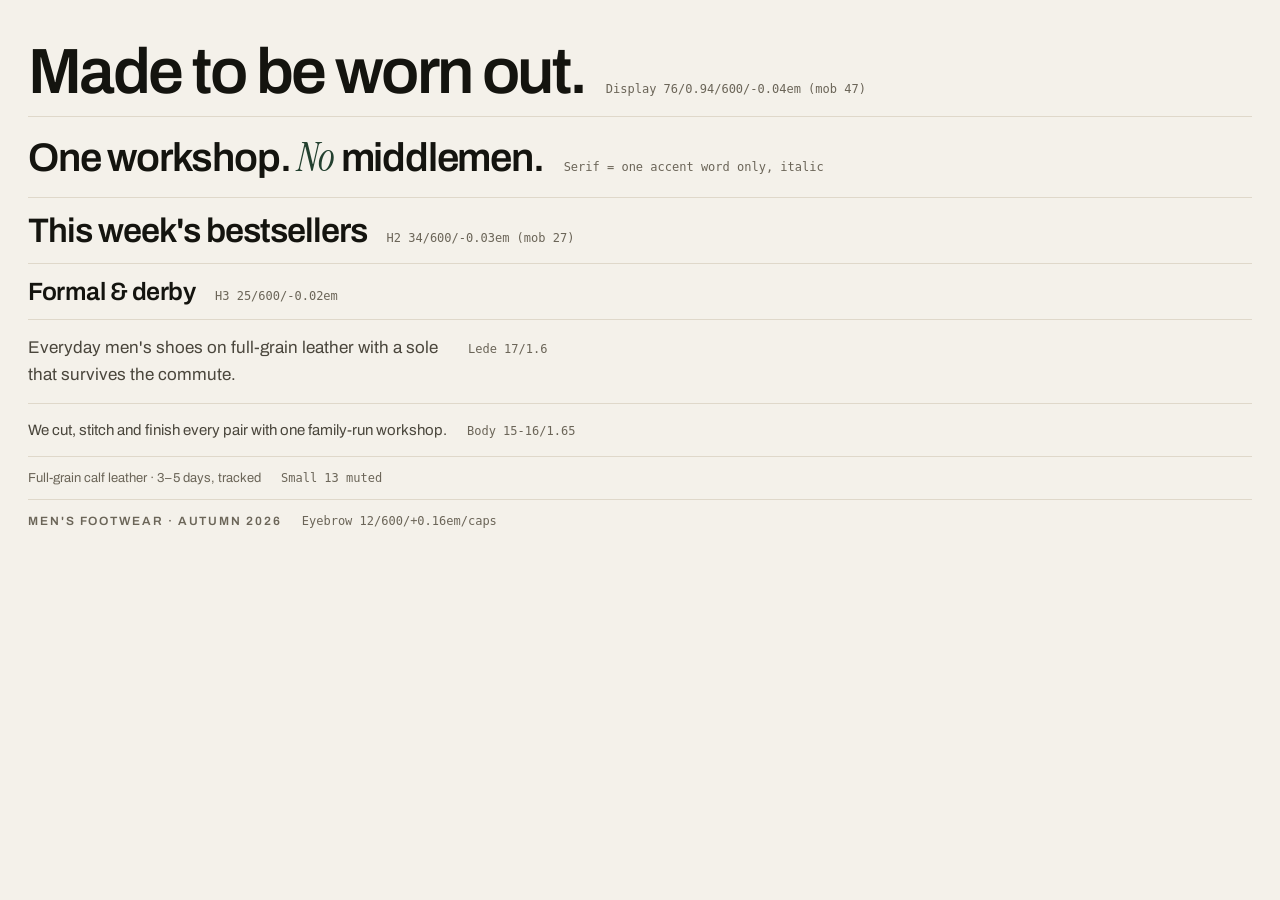
<file: design-system/foundations/typography.html>
<!-- @dsCard group="Foundations" name="Typography" subtitle="Archivo scale + Instrument Serif accent rule" -->
<!DOCTYPE html>
<html lang="en">
<head>
<title>Typography</title>

<meta charset="utf-8">
<meta name="viewport" content="width=device-width, initial-scale=1">
<link rel="preconnect" href="https://fonts.googleapis.com">
<link rel="preconnect" href="https://fonts.gstatic.com" crossorigin>
<link href="https://fonts.googleapis.com/css2?family=Archivo:wght@400;500;600;700&family=Instrument+Serif:ital@0;1&display=swap" rel="stylesheet">
<style>
:root {
  --cream:#F4F1EA; --sand:#E3DCCD; --ink:#14140F; --green:#23402F; --green-deep:#1B3325;
  --tan:#C0703A; --muted:#6B6558; --body-muted:#4A463C; --line:#DFD8CA; --input-line:#C9C0AE;
  --font-sans:'Archivo',system-ui,sans-serif; --font-serif:'Instrument Serif',serif;
  --r-tag:2px; --r-ui:3px; --r-card:4px;
}
*{box-sizing:border-box}
body{margin:0;padding:28px;background:var(--cream);color:var(--ink);font-family:var(--font-sans);-webkit-font-smoothing:antialiased}
a{color:var(--ink);text-decoration:none} a:hover{color:var(--tan)}
.serif{font-family:var(--font-serif);font-style:italic;font-weight:400}
:focus-visible{outline:2px solid var(--tan);outline-offset:2px}
.g-label{font-size:11px;font-weight:600;letter-spacing:.1em;text-transform:uppercase;color:var(--muted);margin:0 0 10px;display:block}
.g-spec{font-size:12px;color:var(--muted);font-family:ui-monospace,monospace}
.row{display:flex;gap:16px;flex-wrap:wrap;align-items:flex-start}
.stack{display:flex;flex-direction:column;gap:22px}
</style>
</head>
<body>
<style>
.tr{display:flex;align-items:baseline;gap:20px;padding:14px 0;border-bottom:1px solid var(--line);flex-wrap:wrap}
.tr:last-child{border-bottom:none}
</style>
<div class="tr"><span style="font-size:64px;line-height:.94;letter-spacing:-.04em;font-weight:600">Made to be worn out.</span><span class="g-spec">Display 76/0.94/600/-0.04em (mob 47)</span></div>
<div class="tr"><span style="font-size:40px;font-weight:600;letter-spacing:-.03em">One workshop. <span class="serif" style="color:var(--green)">No</span> middlemen.</span><span class="g-spec">Serif = one accent word only, italic</span></div>
<div class="tr"><span style="font-size:34px;font-weight:600;letter-spacing:-.03em">This week's bestsellers</span><span class="g-spec">H2 34/600/-0.03em (mob 27)</span></div>
<div class="tr"><span style="font-size:25px;font-weight:600;letter-spacing:-.02em">Formal &amp; derby</span><span class="g-spec">H3 25/600/-0.02em</span></div>
<div class="tr"><span style="font-size:17px;line-height:1.6;color:var(--body-muted);max-width:420px">Everyday men's shoes on full-grain leather with a sole that survives the commute.</span><span class="g-spec">Lede 17/1.6</span></div>
<div class="tr"><span style="font-size:15px;line-height:1.65;color:var(--body-muted);max-width:420px">We cut, stitch and finish every pair with one family-run workshop.</span><span class="g-spec">Body 15-16/1.65</span></div>
<div class="tr"><span style="font-size:13px;color:var(--muted)">Full-grain calf leather · 3–5 days, tracked</span><span class="g-spec">Small 13 muted</span></div>
<div class="tr"><span style="font-size:12px;font-weight:600;letter-spacing:.16em;text-transform:uppercase;color:var(--muted)">Men's footwear · Autumn 2026</span><span class="g-spec">Eyebrow 12/600/+0.16em/caps</span></div>
</body>
</html>
</file>
<file: styles.css>
/* ============================================================
   Stag & Sole — compiled from "Stag & Sole Home.dc.html"
   Palette: cream #F4F1EA · sand #E3DCCD · ink #14140F
            green #23402F · tan #C0703A · muted #6B6558
   ============================================================ */

:root {
  --cream: #F4F1EA;
  --sand: #E3DCCD;
  --ink: #14140F;
  --green: #23402F;
  --green-deep: #1B3325;
  --tan: #C0703A;
  --muted: #6B6558;
  --body-muted: #4A463C;
  --line: #DFD8CA;
  --input-line: #C9C0AE;
}

* { box-sizing: border-box; }

html { scroll-behavior: smooth; }

body {
  margin: 0;
  background: var(--cream);
  color: var(--ink);
  font-family: 'Archivo', system-ui, sans-serif;
  -webkit-font-smoothing: antialiased;
}

a { color: var(--ink); text-decoration: none; }
a:hover { color: var(--tan); }

img { display: block; max-width: 100%; }

.serif {
  font-family: 'Instrument Serif', serif;
  font-style: italic;
  font-weight: 400;
}

.slot-img {
  width: 100%;
  height: 100%;
  object-fit: cover;
}

.wrap { max-width: 1320px; margin: 0 auto; padding-left: 40px; padding-right: 40px; }

:focus-visible { outline: 2px solid var(--tan); outline-offset: 2px; }

/* ---------- announcement bar ---------- */

.announce {
  background: var(--green);
  color: var(--cream);
  display: flex;
  align-items: center;
  justify-content: center;
  gap: 14px;
  padding: 11px 20px;
  font-size: 13px;
  letter-spacing: 0.03em;
}
.announce .sep { opacity: 0.4; }

/* ---------- header ---------- */

.site-header {
  position: sticky;
  top: 0;
  z-index: 40;
  background: rgba(244, 241, 234, 0.94);
  backdrop-filter: blur(12px);
  -webkit-backdrop-filter: blur(12px);
  border-bottom: 1px solid var(--line);
}
.site-header__in {
  height: 82px;
  display: grid;
  grid-template-columns: 1fr auto 1fr;
  align-items: center;
}
.site-nav { display: flex; gap: 26px; font-size: 14px; font-weight: 500; }
.site-nav a { color: var(--ink); }
.site-nav a:hover { color: var(--tan); }
.site-nav a.is-accent { color: var(--tan); }

.logo { display: flex; flex-direction: column; align-items: center; gap: 1px; line-height: 1.05; }
.logo__word { font-size: 16px; font-weight: 600; letter-spacing: -0.02em; }
.logo__amp-row { display: flex; align-items: center; gap: 7px; width: 92px; }
.logo__rule { flex: 1; height: 1px; background: var(--ink); opacity: 0.3; }
.logo__amp { font-family: 'Instrument Serif', serif; font-style: italic; font-size: 14px; color: var(--green); }

.header-actions {
  display: flex;
  gap: 22px;
  justify-content: flex-end;
  align-items: center;
  font-size: 14px;
  font-weight: 500;
}
.header-actions a { color: var(--ink); }
.header-actions a:hover { color: var(--tan); }
.bag { display: flex; align-items: center; gap: 8px; }
.bag__count {
  min-width: 20px;
  height: 20px;
  border-radius: 10px;
  background: var(--ink);
  color: var(--cream);
  font-size: 11px;
  font-weight: 600;
  display: flex;
  align-items: center;
  justify-content: center;
  padding: 0 6px;
}

/* ---------- hero ---------- */

.hero {
  padding-top: 32px;
  display: grid;
  grid-template-columns: 1fr 1.12fr;
  gap: 56px;
  align-items: center;
}
.hero__copy { display: flex; flex-direction: column; gap: 26px; padding: 32px 0 56px; }
.eyebrow {
  font-size: 12px;
  font-weight: 600;
  letter-spacing: 0.16em;
  text-transform: uppercase;
  color: var(--muted);
}
.hero__title {
  margin: 0;
  font-size: 76px;
  line-height: 0.94;
  letter-spacing: -0.04em;
  font-weight: 600;
  text-wrap: balance;
}
.hero__title .serif { letter-spacing: -0.02em; color: var(--green); }
.hero__lede {
  margin: 0;
  max-width: 400px;
  font-size: 17px;
  line-height: 1.6;
  color: var(--body-muted);
  text-wrap: pretty;
}
.hero__ctas { display: flex; gap: 12px; flex-wrap: wrap; }

.btn {
  display: inline-block;
  padding: 16px 30px;
  border-radius: 3px;
  font-size: 14px;
  font-weight: 600;
  letter-spacing: 0.02em;
  transition: background 0.18s ease, color 0.18s ease;
}
.btn--dark { background: var(--ink); color: var(--cream); }
.btn--dark:hover { background: var(--green); color: var(--cream); }
.btn--outline { border: 1px solid var(--ink); color: var(--ink); }
.btn--outline:hover { background: var(--sand); color: var(--ink); }
.btn--ghost-light { border: 1px solid rgba(244, 241, 234, 0.5); color: var(--cream); }
.btn--ghost-light:hover { background: var(--cream); color: var(--green); }

.hero__points { display: flex; gap: 22px; padding-top: 6px; font-size: 13px; color: var(--muted); flex-wrap: wrap; }
.hero__points .dot { opacity: 0.5; }

.hero__media {
  position: relative;
  height: 600px;
  background: var(--sand);
  border-radius: 4px;
  overflow: hidden;
}
.hero__card {
  position: absolute;
  left: 22px;
  bottom: 22px;
  background: var(--cream);
  padding: 13px 17px;
  border-radius: 3px;
  display: flex;
  flex-direction: column;
  gap: 3px;
  pointer-events: none;
}
.hero__card-name { font-size: 14px; font-weight: 600; }
.hero__card-price { font-size: 13px; color: var(--muted); }

/* ---------- USP strip ---------- */

.usp { border-top: 1px solid var(--line); border-bottom: 1px solid var(--line); margin-top: 16px; }
.usp__in { display: grid; grid-template-columns: repeat(4, 1fr); }
.usp__item { padding: 26px 24px 26px 0; display: flex; flex-direction: column; gap: 5px; }
.usp__item:last-child { padding-right: 0; }
.usp__title { font-size: 14px; font-weight: 600; }
.usp__sub { font-size: 13px; color: var(--muted); }

/* ---------- shared section head ---------- */

.section { padding-top: 76px; }
.section--roomy { padding-top: 80px; }

.section-head {
  display: flex;
  align-items: baseline;
  justify-content: space-between;
  margin-bottom: 26px;
  gap: 16px;
}
.section-head__stack { display: flex; flex-direction: column; gap: 6px; }
.section-head h2 { margin: 0; font-size: 34px; font-weight: 600; letter-spacing: -0.03em; }
.section-head .sub { font-size: 14px; color: var(--muted); }
.section-head .more { font-size: 14px; font-weight: 500; color: var(--muted); white-space: nowrap; }
.section-head .more:hover { color: var(--tan); }

/* ---------- seen on feet (reels) ---------- */

.reels { display: grid; grid-template-columns: repeat(4, 1fr); gap: 18px; }
.reel { display: flex; flex-direction: column; gap: 12px; }
.reel__media {
  position: relative;
  aspect-ratio: 9 / 16;
  background: var(--sand);
  border-radius: 4px;
  overflow: hidden;
}
.reel__shade {
  position: absolute;
  inset: 0;
  background: linear-gradient(transparent 55%, rgba(20, 20, 15, 0.62));
  pointer-events: none;
}
.reel__play {
  position: absolute;
  top: 14px;
  right: 14px;
  width: 36px;
  height: 36px;
  border-radius: 50%;
  background: rgba(244, 241, 234, 0.92);
  display: flex;
  align-items: center;
  justify-content: center;
  pointer-events: none;
}
.reel__play span {
  width: 0;
  height: 0;
  border-left: 11px solid var(--ink);
  border-top: 7px solid transparent;
  border-bottom: 7px solid transparent;
  margin-left: 3px;
}
.reel__caption {
  position: absolute;
  inset: auto 0 0 0;
  padding: 18px;
  display: flex;
  flex-direction: column;
  gap: 3px;
  pointer-events: none;
}
.reel__handle { font-size: 14px; font-weight: 600; color: var(--cream); }
.reel__note { font-size: 12px; color: var(--cream); opacity: 0.78; }
.reel__meta { display: flex; align-items: baseline; justify-content: space-between; }
.reel__product { font-size: 13px; font-weight: 600; }
.reel__views { font-size: 12px; color: var(--muted); }

/* ---------- categories ---------- */

.cats { display: grid; grid-template-columns: 1.4fr 1fr 1fr; gap: 16px; }
.cat {
  position: relative;
  display: block;
  height: 440px;
  border-radius: 4px;
  overflow: hidden;
  background: var(--sand);
}
.cat__overlay {
  position: absolute;
  inset: auto 0 0 0;
  padding: 26px;
  background: linear-gradient(transparent, rgba(20, 20, 15, 0.6));
  pointer-events: none;
  display: flex;
  flex-direction: column;
  gap: 2px;
}
.cat__overlay--row { flex-direction: row; align-items: flex-end; justify-content: space-between; }
.cat__name { font-size: 25px; font-weight: 600; color: var(--cream); letter-spacing: -0.02em; }
.cat__count { font-size: 13px; color: var(--cream); opacity: 0.8; }

/* ---------- bestsellers ---------- */

.products { display: grid; grid-template-columns: repeat(4, 1fr); gap: 18px; }
.product { display: flex; flex-direction: column; gap: 12px; }
.product__media {
  position: relative;
  height: 340px;
  background: var(--sand);
  border-radius: 4px;
  overflow: hidden;
}
.product__tag {
  position: absolute;
  top: 12px;
  left: 12px;
  background: var(--cream);
  color: var(--ink);
  font-size: 11px;
  font-weight: 600;
  letter-spacing: 0.1em;
  text-transform: uppercase;
  padding: 5px 9px;
  border-radius: 2px;
  pointer-events: none;
}
.product__info { display: flex; flex-direction: column; gap: 3px; }
.product__name { font-size: 15px; font-weight: 600; letter-spacing: -0.01em; }
.product__material { font-size: 13px; color: var(--muted); }
.product__price { font-size: 14px; font-weight: 600; margin-top: 2px; }
.product__colors { display: flex; gap: 6px; }
.swatch {
  width: 14px;
  height: 14px;
  border-radius: 50%;
  border: 1px solid rgba(20, 20, 15, 0.2);
}

/* ---------- the making ---------- */

.making { margin-top: 92px; background: var(--green); color: var(--cream); }
.making__in {
  display: grid;
  grid-template-columns: 1fr 1fr;
  gap: 72px;
  align-items: center;
}
.making__copy { padding: 92px 0; display: flex; flex-direction: column; gap: 22px; }
.making__copy .eyebrow { color: var(--cream); opacity: 0.6; }
.making__title { margin: 0; font-size: 46px; line-height: 1.06; letter-spacing: -0.03em; font-weight: 600; }
.making__body { margin: 0; max-width: 420px; font-size: 16px; line-height: 1.65; opacity: 0.82; text-wrap: pretty; }
.making__stats { display: flex; gap: 44px; padding-top: 8px; flex-wrap: wrap; }
.stat { display: flex; flex-direction: column; gap: 4px; }
.stat__value { font-size: 30px; font-weight: 600; letter-spacing: -0.02em; }
.stat__label { font-size: 13px; opacity: 0.65; }
.making__cta { align-self: flex-start; margin-top: 12px; }
.making__media { height: 560px; background: var(--green-deep); overflow: hidden; }

/* ---------- new this month ---------- */

.new-grid { display: grid; grid-template-columns: repeat(3, 1fr); gap: 18px; }
.new-card { display: flex; flex-direction: column; gap: 14px; }
.new-card__media { height: 300px; background: var(--sand); border-radius: 4px; overflow: hidden; }
.new-card__meta { display: flex; align-items: baseline; justify-content: space-between; gap: 12px; }
.new-card__stack { display: flex; flex-direction: column; gap: 3px; }
.new-card__name { font-size: 16px; font-weight: 600; letter-spacing: -0.01em; }
.new-card__note { font-size: 13px; color: var(--muted); }
.new-card__price { font-size: 15px; font-weight: 600; }

/* ---------- reviews ---------- */

.reviews-head { display: flex; align-items: baseline; gap: 16px; margin-bottom: 26px; }
.reviews-head h2 { margin: 0; font-size: 34px; font-weight: 600; letter-spacing: -0.03em; }
.reviews-head .sub { font-size: 14px; color: var(--muted); }
.reviews { display: grid; grid-template-columns: repeat(3, 1fr); gap: 18px; }
.review {
  background: var(--sand);
  border-radius: 4px;
  padding: 28px;
  display: flex;
  flex-direction: column;
  gap: 14px;
}
.review__stars { font-size: 13px; letter-spacing: 0.2em; color: var(--tan); }
.review__quote { margin: 0; font-size: 16px; line-height: 1.6; color: var(--ink); text-wrap: pretty; }
.review__who { margin-top: auto; display: flex; flex-direction: column; gap: 2px; }
.review__name { font-size: 13px; font-weight: 600; }
.review__meta { font-size: 12px; color: var(--muted); }

/* ---------- UGC ---------- */

.ugc-head { display: flex; align-items: baseline; justify-content: space-between; margin-bottom: 20px; }
.ugc-head h2 { margin: 0; font-size: 26px; font-weight: 600; letter-spacing: -0.02em; }
.ugc { display: grid; grid-template-columns: repeat(5, 1fr); gap: 10px; }
.ugc__tile { aspect-ratio: 1; background: var(--sand); border-radius: 3px; overflow: hidden; }

/* ---------- newsletter ---------- */

.newsletter { margin-top: 80px; }
.newsletter__card {
  background: var(--sand);
  border-radius: 4px;
  padding: 64px;
  display: grid;
  grid-template-columns: 1fr 1fr;
  gap: 56px;
  align-items: center;
}
.newsletter__title { margin: 0; font-size: 38px; font-weight: 600; letter-spacing: -0.03em; line-height: 1.08; }
.newsletter__body { margin: 0; font-size: 16px; line-height: 1.6; color: var(--body-muted); max-width: 400px; }
.newsletter__form { display: flex; flex-direction: column; gap: 12px; }
.newsletter__row { display: flex; gap: 10px; }
.newsletter__input {
  flex: 1;
  min-width: 0;
  border: 1px solid var(--input-line);
  background: var(--cream);
  border-radius: 3px;
  padding: 16px 18px;
  font-family: 'Archivo', sans-serif;
  font-size: 15px;
  color: var(--ink);
  outline: none;
}
.newsletter__input:focus { border-color: var(--tan); }
.newsletter__btn {
  border: none;
  background: var(--ink);
  color: var(--cream);
  padding: 16px 28px;
  border-radius: 3px;
  font-family: 'Archivo', sans-serif;
  font-size: 14px;
  font-weight: 600;
  cursor: pointer;
  transition: background 0.18s ease;
}
.newsletter__btn:hover { background: var(--green); }
.newsletter__note { font-size: 12px; color: var(--muted); }

/* ---------- footer ---------- */

.site-footer { margin-top: 80px; background: var(--ink); color: var(--cream); }
.site-footer__in {
  display: grid;
  grid-template-columns: 1.3fr 1fr 1fr 1fr;
  gap: 48px;
  padding-top: 64px;
  padding-bottom: 32px;
}
.site-footer .logo { align-items: flex-start; }
.site-footer .logo__word { font-size: 18px; }
.site-footer .logo__amp-row { width: 104px; gap: 8px; }
.site-footer .logo__rule { background: var(--cream); opacity: 0.4; }
.site-footer .logo__amp { font-size: 15px; color: var(--tan); }
.footer-col { display: flex; flex-direction: column; gap: 12px; }
.footer-col__title {
  font-size: 12px;
  font-weight: 600;
  letter-spacing: 0.14em;
  text-transform: uppercase;
  opacity: 0.5;
}
.footer-col a { font-size: 14px; color: var(--cream); opacity: 0.85; }
.footer-col a:hover { color: var(--tan); opacity: 1; }
.site-footer__bottom {
  padding-top: 20px;
  padding-bottom: 40px;
  border-top: 1px solid rgba(244, 241, 234, 0.14);
  display: flex;
  justify-content: space-between;
  align-items: center;
  font-size: 13px;
  opacity: 0.55;
  gap: 16px;
  flex-wrap: wrap;
}
.site-footer__bottom a { color: var(--cream); }
.site-footer__bottom .legal { display: flex; gap: 20px; }

/* ============================================================
   Responsive
   ============================================================ */

@media (max-width: 1180px) {
  .hero__title { font-size: 62px; }
  .products { grid-template-columns: repeat(2, 1fr); }
  .reels { grid-template-columns: repeat(4, 1fr); gap: 14px; }
}

@media (max-width: 1024px) {
  .wrap { padding-left: 24px; padding-right: 24px; }

  .hero { grid-template-columns: 1fr; gap: 8px; }
  .hero__copy { padding: 24px 0 8px; }
  .hero__media { height: 480px; }

  .usp__in { grid-template-columns: repeat(2, 1fr); }
  .usp__item { padding: 20px 16px 20px 0; }

  .reels { grid-template-columns: repeat(2, 1fr); }

  .cats { grid-template-columns: 1fr 1fr; }
  .cat--wide { grid-column: 1 / -1; }
  .cat { height: 360px; }

  .making__in { grid-template-columns: 1fr; gap: 0; }
  .making__copy { padding: 64px 0 48px; }
  .making__media { height: 420px; margin: 0 -24px; }

  .new-grid { grid-template-columns: repeat(3, 1fr); }

  .reviews { grid-template-columns: 1fr; }

  .newsletter__card { grid-template-columns: 1fr; gap: 28px; padding: 44px 32px; }

  .site-footer__in { grid-template-columns: 1fr 1fr; gap: 36px; }
}

@media (max-width: 900px) {
  .site-nav { display: none; }
  .site-header__in { grid-template-columns: auto 1fr; height: 68px; }
  .logo { align-items: flex-start; }
  .header-actions { gap: 16px; }

  .new-grid { grid-template-columns: 1fr; }
  .new-card__media { height: 340px; }
}

@media (max-width: 700px) {
  .announce { gap: 10px; }
  .announce .optional { display: none; }

  .section { padding-top: 56px; }
  .section--roomy { padding-top: 56px; }
  .section-head h2, .reviews-head h2 { font-size: 27px; }

  .hero__title { font-size: 47px; }
  .hero__media { height: 420px; }

  .products { gap: 14px; }
  .product__media { height: 240px; }

  .making__title { font-size: 36px; }
  .making__stats { gap: 28px; }

  .ugc { grid-template-columns: repeat(3, 1fr); }

  .newsletter { margin-top: 56px; }
  .newsletter__title { font-size: 30px; }
  .newsletter__row { flex-direction: column; }
  .newsletter__btn { width: 100%; }

  .site-footer { margin-top: 56px; }
  .site-footer__in { grid-template-columns: 1fr; gap: 28px; padding-top: 44px; }
}
</file>
